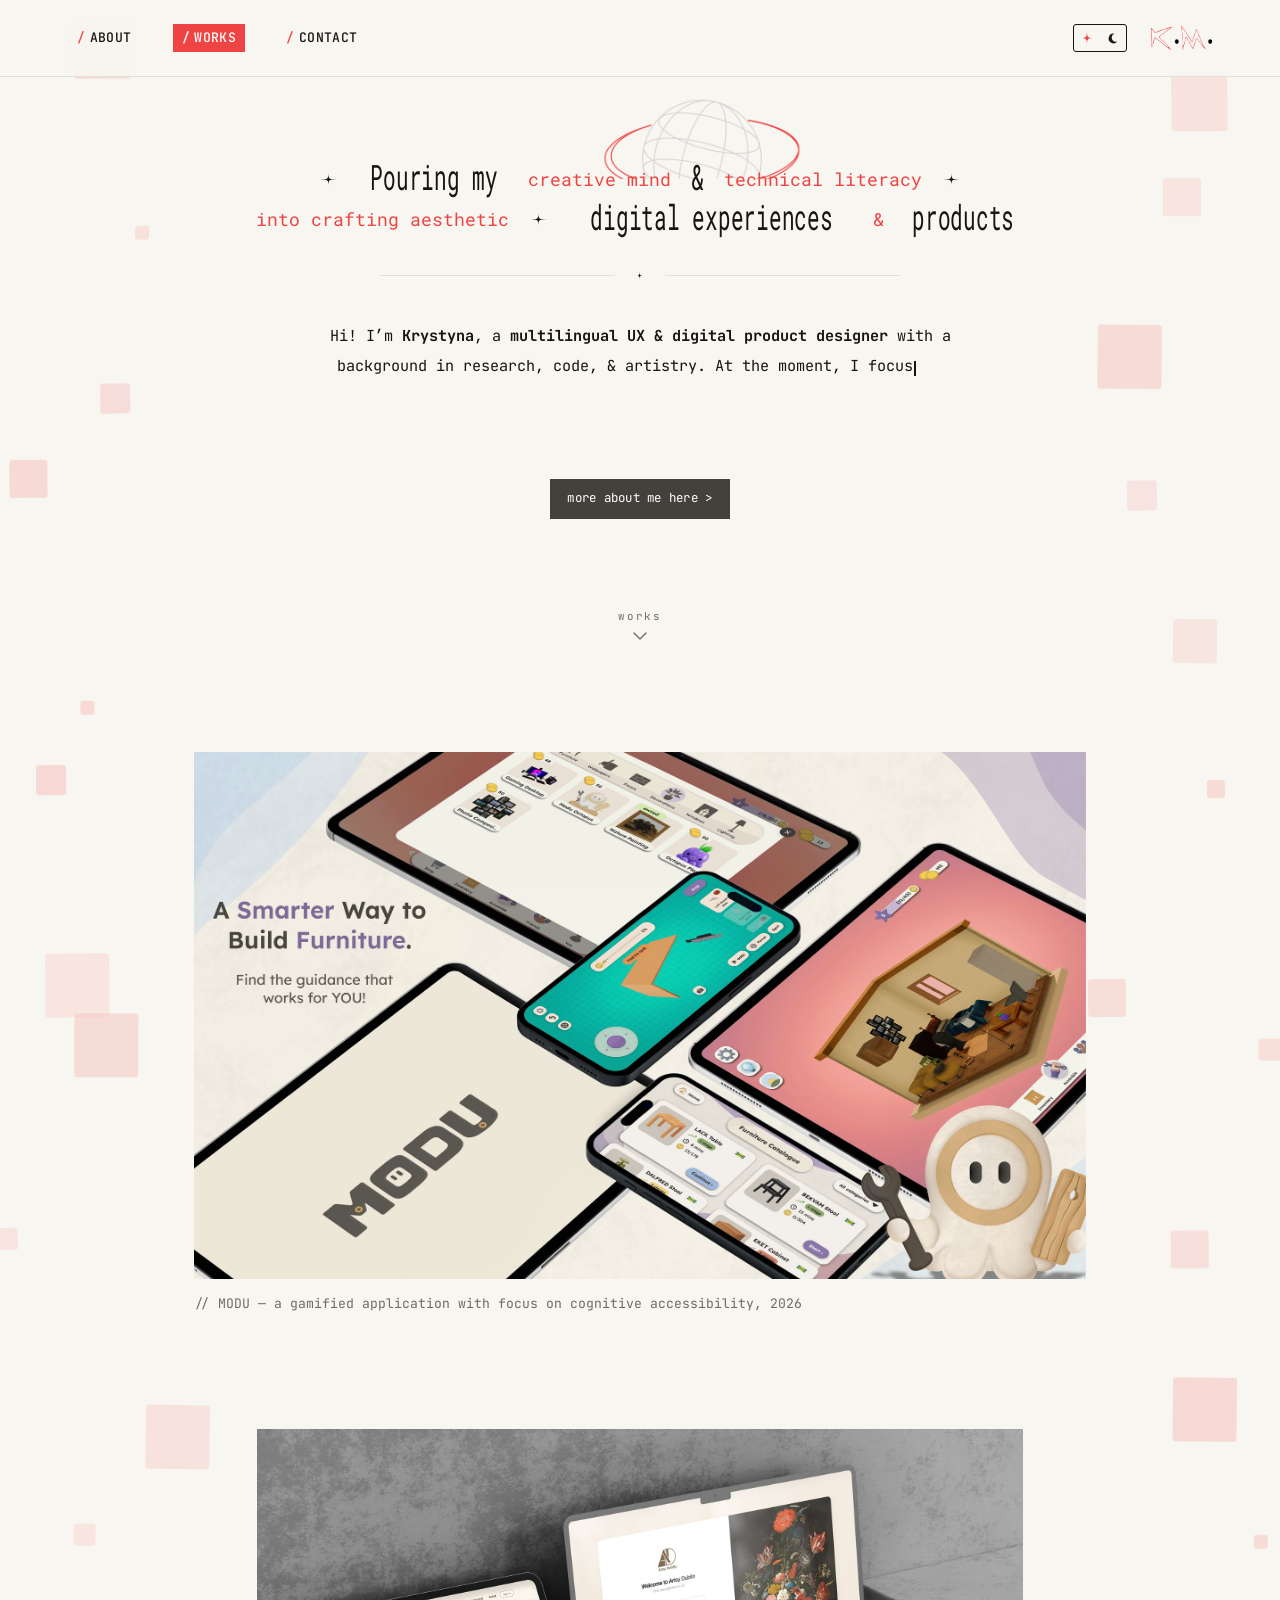
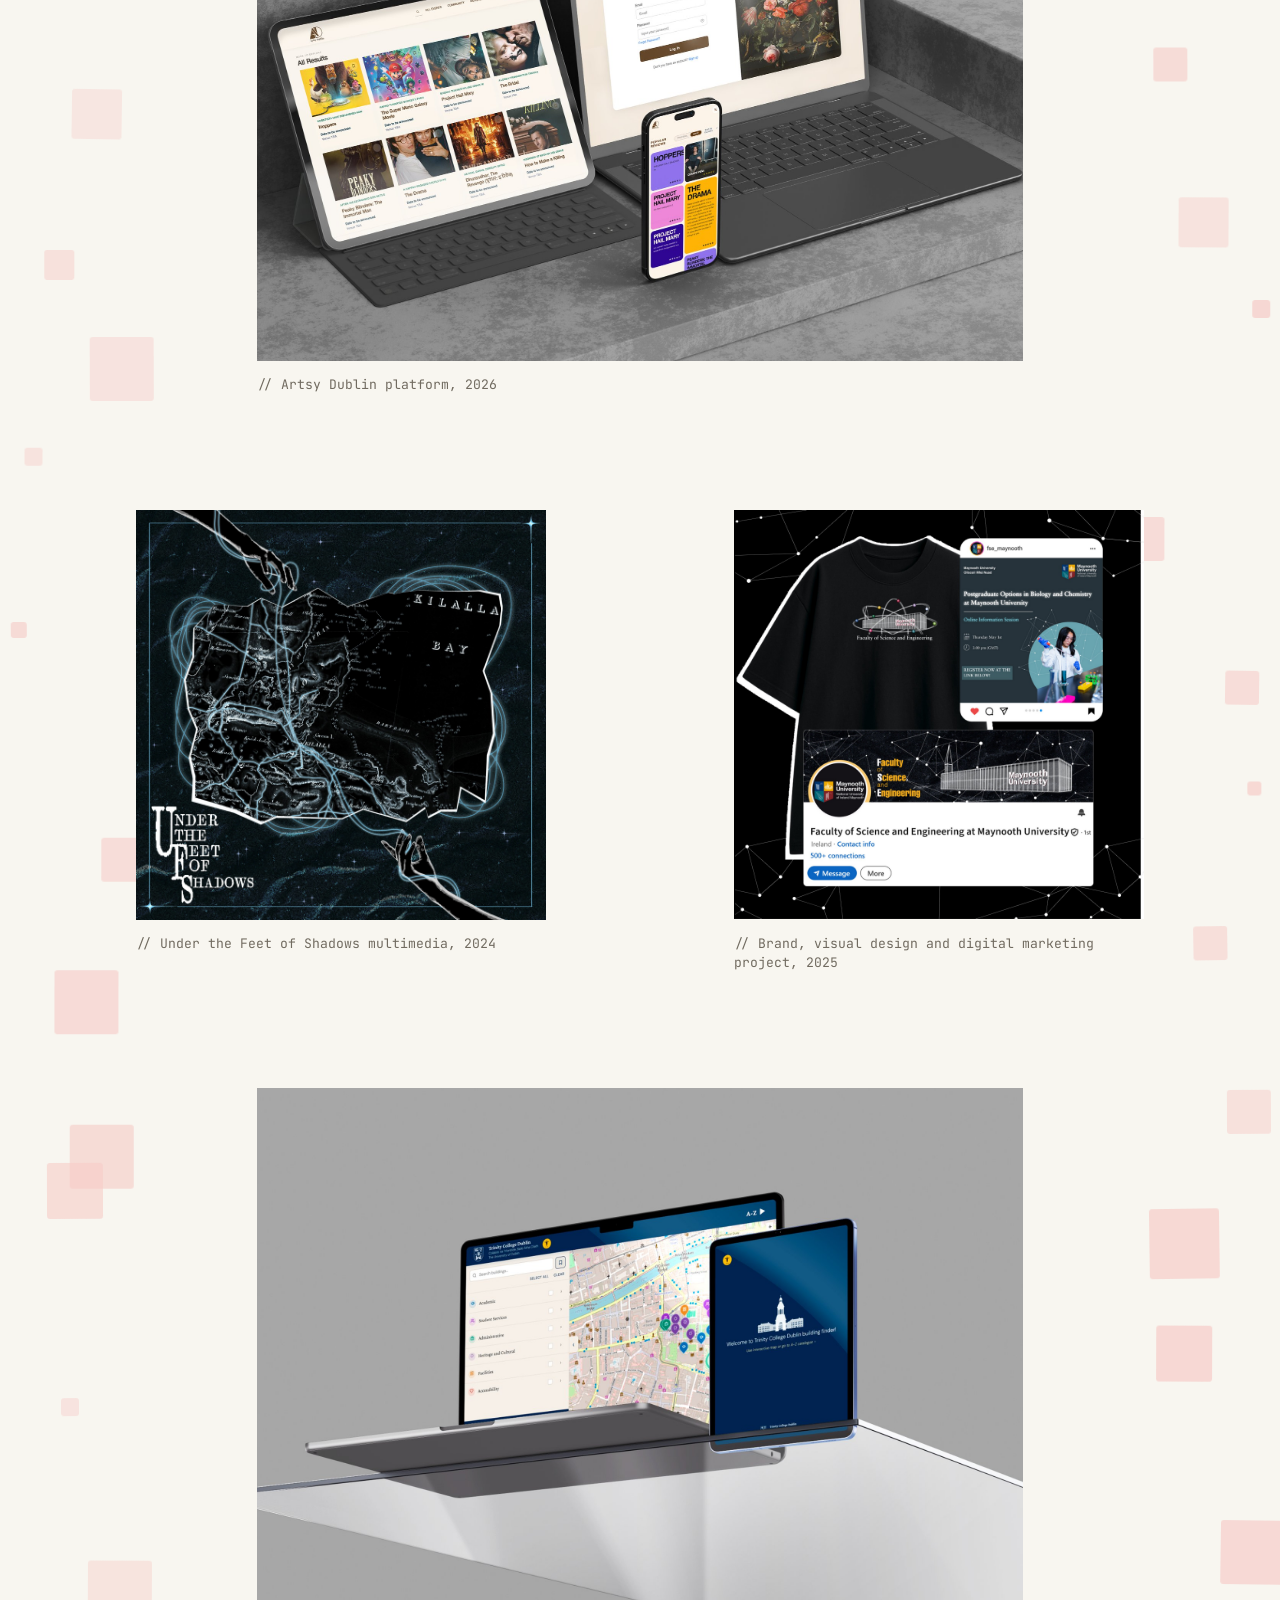
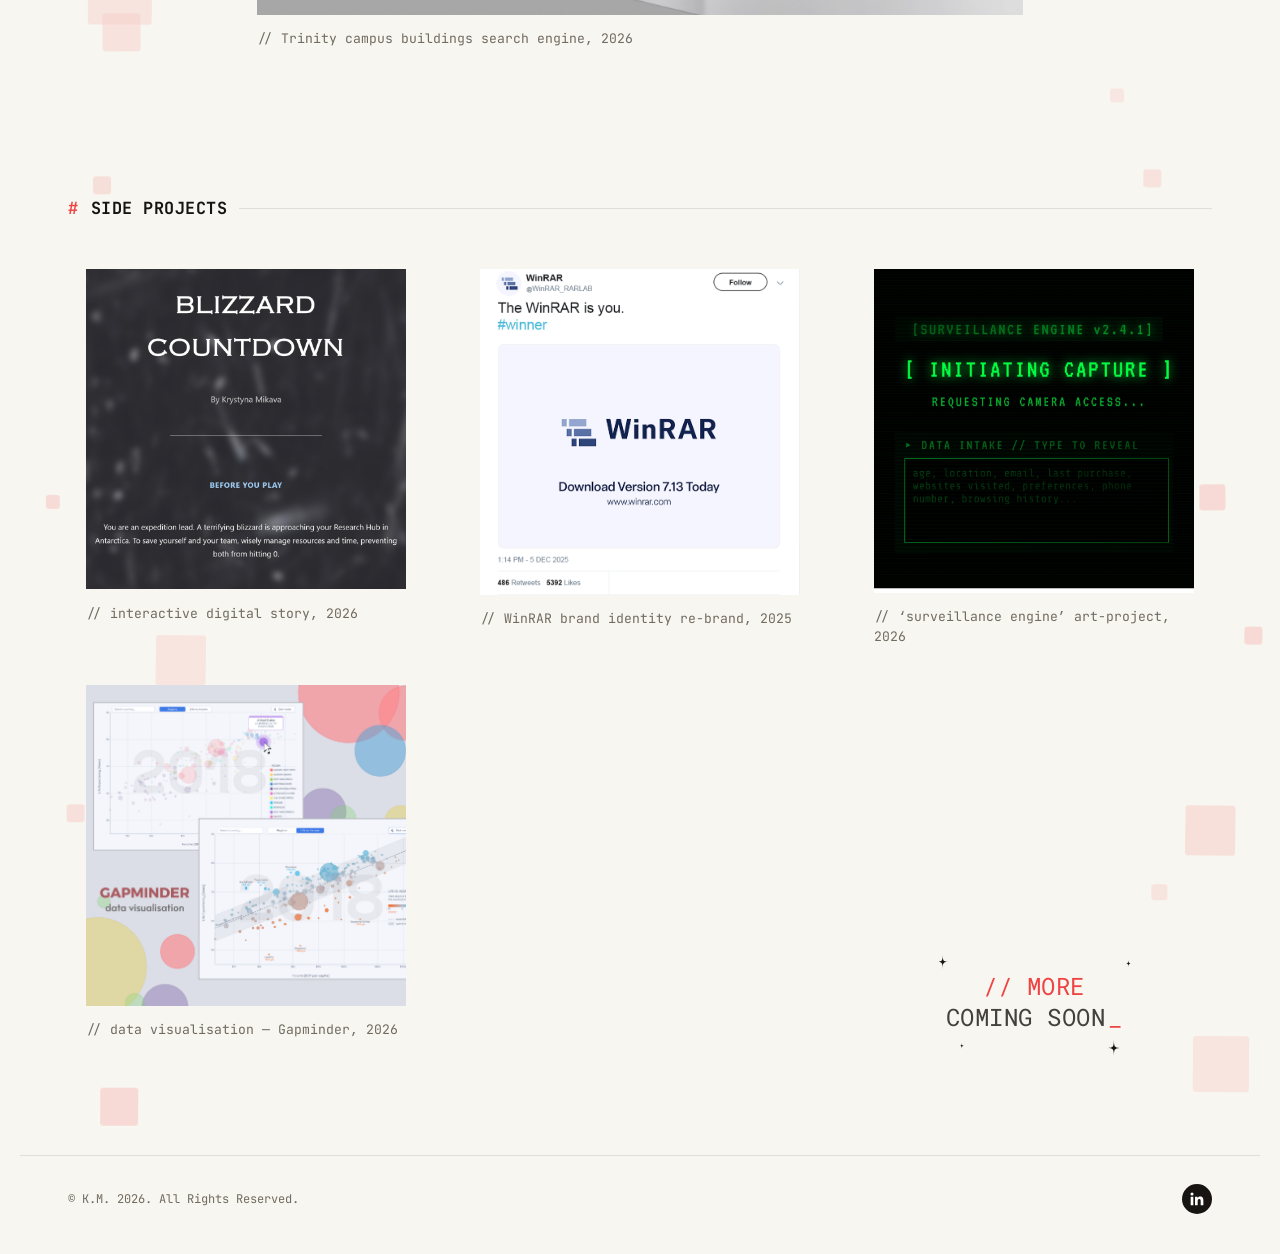
<file: index.html>
<!DOCTYPE html>
<html lang="en">
<head>
  <meta charset="UTF-8">
  <meta name="viewport" content="width=device-width, initial-scale=1.0">
  <script>(function(){try{var t=localStorage.getItem('theme');if(t!=='dark'&&t!=='light'){t='light'}document.documentElement.setAttribute('data-theme',t)}catch(e){}})();</script>
  <title>K.M. — Digital Product Designer Portfolio</title>
  <meta name="description" content="Hi! I'm Krystyna, a multilingual UX & digital product designer with a background in research, code, & artistry. At the moment, I focus on accessible interface & interaction design, user experience research, & AI-assisted design.">

  <!-- Fonts: JetBrains Mono (primary UI/body typeface) + Caveat (decorative script accents in the hero headline) -->
  <link rel="preconnect" href="https://fonts.googleapis.com">
  <link rel="preconnect" href="https://fonts.gstatic.com" crossorigin>
  <link href="https://fonts.googleapis.com/css2?family=JetBrains+Mono:ital,wght@0,300;0,400;0,500;0,600;0,700;0,800;1,400;1,500&family=Roboto+Mono:wght@400;500;600;700;800&display=swap" rel="stylesheet">

  <link rel="stylesheet" href="css/style.css?v=20">
</head>
<body>
<script src="js/page-loader.js"></script>
<div class="decorations" aria-hidden="true" id="decorations">
    <span class="decoration decoration--left" style="--top:1.0%; --offset:5.4%; --size:56px; --opacity:0.6;" data-response="0.04"></span>
    <span class="decoration decoration--right" style="--top:1.8%; --offset:3.7%; --size:56px; --opacity:0.46;" data-response="0.035"></span>
    <span class="decoration decoration--right" style="--top:4.9%; --offset:7.0%; --size:38px; --opacity:0.4;" data-response="0.038"></span>
    <span class="decoration decoration--left" style="--top:5.2%; --offset:10.2%; --size:14px; --opacity:0.49;" data-response="0.022"></span>
    <span class="decoration decoration--right" style="--top:7.5%; --offset:10.0%; --size:64px; --opacity:0.64;" data-response="0.032"></span>
    <span class="decoration decoration--left" style="--top:8.6%; --offset:10.1%; --size:30px; --opacity:0.57;" data-response="0.061"></span>
    <span class="decoration decoration--left" style="--top:10.8%; --offset:1.1%; --size:38px; --opacity:0.65;" data-response="0.025"></span>
    <span class="decoration decoration--right" style="--top:11.2%; --offset:7.5%; --size:30px; --opacity:0.44;" data-response="0.053"></span>
    <span class="decoration decoration--right" style="--top:14.2%; --offset:7.6%; --size:44px; --opacity:0.41;" data-response="0.072"></span>
    <span class="decoration decoration--left" style="--top:15.1%; --offset:6.6%; --size:14px; --opacity:0.65;" data-response="0.049"></span>
    <span class="decoration decoration--right" style="--top:17.9%; --offset:1.5%; --size:18px; --opacity:0.64;" data-response="0.074"></span>
    <span class="decoration decoration--left" style="--top:18.3%; --offset:3.9%; --size:30px; --opacity:0.69;" data-response="0.052"></span>
    <span class="decoration decoration--left" style="--top:21.6%; --offset:4.6%; --size:64px; --opacity:0.4;" data-response="0.037"></span>
    <span class="decoration decoration--right" style="--top:21.7%; --offset:9.4%; --size:38px; --opacity:0.56;" data-response="0.076"></span>
    <span class="decoration decoration--left" style="--top:24.1%; --offset:4.0%; --size:64px; --opacity:0.62;" data-response="0.075"></span>
    <span class="decoration decoration--right" style="--top:24.6%; --offset:1.3%; --size:22px; --opacity:0.54;" data-response="0.051"></span>
    <span class="decoration decoration--right" style="--top:28.1%; --offset:5.8%; --size:38px; --opacity:0.5;" data-response="0.025"></span>
    <span class="decoration decoration--left" style="--top:28.4%; --offset:2.6%; --size:22px; --opacity:0.44;" data-response="0.056"></span>
    <span class="decoration decoration--right" style="--top:31.0%; --offset:5.1%; --size:64px; --opacity:0.65;" data-response="0.063"></span>
    <span class="decoration decoration--left" style="--top:31.2%; --offset:9.4%; --size:64px; --opacity:0.47;" data-response="0.063"></span>
    <span class="decoration decoration--right" style="--top:34.7%; --offset:4.4%; --size:14px; --opacity:0.63;" data-response="0.072"></span>
    <span class="decoration decoration--left" style="--top:35.1%; --offset:4.7%; --size:22px; --opacity:0.4;" data-response="0.041"></span>
    <span class="decoration decoration--left" style="--top:38.1%; --offset:3.2%; --size:50px; --opacity:0.37;" data-response="0.07"></span>
    <span class="decoration decoration--right" style="--top:38.6%; --offset:6.3%; --size:34px; --opacity:0.61;" data-response="0.04"></span>
    <span class="decoration decoration--right" style="--top:41.2%; --offset:5.8%; --size:50px; --opacity:0.45;" data-response="0.025"></span>
    <span class="decoration decoration--left" style="--top:41.7%; --offset:3.6%; --size:30px; --opacity:0.51;" data-response="0.063"></span>
    <span class="decoration decoration--right" style="--top:44.4%; --offset:1.5%; --size:18px; --opacity:0.71;" data-response="0.072"></span>
    <span class="decoration decoration--left" style="--top:45.0%; --offset:8.1%; --size:64px; --opacity:0.44;" data-response="0.035"></span>
    <span class="decoration decoration--left" style="--top:47.8%; --offset:1.3%; --size:18px; --opacity:0.45;" data-response="0.068"></span>
    <span class="decoration decoration--right" style="--top:48.2%; --offset:8.7%; --size:44px; --opacity:0.59;" data-response="0.02"></span>
    <span class="decoration decoration--left" style="--top:51.6%; --offset:3.3%; --size:16px; --opacity:0.64;" data-response="0.059"></span>
    <span class="decoration decoration--right" style="--top:51.8%; --offset:5.2%; --size:34px; --opacity:0.57;" data-response="0.078"></span>
    <span class="decoration decoration--right" style="--top:54.1%; --offset:2.3%; --size:14px; --opacity:0.68;" data-response="0.03"></span>
    <span class="decoration decoration--left" style="--top:55.2%; --offset:7.2%; --size:44px; --opacity:0.58;" data-response="0.053"></span>
    <span class="decoration decoration--right" style="--top:58.2%; --offset:2.6%; --size:34px; --opacity:0.54;" data-response="0.047"></span>
    <span class="decoration decoration--left" style="--top:58.5%; --offset:4.1%; --size:64px; --opacity:0.63;" data-response="0.03"></span>
    <span class="decoration decoration--right" style="--top:61.5%; --offset:1.1%; --size:44px; --opacity:0.49;" data-response="0.029"></span>
    <span class="decoration decoration--left" style="--top:61.8%; --offset:5.8%; --size:64px; --opacity:0.62;" data-response="0.055"></span>
    <span class="decoration decoration--left" style="--top:64.2%; --offset:2.5%; --size:56px; --opacity:0.6;" data-response="0.064"></span>
    <span class="decoration decoration--right" style="--top:64.8%; --offset:4.1%; --size:70px; --opacity:0.68;" data-response="0.046"></span>
    <span class="decoration decoration--right" style="--top:68.0%; --offset:7.0%; --size:56px; --opacity:0.7;" data-response="0.074"></span>
    <span class="decoration decoration--left" style="--top:68.2%; --offset:5.7%; --size:18px; --opacity:0.44;" data-response="0.032"></span>
    <span class="decoration decoration--right" style="--top:71.6%; --offset:1.9%; --size:64px; --opacity:0.67;" data-response="0.044"></span>
    <span class="decoration decoration--left" style="--top:71.8%; --offset:5.4%; --size:64px; --opacity:0.43;" data-response="0.045"></span>
    <span class="decoration decoration--left" style="--top:74.4%; --offset:8.8%; --size:38px; --opacity:0.47;" data-response="0.03"></span>
    <span class="decoration decoration--right" style="--top:75.1%; --offset:10.4%; --size:14px; --opacity:0.37;" data-response="0.051"></span>
    <span class="decoration decoration--left" style="--top:77.5%; --offset:9.9%; --size:18px; --opacity:0.55;" data-response="0.054"></span>
    <span class="decoration decoration--right" style="--top:77.7%; --offset:9.6%; --size:18px; --opacity:0.47;" data-response="0.034"></span>
    <span class="decoration decoration--right" style="--top:80.9%; --offset:9.1%; --size:38px; --opacity:0.37;" data-response="0.042"></span>
    <span class="decoration decoration--left" style="--top:81.6%; --offset:7.5%; --size:70px; --opacity:0.36;" data-response="0.074"></span>
    <span class="decoration decoration--right" style="--top:84.3%; --offset:3.2%; --size:26px; --opacity:0.66;" data-response="0.032"></span>
    <span class="decoration decoration--left" style="--top:84.8%; --offset:3.6%; --size:14px; --opacity:0.61;" data-response="0.037"></span>
    <span class="decoration decoration--right" style="--top:88.1%; --offset:4.1%; --size:18px; --opacity:0.65;" data-response="0.061"></span>
    <span class="decoration decoration--left" style="--top:88.6%; --offset:9.4%; --size:50px; --opacity:0.4;" data-response="0.059"></span>
    <span class="decoration decoration--left" style="--top:91.0%; --offset:4.9%; --size:18px; --opacity:0.5;" data-response="0.056"></span>
    <span class="decoration decoration--right" style="--top:91.0%; --offset:6.0%; --size:50px; --opacity:0.54;" data-response="0.071"></span>
    <span class="decoration decoration--left" style="--top:94.2%; --offset:10.4%; --size:44px; --opacity:0.69;" data-response="0.034"></span>
    <span class="decoration decoration--right" style="--top:94.6%; --offset:9.8%; --size:16px; --opacity:0.43;" data-response="0.068"></span>
    <span class="decoration decoration--right" style="--top:98.0%; --offset:1.2%; --size:56px; --opacity:0.39;" data-response="0.04"></span>
    <span class="decoration decoration--left" style="--top:98.1%; --offset:8.7%; --size:38px; --opacity:0.65;" data-response="0.021"></span>
  </div>

  <a class="skip-link" href="#main-content">Skip to main content</a>

  <header class="site-header" id="site-header">
    <div class="site-header__inner">
      <nav class="primary-nav" aria-label="Primary">
        <button class="nav-toggle" id="nav-toggle" aria-expanded="false" aria-controls="primary-nav-list">
          <span class="nav-toggle__bar"></span>
          <span class="nav-toggle__bar"></span>
          <span class="nav-toggle__bar"></span>
          <span class="sr-only">Menu</span>
        </button>
        <ul class="primary-nav__list" id="primary-nav-list">
          <li><a class="nav-link" href="about.html"><span class="nav-link__slash">/</span> <span class="nav-link__label" data-text="ABOUT">ABOUT</span></a></li>
          <li><a class="nav-link nav-link--active" href="#works" aria-current="page"><span class="nav-link__slash">/</span> <span class="nav-link__label" data-text="WORKS">WORKS</span></a></li>
          <li><a class="nav-link" href="contact.html"><span class="nav-link__slash">/</span> <span class="nav-link__label" data-text="CONTACT">CONTACT</span></a></li>
        </ul>
      </nav>

      <div class="site-header__end">
        <button class="theme-toggle" type="button" role="switch" aria-checked="false" aria-label="Night mode" title="Night mode">
          <span class="theme-toggle__icon theme-toggle__icon--sun" aria-hidden="true"><svg viewBox="0 0 16 16" fill="currentColor" stroke="currentColor" stroke-width="1.3" stroke-linecap="round"><circle cx="8" cy="8" r="2.8" stroke="none"/><path d="M8 1.4v1.6M8 13v1.6M1.4 8H3M13 8h1.6M3.3 3.3l1.1 1.1M11.6 11.6l1.1 1.1M3.3 12.7l1.1-1.1M11.6 4.4l1.1-1.1"/></svg></span>
          <span class="theme-toggle__icon theme-toggle__icon--moon" aria-hidden="true"><svg viewBox="0 0 16 16" fill="currentColor"><path d="M10.4 2.1a6 6 0 1 0 3.5 9.7A5.1 5.1 0 0 1 10.4 2.1z"/></svg></span>
          <span class="theme-toggle__knob" aria-hidden="true"><svg><use href="#icon-sparkle"></use></svg></span>
        </button>
        <a class="logo" href="index.html" aria-label="K.M. — home">
        <img src="assets/images/K.M..png" alt="" width="72" height="24">
      </a>
      </div>
    </div>
  </header>

  <main id="main-content">

    <!-- ============ HERO ============ -->
    <section class="hero" aria-label="Introduction">
     <!-- reusable sparkle icon, referenced via <use> below -->
      <svg width="0" height="0" style="position:absolute" aria-hidden="true">
  <symbol id="icon-sparkle" viewBox="0 0 200 200">
    <path fill="currentColor" d="M100,4 C100,100 100,100 196,100 C100,100 100,100 100,196 C100,100 100,100 4,100 C100,100 100,100 100,4 Z"/>
  </symbol>
</svg>

      <h1 class="hero__heading">
        <span class="hero__heading-globe" aria-hidden="true">
          <img src="assets/images/globe.png" alt="" width="230" height="230">
        </span>
        <span class="heading-row">
          <span class="heading-sparkle" aria-hidden="true"><svg><use href="#icon-sparkle"></use></svg></span>
          <span class="heading-stretched">Pouring my</span>
          <span class="heading-accent">creative mind</span>
          <span class="heading-stretched">&amp;</span>
          <span class="heading-accent">technical literacy</span>
          <span class="heading-sparkle" aria-hidden="true"><svg><use href="#icon-sparkle"></use></svg></span>
        </span>
        <span class="heading-row">
          <span class="heading-accent">into crafting aesthetic</span>
          <span class="heading-sparkle" aria-hidden="true"><svg><use href="#icon-sparkle"></use></svg></span>
          <span class="heading-stretched heading-stretched--lg">digital experiences</span>
          <span class="heading-accent">&amp;</span>
          <span class="heading-stretched">products</span>
        </span>
      </h1>

      <div class="hero__globe" aria-hidden="true">
        <svg viewBox="0 0 120 120" width="90" height="90" fill="none" xmlns="http://www.w3.org/2000/svg">
          <circle cx="60" cy="60" r="46" stroke="#EF4444" stroke-width="1"/>
          <ellipse cx="60" cy="60" rx="46" ry="18" stroke="#EF4444" stroke-width="1"/>
          <ellipse cx="60" cy="60" rx="46" ry="30" stroke="#EF4444" stroke-width="1"/>
          <ellipse cx="60" cy="60" rx="18" ry="46" stroke="#EF4444" stroke-width="1"/>
          <ellipse cx="60" cy="60" rx="30" ry="46" stroke="#EF4444" stroke-width="1"/>
          <line x1="14" y1="60" x2="106" y2="60" stroke="#EF4444" stroke-width="1"/>
          <line x1="60" y1="14" x2="60" y2="106" stroke="#EF4444" stroke-width="1"/>
        </svg>
      </div>

     <div class="hero__divider" role="presentation">
  <span class="hero__divider-line"></span>
  <span class="heading-sparkle" aria-hidden="true"><svg><use href="#icon-sparkle"></use></svg></span>
  <span class="hero__divider-line"></span>
</div>

      <p class="hero__bio" id="bio-text">Hi! I&rsquo;m <strong>Krystyna</strong>, a <strong>multilingual UX &amp; digital product designer</strong> with a background in research, code, &amp; artistry. At the moment, I focus on <mark>accessible interface &amp; interaction design</mark>, <mark>user experience research</mark>, &amp; <mark>AI-assisted design</mark>.</p>

      <a class="btn-more" href="about.html">
        <span class="btn-more__rect">
          <span class="btn-more__text">more about me here</span>
          <span class="btn-more__arrow" aria-hidden="true">&gt;</span>
        </span>
      </a>

      <a class="scroll-cue" href="#works" aria-label="Scroll to works">
        <span class="scroll-cue__label">works</span>
        <svg class="scroll-cue__chevron" width="14" height="8" viewBox="0 0 14 8" aria-hidden="true">
          <path d="M1 1L7 7L13 1" stroke="currentColor" stroke-width="1.4" fill="none" stroke-linecap="round" stroke-linejoin="round"/>
        </svg>
      </a>
    </section>

    <!-- ============ WORKS ============ -->
    <section class="works" id="works" aria-label="Selected works">

      <!-- Featured / full-width project — wider than the standard feature
           frame, spanning the same edge-to-edge width as the two-column
           row below it -->
      <article class="project project--feature project--feature-wide">
        <a class="project__link" href="works/modu.html" aria-describedby="p0-caption">
          <span class="project__frame">
            <span class="project__corner project__corner--tl" aria-hidden="true"></span>
            <span class="project__corner project__corner--br" aria-hidden="true"></span>
            <span class="project__media">
              <span class="project__tag" aria-hidden="true">UI/UX, cognitive accessibility, product design, gamification</span>
              <img src="assets/images/modu-prev.png" alt="MODU gamified furniture-building app shown across tablet and phone mockups" loading="lazy">
            </span>
          </span>
        </a>
        <p class="project__caption" id="p0-caption">// MODU &mdash; a gamified application with focus on cognitive accessibility, 2026</p>
      </article>

      <!-- Featured / full-width project -->
      <article class="project project--feature">
        <a class="project__link" href="works/artsy-dublin.html" aria-describedby="p1-caption">
          <span class="project__frame">
            <span class="project__corner project__corner--tl" aria-hidden="true"></span>
            <span class="project__corner project__corner--br" aria-hidden="true"></span>
            <span class="project__media">
              <span class="project__tag" aria-hidden="true">UX/UI, user-user interaction, server-side platform development (backend), React</span>
              <img src="assets/images/artsy.d.jpg" alt="Artsy Dublin platform shown across laptop, tablet and phone mockups" loading="lazy">
            </span>
          </span>
        </a>
        <p class="project__caption" id="p1-caption">// Artsy Dublin platform, 2026</p>
      </article>

      <!-- Two-column row -->
      <div class="works__grid">
        <article class="project">
          <a class="project__link" href="works/under-the-feet-of-shadows.html" aria-describedby="p2-caption">
            <span class="project__frame">
              <span class="project__corner project__corner--tl" aria-hidden="true"></span>
              <span class="project__corner project__corner--br" aria-hidden="true"></span>
              <span class="project__media project__media--square">
                <span class="project__tag" aria-hidden="true">digital media design, print design, multimedia installation &amp; research project</span>
                <img src="assets/images/for.spur.148x148.jpg" alt="Under the Feet of Shadows — multimedia project artwork" loading="lazy">
              </span>
            </span>
          </a>
          <p class="project__caption" id="p2-caption">// Under the Feet of Shadows multimedia, 2024</p>
        </article>

        <article class="project">
          <a class="project__link" href="works/brand-design-marketing.html" aria-describedby="p3-caption">
            <span class="project__frame">
              <span class="project__corner project__corner--tl" aria-hidden="true"></span>
              <span class="project__corner project__corner--br" aria-hidden="true"></span>
              <span class="project__media project__media--square">
                <span class="project__tag" aria-hidden="true">brand, reusable digital assets &amp; logo design, audience &amp; user research</span>
                <img src="assets/images/fse.jpg" alt="Brand, visual design and digital marketing project mockups" loading="lazy">
              </span>
            </span>
          </a>
          <p class="project__caption" id="p3-caption">// Brand, visual design and digital marketing project, 2025</p>
        </article>
      </div>

      <!-- Full-width -->
      <article class="project project--feature">
        <a class="project__link" href="works/trinity-campus-search.html" aria-describedby="p4-caption">
          <span class="project__frame">
            <span class="project__corner project__corner--tl" aria-hidden="true"></span>
            <span class="project__corner project__corner--br" aria-hidden="true"></span>
            <span class="project__media">
              <span class="project__tag" aria-hidden="true">UX/UI, re-brand design, WCAG accessibility &amp; frontend</span>
              <img src="assets/images/tcd.map.jpg" alt="Trinity campus buildings search engine on laptop and tablet" loading="lazy">
            </span>
          </span>
        </a>
        <p class="project__caption" id="p4-caption">// Trinity campus buildings search engine, 2026</p>
      </article>

      <!-- ============ SIDE PROJECTS (three per row) ============ -->
      <h2 class="works__side-heading" id="side-projects-title">
        <span class="works__side-heading__hash">#</span>
        <span>SIDE PROJECTS</span>
        <span class="works__side-heading__line" aria-hidden="true"></span>
      </h2>

      <div class="works__grid works__grid--three" role="group" aria-labelledby="side-projects-title">
        <article class="project">
          <a class="project__link" href="works/blizzard-countdown.html" aria-describedby="p5-caption">
            <span class="project__frame">
              <span class="project__corner project__corner--tl" aria-hidden="true"></span>
              <span class="project__corner project__corner--br" aria-hidden="true"></span>
              <span class="project__media">
                <span class="project__tag" aria-hidden="true">interaction design, digital narration, JavaScript</span>
                <img src="assets/images/blizzard.cd.jpg" alt="Blizzard Countdown interactive digital story interface" loading="lazy">
              </span>
            </span>
          </a>
          <p class="project__caption" id="p5-caption">// interactive digital story, 2026</p>
        </article>

        <article class="project">
          <a class="project__link" href="works/winrar-rebrand.html" aria-describedby="p7-caption">
            <span class="project__frame">
              <span class="project__corner project__corner--tl" aria-hidden="true"></span>
              <span class="project__corner project__corner--br" aria-hidden="true"></span>
              <span class="project__media">
                <span class="project__tag" aria-hidden="true">graphic design &amp; design research</span>
                <img src="assets/images/side1.png" alt="WinRAR brand identity re-brand, social post mockup" loading="lazy">
              </span>
            </span>
          </a>
          <p class="project__caption" id="p7-caption">// WinRAR brand identity re-brand, 2025</p>
        </article>

        <article class="project">
          <a class="project__link" href="works/surveillance-engine.html" aria-describedby="p6-caption">
            <span class="project__frame">
              <span class="project__corner project__corner--tl" aria-hidden="true"></span>
              <span class="project__corner project__corner--br" aria-hidden="true"></span>
              <span class="project__media">
                <span class="project__tag" aria-hidden="true">interaction design, p5js, interactive graphics, JS, creative coding</span>
                <img src="assets/images/surveillance.jpg" alt="'Surveillance engine' generative art project terminal interface" loading="lazy">
              </span>
            </span>
          </a>
          <p class="project__caption" id="p6-caption">// &lsquo;surveillance engine&rsquo; art-project, 2026</p>
        </article>

        <article class="project">
          <a class="project__link" href="works/data-viz-gapminder.html" aria-describedby="p8-caption">
            <span class="project__frame">
              <span class="project__corner project__corner--tl" aria-hidden="true"></span>
              <span class="project__corner project__corner--br" aria-hidden="true"></span>
              <span class="project__media">
                <span class="project__tag" aria-hidden="true">interactive design, accessibility, data visualisation, p5.js</span>
                <img src="assets/images/side2.png" alt="Gapminder data visualisation, two views of the 2018 bubble chart" loading="lazy">
              </span>
            </span>
          </a>
          <p class="project__caption" id="p8-caption">// data visualisation &mdash; Gapminder, 2026</p>
        </article>

        <div class="works__soon" role="note">
          <span class="works__soon__box">
            <span class="works__soon__text">
              <span class="works__soon__star works__soon__star--1" aria-hidden="true"><svg><use href="#icon-sparkle"></use></svg></span>
              <span class="works__soon__star works__soon__star--2" aria-hidden="true"><svg><use href="#icon-sparkle"></use></svg></span>
              <span class="works__soon__star works__soon__star--3" aria-hidden="true"><svg><use href="#icon-sparkle"></use></svg></span>
              <span class="works__soon__star works__soon__star--4" aria-hidden="true"><svg><use href="#icon-sparkle"></use></svg></span>
              <span class="works__soon__line works__soon__line--accent">// more</span>
              <span class="works__soon__line">coming soon<span class="works__soon__cursor" aria-hidden="true">_</span></span>
            </span>
          </span>
        </div>
      </div>

    </section>
  </main>

  <footer class="site-footer">
    <p class="site-footer__copy">© K.M. 2026. All Rights Reserved.</p>
    <a class="site-footer__social" href="https://www.linkedin.com/in/krystyna-mikava/" target="_blank" rel="noopener noreferrer" aria-label="Open LinkedIn profile in a new window">
      <svg width="18" height="18" viewBox="0 0 24 24" fill="currentColor" aria-hidden="true">
        <path d="M20.45 20.45h-3.55v-5.57c0-1.33-.02-3.04-1.85-3.04-1.86 0-2.14 1.45-2.14 2.94v5.67H9.36V9h3.41v1.56h.05c.48-.9 1.64-1.85 3.38-1.85 3.61 0 4.28 2.38 4.28 5.47v6.27zM5.34 7.43a2.06 2.06 0 1 1 0-4.12 2.06 2.06 0 0 1 0 4.12zM7.12 20.45H3.56V9h3.56v11.45z"/>
      </svg>
    </a>
  </footer>

  <script src="js/theme.js?v=2" defer></script>

  <script src="js/decorations.js?v=2" defer></script>
  <script src="js/scramble.js" defer></script>
  <script src="js/typewriter.js?v=2" defer></script>
  <script src="js/project-cards.js" defer></script>
  <script src="js/main.js" defer></script>
  <script src="js/mobile-notice.js" defer></script>
</body>
</html>
</file>
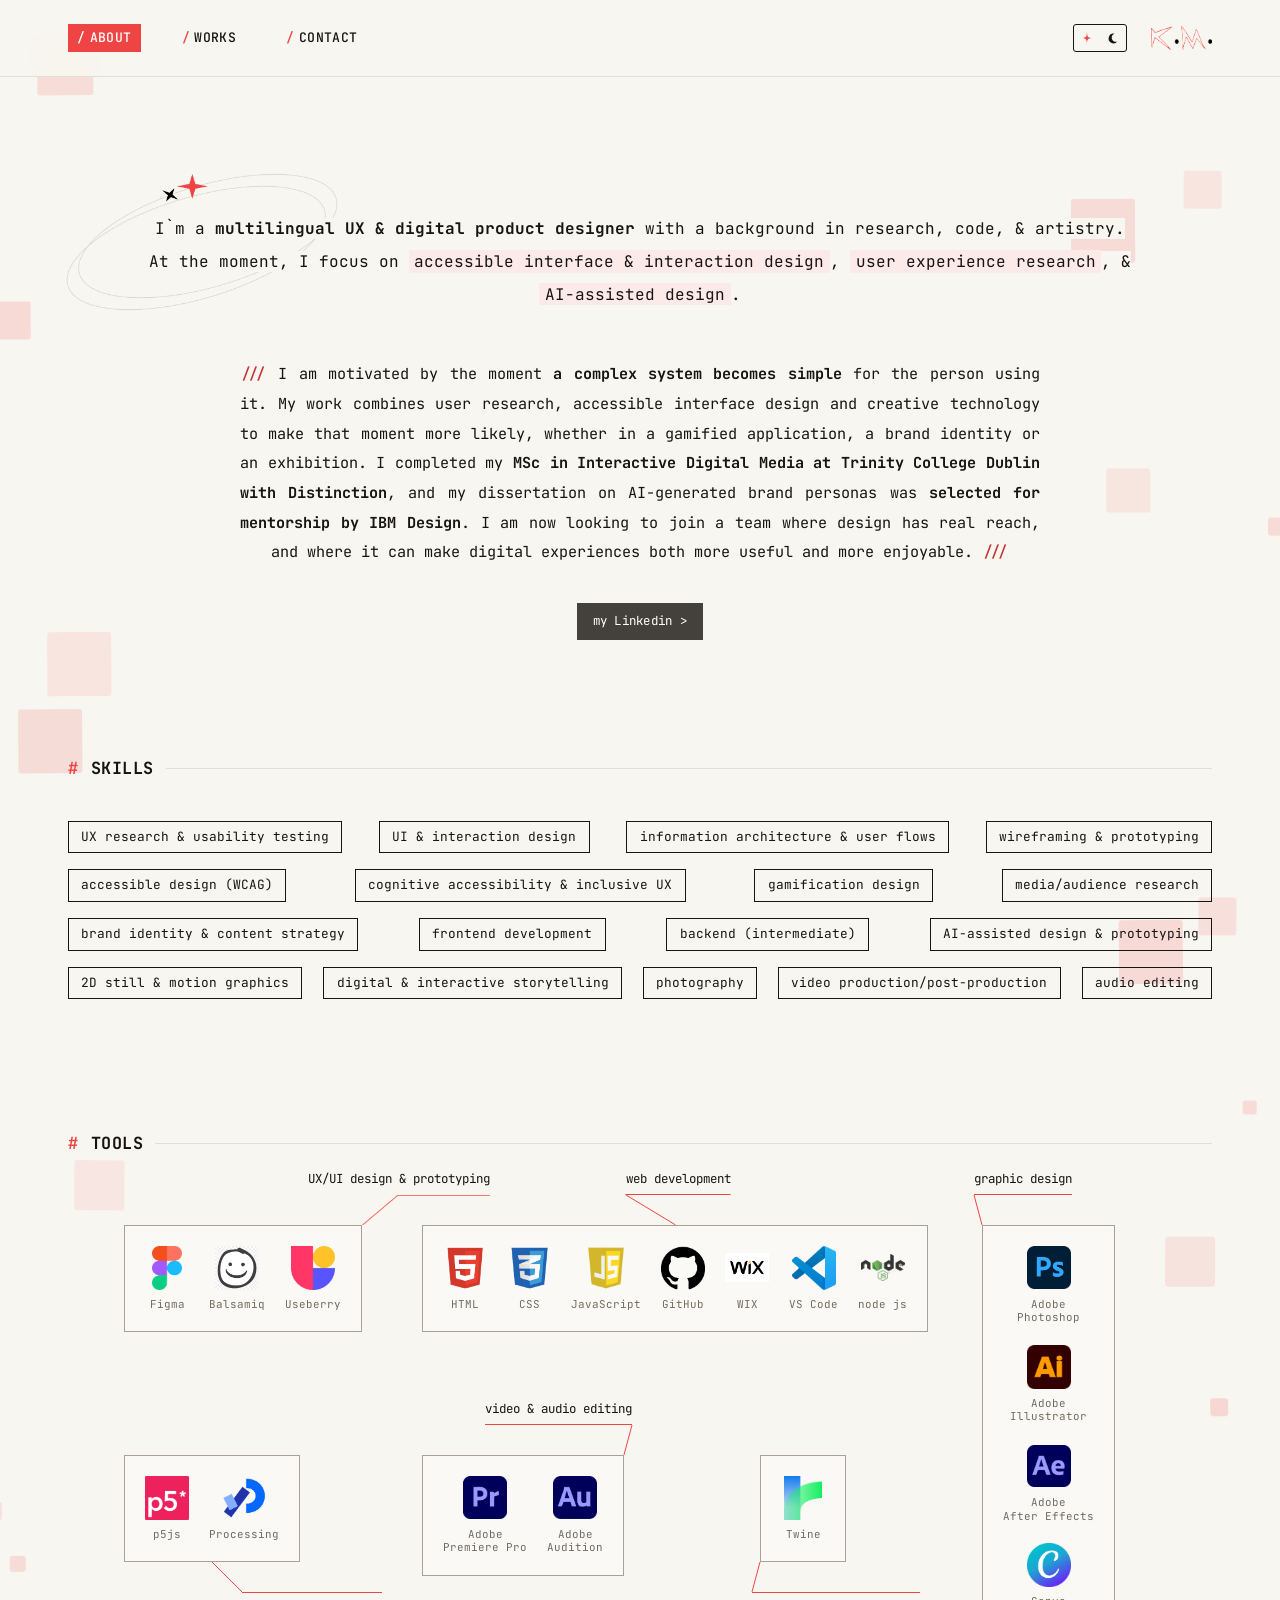
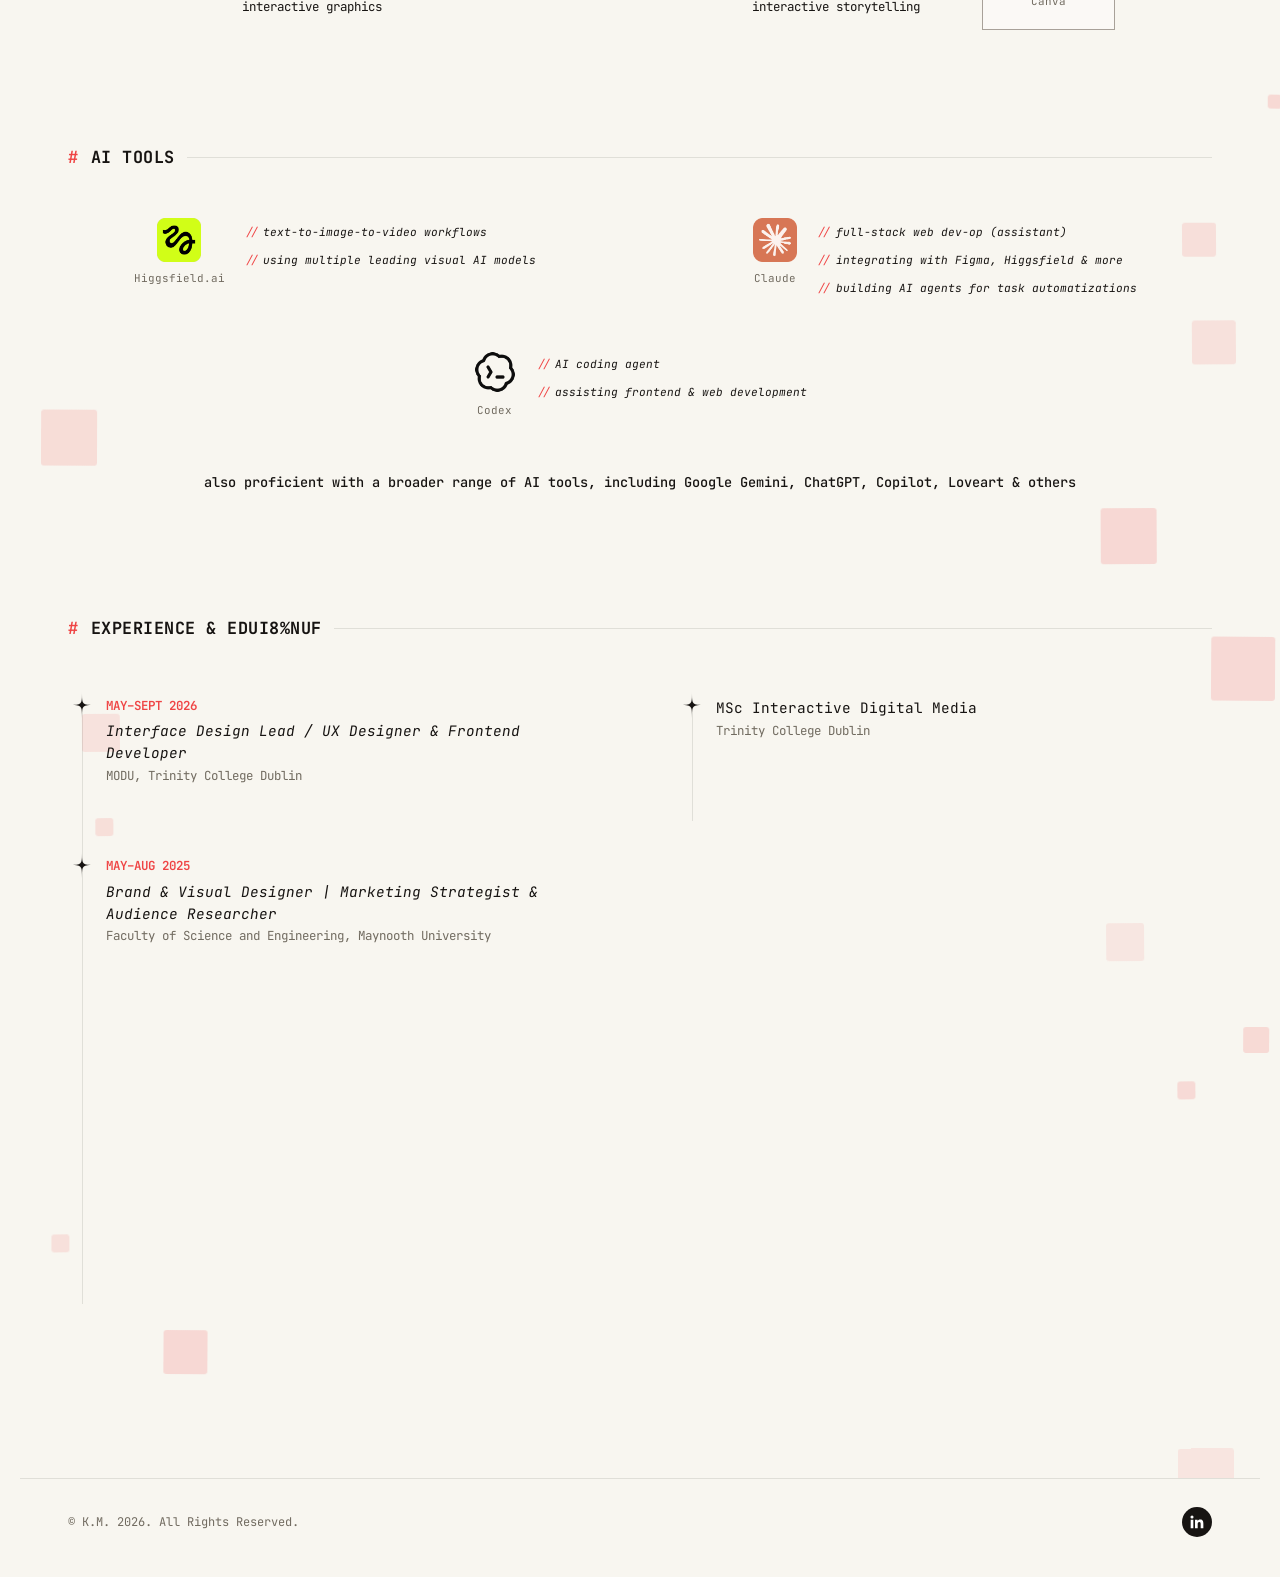
<file: about.html>
<!DOCTYPE html>
<html lang="en">
<head>
  <meta charset="UTF-8">
  <meta name="viewport" content="width=device-width, initial-scale=1.0">
  <script>(function(){try{var t=localStorage.getItem('theme');if(t!=='dark'&&t!=='light'){t='light'}document.documentElement.setAttribute('data-theme',t)}catch(e){}})();</script>
  <title>About — K.M.</title>
  <meta name="description" content="About Krystyna (K.M.) — skills, tools, AI workflow, and experience & education.">

  <link rel="preconnect" href="https://fonts.googleapis.com">
  <link rel="preconnect" href="https://fonts.gstatic.com" crossorigin>
  <link href="https://fonts.googleapis.com/css2?family=JetBrains+Mono:ital,wght@0,300;0,400;0,500;0,600;0,700;0,800;1,400;1,500&family=Roboto+Mono:wght@400;500;600;700;800&display=swap" rel="stylesheet">

  <link rel="stylesheet" href="css/style.css?v=20">
  <link rel="stylesheet" href="css/about.css?v=13">
</head>
<body>
<script src="js/page-loader.js"></script>

  <!-- Decorative floating squares — identical markup/behaviour to index.html -->
<div class="decorations" aria-hidden="true" id="decorations">
    <span class="decoration decoration--left" style="--top:1.0%; --offset:5.4%; --size:56px; --opacity:0.6;" data-response="0.04"></span>
    <span class="decoration decoration--right" style="--top:4.9%; --offset:7.0%; --size:38px; --opacity:0.4;" data-response="0.038"></span>
    <span class="decoration decoration--right" style="--top:7.5%; --offset:10.0%; --size:64px; --opacity:0.64;" data-response="0.032"></span>
    <span class="decoration decoration--left" style="--top:10.8%; --offset:1.1%; --size:38px; --opacity:0.65;" data-response="0.025"></span>
    <span class="decoration decoration--right" style="--top:14.2%; --offset:7.6%; --size:44px; --opacity:0.41;" data-response="0.072"></span>
    <span class="decoration decoration--right" style="--top:17.9%; --offset:1.5%; --size:18px; --opacity:0.64;" data-response="0.074"></span>
    <span class="decoration decoration--left" style="--top:21.6%; --offset:4.6%; --size:64px; --opacity:0.4;" data-response="0.037"></span>
    <span class="decoration decoration--left" style="--top:24.1%; --offset:4.0%; --size:64px; --opacity:0.62;" data-response="0.075"></span>
    <span class="decoration decoration--right" style="--top:28.1%; --offset:5.8%; --size:38px; --opacity:0.5;" data-response="0.025"></span>
    <span class="decoration decoration--right" style="--top:31.0%; --offset:5.1%; --size:64px; --opacity:0.65;" data-response="0.063"></span>
    <span class="decoration decoration--right" style="--top:34.7%; --offset:4.4%; --size:14px; --opacity:0.63;" data-response="0.072"></span>
    <span class="decoration decoration--left" style="--top:38.1%; --offset:3.2%; --size:50px; --opacity:0.37;" data-response="0.07"></span>
    <span class="decoration decoration--right" style="--top:41.2%; --offset:5.8%; --size:50px; --opacity:0.45;" data-response="0.025"></span>
    <span class="decoration decoration--right" style="--top:44.4%; --offset:1.5%; --size:18px; --opacity:0.71;" data-response="0.072"></span>
    <span class="decoration decoration--left" style="--top:47.8%; --offset:1.3%; --size:18px; --opacity:0.45;" data-response="0.068"></span>
    <span class="decoration decoration--left" style="--top:51.6%; --offset:3.3%; --size:16px; --opacity:0.64;" data-response="0.059"></span>
    <span class="decoration decoration--right" style="--top:54.1%; --offset:2.3%; --size:14px; --opacity:0.68;" data-response="0.03"></span>
    <span class="decoration decoration--right" style="--top:58.2%; --offset:2.6%; --size:34px; --opacity:0.54;" data-response="0.047"></span>
    <span class="decoration decoration--right" style="--top:61.5%; --offset:1.1%; --size:44px; --opacity:0.49;" data-response="0.029"></span>
    <span class="decoration decoration--left" style="--top:64.2%; --offset:2.5%; --size:56px; --opacity:0.6;" data-response="0.064"></span>
    <span class="decoration decoration--right" style="--top:68.0%; --offset:7.0%; --size:56px; --opacity:0.7;" data-response="0.074"></span>
    <span class="decoration decoration--right" style="--top:71.6%; --offset:1.9%; --size:64px; --opacity:0.67;" data-response="0.044"></span>
    <span class="decoration decoration--left" style="--top:74.4%; --offset:8.8%; --size:38px; --opacity:0.47;" data-response="0.03"></span>
    <span class="decoration decoration--left" style="--top:77.5%; --offset:9.9%; --size:18px; --opacity:0.55;" data-response="0.054"></span>
    <span class="decoration decoration--right" style="--top:80.9%; --offset:9.1%; --size:38px; --opacity:0.37;" data-response="0.042"></span>
    <span class="decoration decoration--right" style="--top:84.3%; --offset:3.2%; --size:26px; --opacity:0.66;" data-response="0.032"></span>
    <span class="decoration decoration--right" style="--top:88.1%; --offset:4.1%; --size:18px; --opacity:0.65;" data-response="0.061"></span>
    <span class="decoration decoration--left" style="--top:91.0%; --offset:4.9%; --size:18px; --opacity:0.5;" data-response="0.056"></span>
    <span class="decoration decoration--left" style="--top:94.2%; --offset:10.4%; --size:44px; --opacity:0.69;" data-response="0.034"></span>
    <span class="decoration decoration--right" style="--top:98.0%; --offset:1.2%; --size:56px; --opacity:0.39;" data-response="0.04"></span>
  </div>


  <header class="site-header" id="site-header">
    <div class="site-header__inner">
      <nav class="primary-nav" aria-label="Primary">
        <button class="nav-toggle" id="nav-toggle" aria-expanded="false" aria-controls="primary-nav-list">
          <span class="nav-toggle__bar"></span>
          <span class="nav-toggle__bar"></span>
          <span class="nav-toggle__bar"></span>
          <span class="sr-only">Menu</span>
        </button>
        <ul class="primary-nav__list" id="primary-nav-list">
          <li><a class="nav-link nav-link--active" href="about.html" aria-current="page"><span class="nav-link__slash">/</span> <span class="nav-link__label" data-text="ABOUT">ABOUT</span></a></li>
          <li><a class="nav-link" href="index.html"><span class="nav-link__slash">/</span> <span class="nav-link__label" data-text="WORKS">WORKS</span></a></li>
          <li><a class="nav-link" href="contact.html"><span class="nav-link__slash">/</span> <span class="nav-link__label" data-text="CONTACT">CONTACT</span></a></li>
        </ul>
      </nav>

      <div class="site-header__end">
        <button class="theme-toggle" type="button" role="switch" aria-checked="false" aria-label="Night mode" title="Night mode">
          <span class="theme-toggle__icon theme-toggle__icon--sun" aria-hidden="true"><svg viewBox="0 0 16 16" fill="currentColor" stroke="currentColor" stroke-width="1.3" stroke-linecap="round"><circle cx="8" cy="8" r="2.8" stroke="none"/><path d="M8 1.4v1.6M8 13v1.6M1.4 8H3M13 8h1.6M3.3 3.3l1.1 1.1M11.6 11.6l1.1 1.1M3.3 12.7l1.1-1.1M11.6 4.4l1.1-1.1"/></svg></span>
          <span class="theme-toggle__icon theme-toggle__icon--moon" aria-hidden="true"><svg viewBox="0 0 16 16" fill="currentColor"><path d="M10.4 2.1a6 6 0 1 0 3.5 9.7A5.1 5.1 0 0 1 10.4 2.1z"/></svg></span>
          <span class="theme-toggle__knob" aria-hidden="true"><svg><use href="#icon-sparkle"></use></svg></span>
        </button>
        <a class="logo" href="index.html" aria-label="K.M. — home">
        <img src="assets/images/K.M..png" alt="" width="72" height="24">
      </a>
      </div>
    </div>
  </header>

  <!-- reusable sparkle icon, referenced via <use> throughout this page -->
  <svg width="0" height="0" style="position:absolute" aria-hidden="true">
    <symbol id="icon-sparkle" viewBox="0 0 200 200">
      <path fill="currentColor" d="M100,4 C100,100 100,100 196,100 C100,100 100,100 100,196 C100,100 100,100 4,100 C100,100 100,100 100,4 Z"/>
    </symbol>
  </svg>

  <main id="main-content">

    <!-- ============ INTRO / BIO ============ -->
    <section class="about-intro">
      <div class="about-flourish" aria-hidden="true">
        <img src="assets/images/decoration.png" alt="">
      </div>

      <p class="about-bio"><span class="about-bio__text">I&#96;m a <strong>multilingual UX &amp; digital product designer</strong> with a background in research, code, &amp; artistry. At the moment, I focus on <mark>accessible interface &amp; interaction design</mark>, <mark>user experience research</mark>, &amp; <mark>AI-assisted design</mark>.</span></p>
    </section>

    <!-- ============ STORY ============ -->
    <section class="about-story">
      <div class="about-story__row">
        <p class="about-story__text">
          <span class="about-story__marker">///</span>
          I am motivated by the moment <strong>a complex system becomes simple</strong> for the person using it. My work combines user research, accessible interface design and creative technology to make that moment more likely, whether in a gamified application, a brand identity or an exhibition. I completed my <strong>MSc in Interactive Digital Media at Trinity College Dublin with Distinction</strong>, and my dissertation on AI-generated brand personas was <strong>selected for mentorship by IBM Design</strong>. I am now looking to join a team where design has real reach, and where it can make digital experiences both more useful and more enjoyable.
          <span class="about-story__marker">///</span>
        </p>

      </div>


      <div class="about-story__linkedin">
        <a class="about-external-btn" href="https://www.linkedin.com/in/krystyna-mikava/ " target="_blank" rel="noopener noreferrer">
          <span class="about-external-btn__text">my Linkedin</span>
          <span class="about-external-btn__arrow" aria-hidden="true">&gt;</span>
        </a>
      </div>
    </section>

    <!-- ============ SKILLS ============ -->
    <section class="about-section" id="skills">
      <h2 class="section-heading">
        <span class="section-heading__hash">#</span>
        <span class="section-heading__label" data-text="SKILLS">SKILLS</span>
        <span class="section-heading__line"></span>
      </h2>

      <ul class="skills-list">
        <li class="skill-pill">UX research &amp; usability testing</li>
        <li class="skill-pill">UI &amp; interaction design</li>
        <li class="skill-pill">information architecture &amp; user flows</li>
        <li class="skill-pill">wireframing &amp; prototyping</li>
        <li class="skill-pill">accessible design (WCAG)</li>
        <li class="skill-pill">cognitive accessibility &amp; inclusive UX</li>
        <li class="skill-pill">gamification design</li>
        <li class="skill-pill">media/audience research</li>
        <li class="skill-pill">brand identity &amp; content strategy</li>
        <li class="skill-pill">frontend development</li>
        <li class="skill-pill">backend (intermediate)</li>
        <li class="skill-pill">AI-assisted design &amp; prototyping</li>
        <li class="skill-pill">2D still &amp; motion graphics</li>
        <li class="skill-pill">digital &amp; interactive storytelling</li>
        <li class="skill-pill">photography</li>
        <li class="skill-pill">video production/post-production</li>
        <li class="skill-pill">audio editing</li>
      </ul>
    </section>

    <!-- ============ TOOLS ============ -->
    <section class="about-section" id="tools">
      <h2 class="section-heading">
        <span class="section-heading__hash">#</span>
        <span class="section-heading__label" data-text="TOOLS">TOOLS</span>
        <span class="section-heading__line"></span>
      </h2>

      <div class="tools-diagram">

        <div class="tool-group tool-group--figma">
          <div class="tool-group__box tool-group__box--row">
            <div class="tool-group__icon"><img src="assets/images/Figma 2.png" alt="Figma" width="44" height="44"><span class="tool-group__icon-label">Figma</span></div>
            <div class="tool-group__icon"><img src="assets/images/balsamiq.png" alt="Balsamiq" width="44" height="44"><span class="tool-group__icon-label">Balsamiq</span></div>
            <div class="tool-group__icon"><img src="assets/images/useberry.png" alt="Useberry" width="44" height="44"><span class="tool-group__icon-label">Useberry</span></div>
          </div>
          <div class="tool-group__connector tool-group__connector--image" aria-hidden="true">
            <img src="assets/images/line1-ui.png" class="tool-group__connector-line-img" alt="">
          </div>
          <span class="tool-group__label tool-group__label--top-right">
            <span class="tool-group__label-text" data-text="UX/UI design &amp; prototyping">UX/UI design &amp; prototyping</span>
          </span>
        </div>

        <div class="tool-group tool-group--web" data-connect-from="center">
          <div class="tool-group__box tool-group__box--row">
            <div class="tool-group__icon"><img src="assets/images/html 2.png" alt="HTML" width="44" height="44"><span class="tool-group__icon-label">HTML</span></div>
            <div class="tool-group__icon"><img src="assets/images/css 3.png" alt="CSS" width="44" height="44"><span class="tool-group__icon-label">CSS</span></div>
            <div class="tool-group__icon"><img src="assets/images/js 2.png" alt="JavaScript" width="44" height="44"><span class="tool-group__icon-label">JavaScript</span></div>
            <div class="tool-group__icon"><img src="assets/images/git 2.png" alt="GitHub" width="44" height="44"><span class="tool-group__icon-label">GitHub</span></div>
            <div class="tool-group__icon"><img src="assets/images/WIX 2.png" alt="Wix" width="44" height="44"><span class="tool-group__icon-label">WIX</span></div>
            <div class="tool-group__icon"><img src="assets/images/image 70.png" alt="VS Code" width="44" height="44"><span class="tool-group__icon-label">VS Code</span></div>
            <div class="tool-group__icon"><img src="assets/images/image 71.png" alt="Node.js" width="44" height="44"><span class="tool-group__icon-label">node js</span></div>
          </div>
          <svg class="tool-group__connector tool-group__connector--above" viewBox="0 0 100 60" preserveAspectRatio="none" aria-hidden="true">
            <line class="tool-group__connector-line" x1="8" y1="56" x2="92" y2="4"></line>
          </svg>
          <span class="tool-group__label tool-group__label--top-center">
            <span class="tool-group__label-text" data-text="web development">web development</span>
          </span>
        </div>

        <div class="tool-group tool-group--graphic">
          <div class="tool-group__box tool-group__box--column">
            <div class="tool-group__icon"><img src="assets/images/image 72.png" alt="Adobe Photoshop" width="44" height="44"><span class="tool-group__icon-label">Adobe<br>Photoshop</span></div>
            <div class="tool-group__icon"><img src="assets/images/image 73.png" alt="Adobe Illustrator" width="44" height="44"><span class="tool-group__icon-label">Adobe<br>Illustrator</span></div>
            <div class="tool-group__icon"><img src="assets/images/image 74.png" alt="Adobe After Effects" width="44" height="44"><span class="tool-group__icon-label">Adobe<br>After Effects</span></div>
            <div class="tool-group__icon"><img src="assets/images/canva 2.png" alt="Canva" width="44" height="44"><span class="tool-group__icon-label">Canva</span></div>
          </div>
          <svg class="tool-group__connector tool-group__connector--above" viewBox="0 0 100 60" preserveAspectRatio="none" aria-hidden="true">
            <line class="tool-group__connector-line" x1="8" y1="56" x2="92" y2="4"></line>
          </svg>
          <span class="tool-group__label tool-group__label--top-left">
            <span class="tool-group__label-text" data-text="graphic design">graphic design</span>
          </span>
        </div>

        <div class="tool-group tool-group--p5" data-connect-edge="left" data-connect-from="center">
          <div class="tool-group__box tool-group__box--row">
            <div class="tool-group__icon"><img src="assets/images/image 75.png" alt="p5.js" width="44" height="44"><span class="tool-group__icon-label">p5js</span></div>
            <div class="tool-group__icon"><img src="assets/images/image 76.png" alt="Processing" width="44" height="44"><span class="tool-group__icon-label">Processing</span></div>
          </div>
          <svg class="tool-group__connector tool-group__connector--below" viewBox="0 0 100 60" preserveAspectRatio="none" aria-hidden="true">
            <line class="tool-group__connector-line" x1="4" y1="4" x2="96" y2="56"></line>
          </svg>
          <span class="tool-group__label tool-group__label--bottom-right">
            <span class="tool-group__label-text" data-text="interactive graphics">interactive graphics</span>
          </span>
        </div>

        <div class="tool-group tool-group--videoaudio">
          <div class="tool-group__box tool-group__box--row">
            <div class="tool-group__icon"><img src="assets/images/image 77.png" alt="Adobe Premiere Pro" width="44" height="44"><span class="tool-group__icon-label">Adobe<br>Premiere Pro</span></div>
            <div class="tool-group__icon"><img src="assets/images/image 78.png" alt="Adobe Audition" width="44" height="44"><span class="tool-group__icon-label">Adobe<br>Audition</span></div>
          </div>
          <svg class="tool-group__connector tool-group__connector--above" viewBox="0 0 100 60" preserveAspectRatio="none" aria-hidden="true">
            <line class="tool-group__connector-line" x1="8" y1="56" x2="92" y2="4"></line>
          </svg>
          <span class="tool-group__label tool-group__label--top-right">
            <span class="tool-group__label-text" data-text="video &amp; audio editing">video &amp; audio editing</span>
          </span>
        </div>

        <div class="tool-group tool-group--twine">
          <div class="tool-group__box">
            <div class="tool-group__icon"><img src="assets/images/twine 2.png" alt="Twine" width="44" height="44"><span class="tool-group__icon-label">Twine</span></div>
          </div>
          <svg class="tool-group__connector tool-group__connector--below" viewBox="0 0 100 60" preserveAspectRatio="none" aria-hidden="true">
            <line class="tool-group__connector-line" x1="96" y1="4" x2="4" y2="56"></line>
          </svg>
          <span class="tool-group__label tool-group__label--bottom-left">
            <span class="tool-group__label-text" data-text="interactive storytelling">interactive storytelling</span>
          </span>
        </div>

      </div>
    </section>

    <!-- ============ AI TOOLS ============ -->
    <section class="about-section" id="ai-tools">
      <h2 class="section-heading">
        <span class="section-heading__hash">#</span>
        <span class="section-heading__label" data-text="AI TOOLS">AI TOOLS</span>
        <span class="section-heading__line"></span>
      </h2>

      <div class="ai-tools">
        <div class="ai-tool">
          <div class="ai-tool__icon">
            <img src="assets/images/image 67.png" alt="Higgsfield.ai" width="44" height="44">
            <span class="ai-tool__name">Higgsfield.ai</span>
          </div>
          <div class="ai-tool__body">
            <p class="ai-tool__line"><span class="ai-tool__slash">//</span>text-to-image-to-video workflows</p>
            <p class="ai-tool__line"><span class="ai-tool__slash">//</span>using multiple leading visual AI models</p>
          </div>
        </div>

        <div class="ai-tool">
          <div class="ai-tool__icon">
            <img src="assets/images/image 68.png" alt="Claude" width="44" height="44">
            <span class="ai-tool__name">Claude</span>
          </div>
          <div class="ai-tool__body">
            <p class="ai-tool__line"><span class="ai-tool__slash">//</span>full-stack web dev-op (assistant)</p>
            <p class="ai-tool__line"><span class="ai-tool__slash">//</span>integrating with Figma, Higgsfield &amp; more</p>
            <p class="ai-tool__line"><span class="ai-tool__slash">//</span>building AI agents for task automatizations</p>
          </div>
        </div>

        <div class="ai-tool ai-tool--centered">
          <div class="ai-tool__icon">
            <img src="assets/images/codex.png" alt="Codex" width="44" height="44">
            <span class="ai-tool__name">Codex</span>
          </div>
          <div class="ai-tool__body">
            <p class="ai-tool__line"><span class="ai-tool__slash">//</span>AI coding agent</p>
            <p class="ai-tool__line"><span class="ai-tool__slash">//</span>assisting frontend &amp; web development</p>
          </div>
        </div>
      </div>

      <p class="ai-tools__more">also proficient with a broader range of AI tools, including Google Gemini, ChatGPT, Copilot, Loveart &amp; others</p>
    </section>

    <!-- ============ EXPERIENCE & EDUCATION ============ -->
    <section class="about-section" id="experience-education">
      <h2 class="section-heading">
        <span class="section-heading__hash">#</span>
        <span class="section-heading__label" data-text="EXPERIENCE &amp; EDUCATION">EXPERIENCE &amp; EDUCATION</span>
        <span class="section-heading__line"></span>
      </h2>

      <div class="timelines">
        <div class="timeline timeline--accent" aria-label="Experience timeline">
          <span class="timeline__line"></span>

          <div class="timeline__item">
            <span class="timeline__sparkle" aria-hidden="true"><svg><use href="#icon-sparkle"></use></svg></span>
            <p class="timeline__date">MAY&ndash;SEPT 2026</p>
            <p class="timeline__role">Interface Design Lead / UX Designer &amp; Frontend Developer</p>
            <p class="timeline__place">MODU, Trinity College Dublin</p>
          </div>

          <div class="timeline__item">
            <span class="timeline__sparkle" aria-hidden="true"><svg><use href="#icon-sparkle"></use></svg></span>
            <p class="timeline__date">MAY&ndash;AUG 2025</p>
            <p class="timeline__role">Brand &amp; Visual Designer | Marketing Strategist &amp; Audience Researcher</p>
            <p class="timeline__place">Faculty of Science and Engineering, Maynooth University</p>
          </div>

          <div class="timeline__item">
            <span class="timeline__sparkle" aria-hidden="true"><svg><use href="#icon-sparkle"></use></svg></span>
            <p class="timeline__date">MAY&ndash;OCT 2024</p>
            <p class="timeline__role">Digital &amp; Print Media Designer | Research Assistant</p>
            <p class="timeline__place">&lsquo;Under the Feet of Shadows&rsquo;, MART Gallery &amp; Maynooth Media Dept.</p>
          </div>

          <div class="timeline__item">
            <span class="timeline__sparkle" aria-hidden="true"><svg><use href="#icon-sparkle"></use></svg></span>
            <p class="timeline__date">2024&ndash;PRESENT</p>
            <p class="timeline__role">Event &amp; Portrait Photographer</p>
            <p class="timeline__place">Independent</p>
          </div>

          <div class="timeline__item">
            <span class="timeline__sparkle" aria-hidden="true"><svg><use href="#icon-sparkle"></use></svg></span>
            <p class="timeline__date">SEPT 2023&ndash;2024</p>
            <p class="timeline__role">MAP Ambassador &amp; Orientation Leader</p>
            <p class="timeline__place">Maynooth Access Programme, Maynooth University</p>
          </div>
        </div>

        <div class="timeline timeline--muted" aria-label="Education timeline">
          <span class="timeline__line"></span>

          <div class="timeline__item">
            <span class="timeline__sparkle" aria-hidden="true"><svg><use href="#icon-sparkle"></use></svg></span>
            <p class="timeline__role">MSc Interactive Digital Media</p>
            <p class="timeline__place">Trinity College Dublin</p>
          </div>

          <div class="timeline__item">
            <span class="timeline__sparkle" aria-hidden="true"><svg><use href="#icon-sparkle"></use></svg></span>
            <p class="timeline__role">BA Media Studies</p>
            <p class="timeline__place">Maynooth University</p>
          </div>
        </div>
      </div>
    </section>

  </main>

  <footer class="site-footer">
    <p class="site-footer__copy">© K.M. 2026. All Rights Reserved.</p>
    <a class="site-footer__social" href="https://www.linkedin.com/in/krystyna-mikava/" target="_blank" rel="noopener noreferrer" aria-label="Open LinkedIn profile in a new window">
      <svg width="18" height="18" viewBox="0 0 24 24" fill="currentColor" aria-hidden="true">
        <path d="M20.45 20.45h-3.55v-5.57c0-1.33-.02-3.04-1.85-3.04-1.86 0-2.14 1.45-2.14 2.94v5.67H9.36V9h3.41v1.56h.05c.48-.9 1.64-1.85 3.38-1.85 3.61 0 4.28 2.38 4.28 5.47v6.27zM5.34 7.43a2.06 2.06 0 1 1 0-4.12 2.06 2.06 0 0 1 0 4.12zM7.12 20.45H3.56V9h3.56v11.45z"/>
      </svg>
    </a>
  </footer>

  <script src="js/theme.js?v=2" defer></script>

  <script src="js/decorations.js?v=2" defer></script>
  <script src="js/scramble.js" defer></script>
  <script src="js/main.js" defer></script>
  <script src="js/mobile-notice.js" defer></script>
  <script src="js/section-reveal.js" defer></script>
  <script src="js/bio-highlight.js?v=2" defer></script>
  <script src="js/tools-diagram.js?v=2" defer></script>
  <script src="js/timeline.js" defer></script>
</body>
</html>
</file>
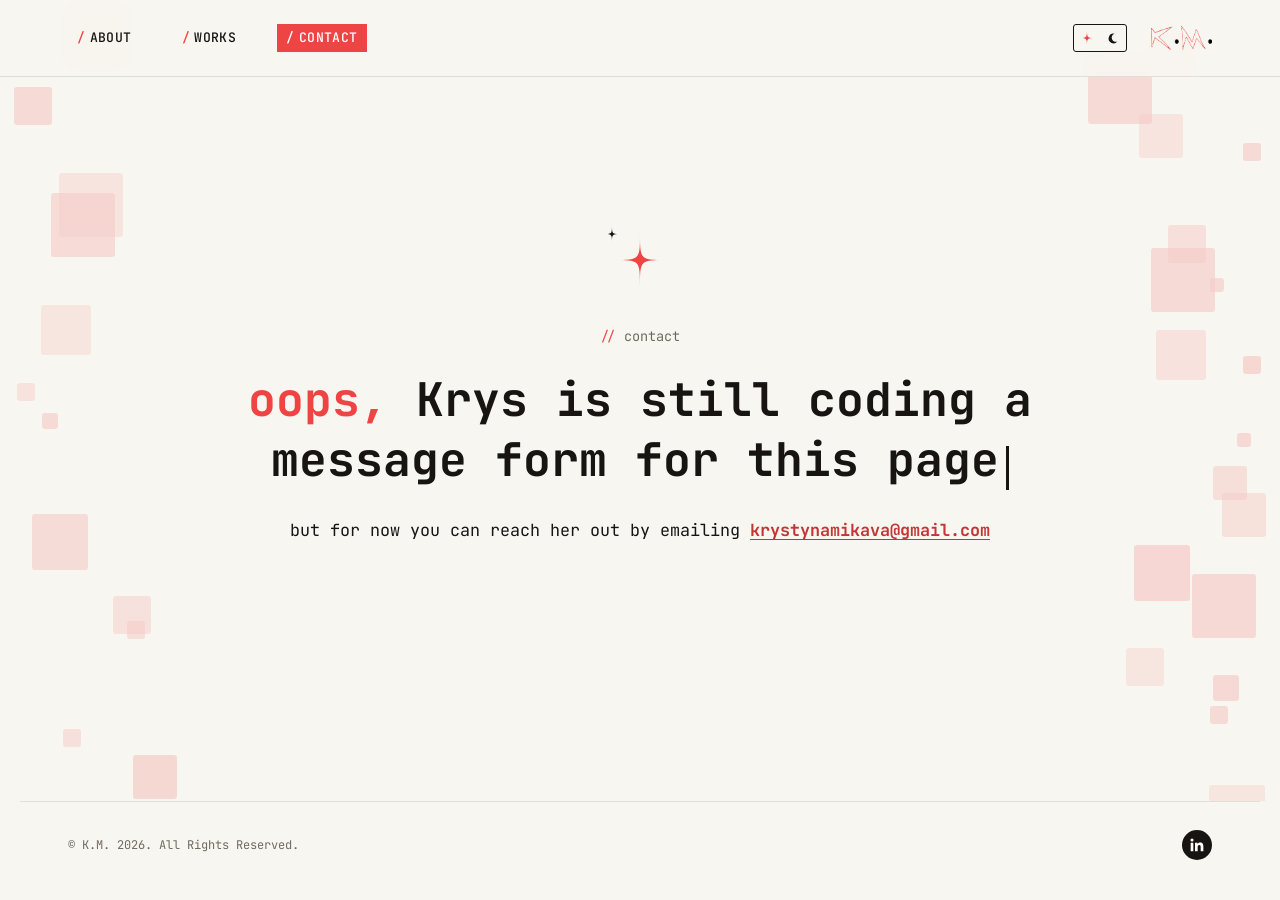
<file: contact.html>
<!DOCTYPE html>
<html lang="en">
<head>
  <meta charset="UTF-8">
  <meta name="viewport" content="width=device-width, initial-scale=1.0">
  <script>(function(){try{var t=localStorage.getItem('theme');if(t!=='dark'&&t!=='light'){t='light'}document.documentElement.setAttribute('data-theme',t)}catch(e){}})();</script>
  <title>Contact — K.M.</title>
  <meta name="description" content="Contact Krystyna Mikava (K.M.) — the contact form is still being coded; for now, reach her by email.">

  <link rel="preconnect" href="https://fonts.googleapis.com">
  <link rel="preconnect" href="https://fonts.gstatic.com" crossorigin>
  <link href="https://fonts.googleapis.com/css2?family=JetBrains+Mono:ital,wght@0,300;0,400;0,500;0,600;0,700;0,800;1,400;1,500&family=Roboto+Mono:wght@400;500;600;700;800&display=swap" rel="stylesheet">

  <link rel="stylesheet" href="css/style.css?v=20">
  <link rel="stylesheet" href="css/project.css?v=144">
</head>
<body class="page-contact">
<script src="js/page-loader.js"></script>

  <!-- Decorative floating squares — identical markup/behaviour to other pages -->
  <div class="decorations" aria-hidden="true" id="decorations">
    <span class="decoration decoration--left" style="--top:1.0%; --offset:5.4%; --size:56px; --opacity:0.6;" data-response="0.04"></span>
    <span class="decoration decoration--right" style="--top:4.9%; --offset:7.0%; --size:38px; --opacity:0.4;" data-response="0.038"></span>
    <span class="decoration decoration--right" style="--top:7.5%; --offset:10.0%; --size:64px; --opacity:0.64;" data-response="0.032"></span>
    <span class="decoration decoration--left" style="--top:10.8%; --offset:1.1%; --size:38px; --opacity:0.65;" data-response="0.025"></span>
    <span class="decoration decoration--right" style="--top:14.2%; --offset:7.6%; --size:44px; --opacity:0.41;" data-response="0.072"></span>
    <span class="decoration decoration--right" style="--top:17.9%; --offset:1.5%; --size:18px; --opacity:0.64;" data-response="0.074"></span>
    <span class="decoration decoration--left" style="--top:21.6%; --offset:4.6%; --size:64px; --opacity:0.4;" data-response="0.037"></span>
    <span class="decoration decoration--left" style="--top:24.1%; --offset:4.0%; --size:64px; --opacity:0.62;" data-response="0.075"></span>
    <span class="decoration decoration--right" style="--top:28.1%; --offset:5.8%; --size:38px; --opacity:0.5;" data-response="0.025"></span>
    <span class="decoration decoration--right" style="--top:31.0%; --offset:5.1%; --size:64px; --opacity:0.65;" data-response="0.063"></span>
    <span class="decoration decoration--right" style="--top:34.7%; --offset:4.4%; --size:14px; --opacity:0.63;" data-response="0.072"></span>
    <span class="decoration decoration--left" style="--top:38.1%; --offset:3.2%; --size:50px; --opacity:0.37;" data-response="0.07"></span>
    <span class="decoration decoration--right" style="--top:41.2%; --offset:5.8%; --size:50px; --opacity:0.45;" data-response="0.025"></span>
    <span class="decoration decoration--right" style="--top:44.4%; --offset:1.5%; --size:18px; --opacity:0.71;" data-response="0.072"></span>
    <span class="decoration decoration--left" style="--top:47.8%; --offset:1.3%; --size:18px; --opacity:0.45;" data-response="0.068"></span>
    <span class="decoration decoration--left" style="--top:51.6%; --offset:3.3%; --size:16px; --opacity:0.64;" data-response="0.059"></span>
    <span class="decoration decoration--right" style="--top:54.1%; --offset:2.3%; --size:14px; --opacity:0.68;" data-response="0.03"></span>
    <span class="decoration decoration--right" style="--top:58.2%; --offset:2.6%; --size:34px; --opacity:0.54;" data-response="0.047"></span>
    <span class="decoration decoration--right" style="--top:61.5%; --offset:1.1%; --size:44px; --opacity:0.49;" data-response="0.029"></span>
    <span class="decoration decoration--left" style="--top:64.2%; --offset:2.5%; --size:56px; --opacity:0.6;" data-response="0.064"></span>
    <span class="decoration decoration--right" style="--top:68.0%; --offset:7.0%; --size:56px; --opacity:0.7;" data-response="0.074"></span>
    <span class="decoration decoration--right" style="--top:71.6%; --offset:1.9%; --size:64px; --opacity:0.67;" data-response="0.044"></span>
    <span class="decoration decoration--left" style="--top:74.4%; --offset:8.8%; --size:38px; --opacity:0.47;" data-response="0.03"></span>
    <span class="decoration decoration--left" style="--top:77.5%; --offset:9.9%; --size:18px; --opacity:0.55;" data-response="0.054"></span>
    <span class="decoration decoration--right" style="--top:80.9%; --offset:9.1%; --size:38px; --opacity:0.37;" data-response="0.042"></span>
    <span class="decoration decoration--right" style="--top:84.3%; --offset:3.2%; --size:26px; --opacity:0.66;" data-response="0.032"></span>
    <span class="decoration decoration--right" style="--top:88.1%; --offset:4.1%; --size:18px; --opacity:0.65;" data-response="0.061"></span>
    <span class="decoration decoration--left" style="--top:91.0%; --offset:4.9%; --size:18px; --opacity:0.5;" data-response="0.056"></span>
    <span class="decoration decoration--left" style="--top:94.2%; --offset:10.4%; --size:44px; --opacity:0.69;" data-response="0.034"></span>
    <span class="decoration decoration--right" style="--top:98.0%; --offset:1.2%; --size:56px; --opacity:0.39;" data-response="0.04"></span>
  </div>

  <a class="skip-link" href="#main-content">Skip to main content</a>

  <header class="site-header" id="site-header">
    <div class="site-header__inner">
      <nav class="primary-nav" aria-label="Primary">
        <button class="nav-toggle" id="nav-toggle" aria-expanded="false" aria-controls="primary-nav-list">
          <span class="nav-toggle__bar"></span>
          <span class="nav-toggle__bar"></span>
          <span class="nav-toggle__bar"></span>
          <span class="sr-only">Menu</span>
        </button>
        <ul class="primary-nav__list" id="primary-nav-list">
          <li><a class="nav-link" href="about.html"><span class="nav-link__slash">/</span> <span class="nav-link__label" data-text="ABOUT">ABOUT</span></a></li>
          <li><a class="nav-link" href="index.html#works"><span class="nav-link__slash">/</span> <span class="nav-link__label" data-text="WORKS">WORKS</span></a></li>
          <li><a class="nav-link nav-link--active" href="contact.html" aria-current="page"><span class="nav-link__slash">/</span> <span class="nav-link__label" data-text="CONTACT">CONTACT</span></a></li>
        </ul>
      </nav>

      <div class="site-header__end">
        <button class="theme-toggle" type="button" role="switch" aria-checked="false" aria-label="Night mode" title="Night mode">
          <span class="theme-toggle__icon theme-toggle__icon--sun" aria-hidden="true"><svg viewBox="0 0 16 16" fill="currentColor" stroke="currentColor" stroke-width="1.3" stroke-linecap="round"><circle cx="8" cy="8" r="2.8" stroke="none"/><path d="M8 1.4v1.6M8 13v1.6M1.4 8H3M13 8h1.6M3.3 3.3l1.1 1.1M11.6 11.6l1.1 1.1M3.3 12.7l1.1-1.1M11.6 4.4l1.1-1.1"/></svg></span>
          <span class="theme-toggle__icon theme-toggle__icon--moon" aria-hidden="true"><svg viewBox="0 0 16 16" fill="currentColor"><path d="M10.4 2.1a6 6 0 1 0 3.5 9.7A5.1 5.1 0 0 1 10.4 2.1z"/></svg></span>
          <span class="theme-toggle__knob" aria-hidden="true"><svg><use href="#icon-sparkle"></use></svg></span>
        </button>
        <a class="logo" href="index.html" aria-label="K.M. — home">
        <img src="assets/images/K.M..png" alt="" width="72" height="24">
      </a>
      </div>
    </div>
  </header>

  <!-- reusable sparkle icon, referenced via <use> throughout this page -->
  <svg width="0" height="0" style="position:absolute" aria-hidden="true">
    <symbol id="icon-sparkle" viewBox="0 0 200 200">
      <path fill="currentColor" d="M100,4 C100,100 100,100 196,100 C100,100 100,100 100,196 C100,100 100,100 4,100 C100,100 100,100 100,4 Z"/>
    </symbol>
  </svg>

  <main id="main-content">

    <!-- ============ COMING SOON ============ -->
    <section class="coming-soon">
      <div class="coming-soon__stars" aria-hidden="true">
        <svg class="coming-soon__star coming-soon__star--big" viewBox="0 0 200 200"><path fill="currentColor" d="M100,4 C100,100 100,100 196,100 C100,100 100,100 100,196 C100,100 100,100 4,100 C100,100 100,100 100,4 Z"/></svg>
        <svg class="coming-soon__star coming-soon__star--small" viewBox="0 0 200 200"><path fill="currentColor" d="M100,4 C100,100 100,100 196,100 C100,100 100,100 100,196 C100,100 100,100 4,100 C100,100 100,100 100,4 Z"/></svg>
      </div>

      <p class="coming-soon__label"><span class="project-hero__slash">//</span> contact</p>

      <h1 class="coming-soon__title coming-soon__title--wide"><span class="coming-soon__oops">oops,</span> Krys is still coding a message form for this page<span class="typewriter-cursor" aria-hidden="true"></span></h1>

      <p class="coming-soon__text">but for now you can reach her out by emailing <a class="coming-soon__mail" href="mailto:hj@gmail.com">krystynamikava@gmail.com</a></p>
    </section>

  </main>

  <footer class="site-footer">
    <p class="site-footer__copy">© K.M. 2026. All Rights Reserved.</p>
    <a class="site-footer__social" href="https://www.linkedin.com/in/krystyna-mikava/" target="_blank" rel="noopener noreferrer" aria-label="Open LinkedIn profile in a new window">
      <svg width="18" height="18" viewBox="0 0 24 24" fill="currentColor" aria-hidden="true">
        <path d="M20.45 20.45h-3.55v-5.57c0-1.33-.02-3.04-1.85-3.04-1.86 0-2.14 1.45-2.14 2.94v5.67H9.36V9h3.41v1.56h.05c.48-.9 1.64-1.85 3.38-1.85 3.61 0 4.28 2.38 4.28 5.47v6.27zM5.34 7.43a2.06 2.06 0 1 1 0-4.12 2.06 2.06 0 0 1 0 4.12zM7.12 20.45H3.56V9h3.56v11.45z"/>
      </svg>
    </a>
  </footer>

  <script src="js/theme.js?v=2" defer></script>

  <script src="js/decorations.js?v=2" defer></script>
  <script src="js/scramble.js" defer></script>
  <script src="js/main.js" defer></script>
  <script src="js/mobile-notice.js" defer></script>
</body>
</html>
</file>
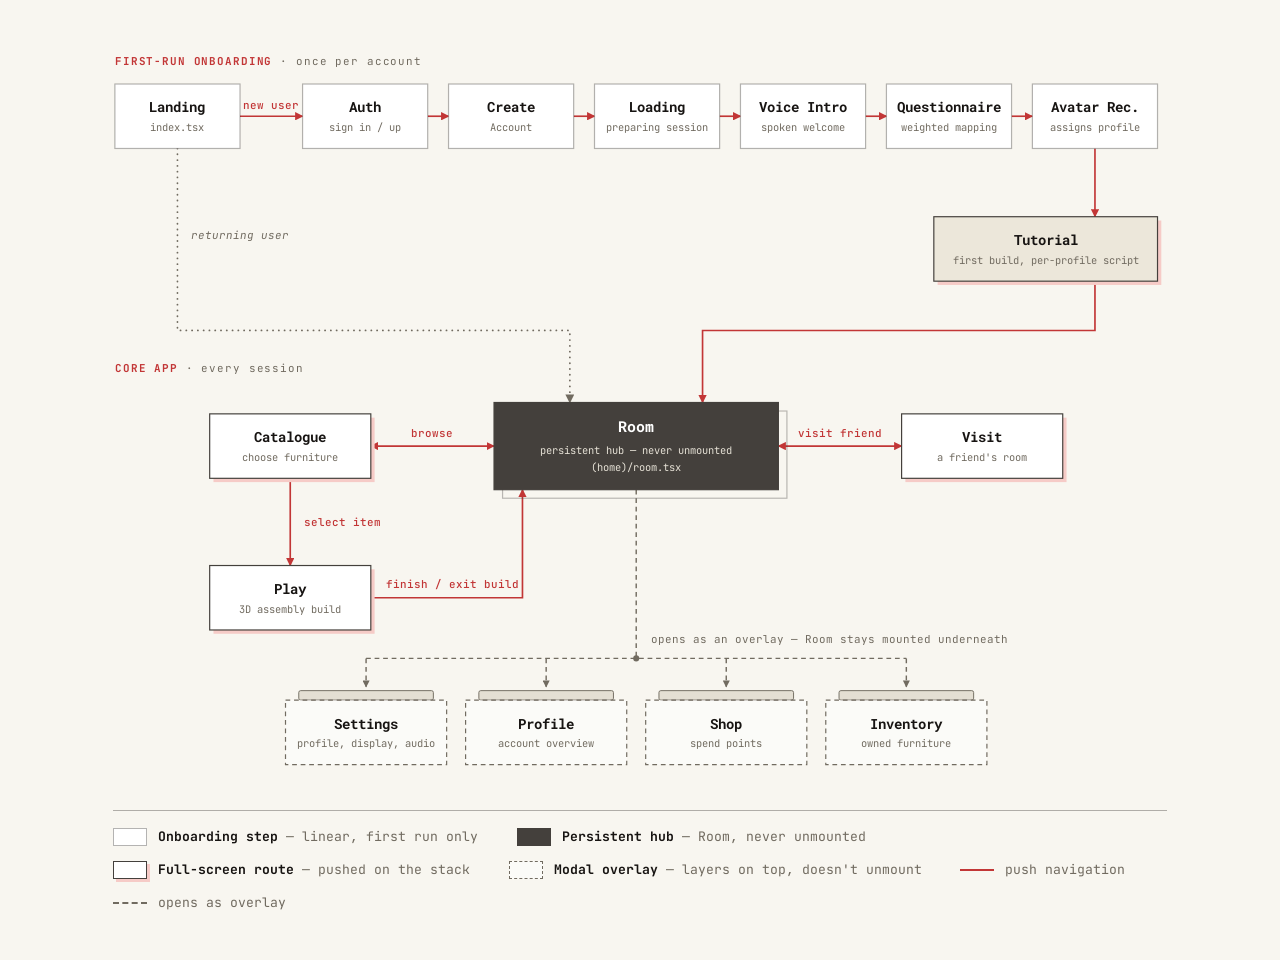
<file: assets/modu-navigation-flow.html>
<!DOCTYPE html>
<html lang="en">
<head>
<meta charset="UTF-8">
<meta name="viewport" content="width=device-width, initial-scale=1.0">
<title>MODU Navigation Flow</title>
<link rel="preconnect" href="https://fonts.googleapis.com">
<link rel="preconnect" href="https://fonts.gstatic.com" crossorigin>
<link href="https://fonts.googleapis.com/css2?family=JetBrains+Mono:ital,wght@0,400;0,500;0,700;1,400&family=Roboto+Mono:wght@500;700&display=swap" rel="stylesheet">

<!-- ===== STANDALONE PREVIEW ONLY: page chrome. Not needed when pasted into the site. ===== -->
<style>
  body{
    margin:0;
    background:var(--color-bg,#F8F6F0);
    padding:clamp(1.25rem,4vw,3rem);
  }
  .preview-wrap{ max-width:1054px; margin:0 auto; }
</style>

<!-- ===== COPY FROM HERE: 1/2 — styles (all selectors are prefixed .ufn) ===== -->
<style>
  .ufn{
    --ufn-bg:var(--color-bg,#F8F6F0);
    --ufn-ink:var(--color-text,#171412);
    --ufn-dark:var(--color-dark,#44403C);
    --ufn-muted:var(--color-text-muted,#716B60);
    --ufn-red:var(--color-orange-text,#C23636);
    --ufn-red-pale:var(--color-orange-decoration,#F6CBC7);
    --ufn-line:rgba(23,20,18,.32);
    margin:0;
    color:var(--ufn-ink);
    font-family:var(--font-mono,'JetBrains Mono','Courier New',monospace);
  }
  .ufn__scroll{ overflow-x:auto; padding-bottom:.5rem; }
  .ufn__svg{ display:block; width:100%; min-width:900px; height:auto; }

  .ufn .t-title{ font-family:var(--font-heading,'Roboto Mono','Courier New',monospace); font-size:14.5px; font-weight:700; fill:var(--ufn-ink); text-anchor:middle; }
  .ufn .t-title--lg{ font-size:16px; }
  .ufn .t-sub{ font-size:11px; fill:var(--ufn-muted); text-anchor:middle; }
  .ufn .k-hub .t-title{ fill:#FFFFFF; }
  .ufn .k-hub .t-sub{ fill:#E6E1D6; }

  .ufn .t-sec{ font-size:11.5px; letter-spacing:.08em; fill:var(--ufn-muted); }
  .ufn .t-sec__k{ font-weight:700; fill:var(--ufn-red); }
  .ufn .t-edge,.ufn .t-note,.ufn .t-cap{ font-size:11.5px; paint-order:stroke; stroke:var(--ufn-bg); stroke-width:6px; stroke-linejoin:round; }
  .ufn .t-edge{ fill:var(--ufn-red); font-weight:500; }
  .ufn .t-note{ fill:var(--ufn-muted); font-style:italic; }
  .ufn .t-cap{ fill:var(--ufn-muted); }

  .ufn .bd{ stroke-width:1.25; }
  .ufn .k-onb .bd{ fill:#FFFFFF; stroke:var(--ufn-line); }
  .ufn .k-route .bd,.ufn .k-tut .bd{ fill:#FFFFFF; stroke:var(--ufn-dark); }
  .ufn .k-tut .bd{ fill:#ECE7DA; }
  .ufn .sh{ fill:var(--ufn-red-pale); }
  .ufn .k-hub .bd{ fill:var(--ufn-dark); stroke:var(--ufn-dark); }
  .ufn .ghost{ fill:none; stroke:var(--ufn-dark); stroke-opacity:.35; stroke-width:1.25; }
  .ufn .k-modal .bd{ fill:rgba(255,255,255,.55); stroke:var(--ufn-muted); stroke-dasharray:5 4; }
  .ufn .handle{ fill:#E4DFD3; stroke:var(--ufn-muted); stroke-width:1; }

  .ufn .e-push{ fill:none; stroke:var(--ufn-red); stroke-width:1.75; }
  .ufn .e-over{ fill:none; stroke:var(--ufn-muted); stroke-width:1.5; stroke-dasharray:5 4; }
  .ufn .e-return{ fill:none; stroke:var(--ufn-muted); stroke-width:1.9; stroke-dasharray:.1 6; stroke-linecap:round; }
  .ufn .e-dot{ fill:var(--ufn-muted); }
  .ufn .ah-red{ fill:var(--ufn-red); }
  .ufn .ah-muted{ fill:var(--ufn-muted); }

  .ufn__legend{
    list-style:none; margin:1.6rem 0 0; padding:1.1rem 0 0;
    border-top:1px solid var(--ufn-line);
    display:flex; flex-wrap:wrap; gap:.9rem 2.4rem;
    font-size:.82rem; line-height:1.4;
  }
  .ufn__legend li{ display:flex; align-items:center; gap:.7rem; }
  .ufn__legend strong{ font-weight:700; }
  .ufn__legend .txt{ color:var(--ufn-muted); }
  .ufn__legend .txt strong{ color:var(--ufn-ink); }
  .ufn__sw{ flex:none; width:34px; height:18px; box-sizing:border-box; }
  .ufn__sw--onb{ background:#FFFFFF; border:1.25px solid var(--ufn-line); }
  .ufn__sw--hub{ background:var(--ufn-dark); border:1.25px solid var(--ufn-dark); }
  .ufn__sw--route{ background:#FFFFFF; border:1.25px solid var(--ufn-dark); box-shadow:3px 3px 0 var(--ufn-red-pale); }
  .ufn__sw--modal{ background:rgba(255,255,255,.55); border:1.25px dashed var(--ufn-muted); }
  .ufn__ln{ flex:none; width:34px; height:0; border-top:2px solid var(--ufn-red); }
  .ufn__ln--over{ border-top:2px dashed var(--ufn-muted); }
</style>
</head>
<body>
<div class="preview-wrap">

<!-- ===== COPY FROM HERE: 2/2 — markup ===== -->
<figure class="ufn">
  <div class="ufn__scroll">
    <svg class="ufn__svg" viewBox="-2 -2 1112 768" xmlns="http://www.w3.org/2000/svg" aria-label="MODU navigation flow">
      <defs>
        <marker id="ufn-ah" viewBox="0 0 10 10" refX="9" refY="5" markerWidth="5" markerHeight="5" orient="auto-start-reverse"><path class="ah-red" d="M0 0L10 5L0 10z"/></marker>
        <marker id="ufn-ah-m" viewBox="0 0 10 10" refX="9" refY="5" markerWidth="5" markerHeight="5" orient="auto-start-reverse"><path class="ah-muted" d="M0 0L10 5L0 10z"/></marker>
      </defs>
<text class="t-sec" x="0" y="16"><tspan class="t-sec__k">FIRST-RUN ONBOARDING</tspan> · once per account</text>
<text class="t-sec" x="0" y="340"><tspan class="t-sec__k">CORE APP</tspan> · every session</text>
<path class="e-push" d="M132 70H198" marker-end="url(#ufn-ah)"/>
<path class="e-push" d="M330 70H352" marker-end="url(#ufn-ah)"/>
<path class="e-push" d="M484 70H506" marker-end="url(#ufn-ah)"/>
<path class="e-push" d="M638 70H660" marker-end="url(#ufn-ah)"/>
<path class="e-push" d="M792 70H814" marker-end="url(#ufn-ah)"/>
<path class="e-push" d="M946 70H968" marker-end="url(#ufn-ah)"/>
<path class="e-push" d="M1034 104V176" marker-end="url(#ufn-ah)"/>
<path class="e-push" d="M1034 244V296H620V372" marker-end="url(#ufn-ah)"/>
<path class="e-return" d="M66 104V296H480V372" marker-end="url(#ufn-ah-m)"/>
<path class="e-push" d="M270 418H400" marker-end="url(#ufn-ah)" marker-start="url(#ufn-ah)"/>
<path class="e-push" d="M700 418H830" marker-end="url(#ufn-ah)" marker-start="url(#ufn-ah)"/>
<path class="e-push" d="M185 452V544" marker-end="url(#ufn-ah)"/>
<path class="e-push" d="M270 578H430V464" marker-end="url(#ufn-ah)"/>
<path class="e-over" d="M550 464V642M265 642H835"/>
<circle class="e-dot" cx="550" cy="642" r="3.2"/>
<path class="e-over" d="M265 642V672" marker-end="url(#ufn-ah-m)"/>
<path class="e-over" d="M455 642V672" marker-end="url(#ufn-ah-m)"/>
<path class="e-over" d="M645 642V672" marker-end="url(#ufn-ah-m)"/>
<path class="e-over" d="M835 642V672" marker-end="url(#ufn-ah-m)"/>
<g class="ufn-node k-onb">
<rect class="bd" x="0" y="36" width="132" height="68"/>
<text class="t-title" x="66.0" y="66">Landing</text>
<text class="t-sub" x="66.0" y="86">index.tsx</text>
</g>
<g class="ufn-node k-onb">
<rect class="bd" x="198" y="36" width="132" height="68"/>
<text class="t-title" x="264.0" y="66">Auth</text>
<text class="t-sub" x="264.0" y="86">sign in / up</text>
</g>
<g class="ufn-node k-onb">
<rect class="bd" x="352" y="36" width="132" height="68"/>
<text class="t-title" x="418.0" y="66">Create</text>
<text class="t-sub" x="418.0" y="86">Account</text>
</g>
<g class="ufn-node k-onb">
<rect class="bd" x="506" y="36" width="132" height="68"/>
<text class="t-title" x="572.0" y="66">Loading</text>
<text class="t-sub" x="572.0" y="86">preparing session</text>
</g>
<g class="ufn-node k-onb">
<rect class="bd" x="660" y="36" width="132" height="68"/>
<text class="t-title" x="726.0" y="66">Voice Intro</text>
<text class="t-sub" x="726.0" y="86">spoken welcome</text>
</g>
<g class="ufn-node k-onb">
<rect class="bd" x="814" y="36" width="132" height="68"/>
<text class="t-title" x="880.0" y="66">Questionnaire</text>
<text class="t-sub" x="880.0" y="86">weighted mapping</text>
</g>
<g class="ufn-node k-onb">
<rect class="bd" x="968" y="36" width="132" height="68"/>
<text class="t-title" x="1034.0" y="66">Avatar Rec.</text>
<text class="t-sub" x="1034.0" y="86">assigns profile</text>
</g>
<g class="ufn-node k-tut">
<rect class="sh" x="868" y="180" width="236" height="68"/>
<rect class="bd" x="864" y="176" width="236" height="68"/>
<text class="t-title" x="982.0" y="206">Tutorial</text>
<text class="t-sub" x="982.0" y="226">first build, per-profile script</text>
</g>
<g class="ufn-node k-hub">
<rect class="ghost" x="409" y="381" width="300" height="92"/>
<rect class="bd" x="400" y="372" width="300" height="92"/>
<text class="t-title t-title--lg" x="550.0" y="403">Room</text>
<text class="t-sub" x="550.0" y="426">persistent hub — never unmounted</text>
<text class="t-sub" x="550.0" y="444">(home)/room.tsx</text>
</g>
<g class="ufn-node k-route">
<rect class="sh" x="104" y="388" width="170" height="68"/>
<rect class="bd" x="100" y="384" width="170" height="68"/>
<text class="t-title" x="185.0" y="414">Catalogue</text>
<text class="t-sub" x="185.0" y="434">choose furniture</text>
</g>
<g class="ufn-node k-route">
<rect class="sh" x="834" y="388" width="170" height="68"/>
<rect class="bd" x="830" y="384" width="170" height="68"/>
<text class="t-title" x="915.0" y="414">Visit</text>
<text class="t-sub" x="915.0" y="434">a friend's room</text>
</g>
<g class="ufn-node k-route">
<rect class="sh" x="104" y="548" width="170" height="68"/>
<rect class="bd" x="100" y="544" width="170" height="68"/>
<text class="t-title" x="185.0" y="574">Play</text>
<text class="t-sub" x="185.0" y="594">3D assembly build</text>
</g>
<g class="ufn-node k-modal">
<rect class="handle" x="194" y="676" width="142" height="10" rx="2"/>
<rect class="bd" x="180" y="686" width="170" height="68"/>
<text class="t-title" x="265.0" y="716">Settings</text>
<text class="t-sub" x="265.0" y="736">profile, display, audio</text>
</g>
<g class="ufn-node k-modal">
<rect class="handle" x="384" y="676" width="142" height="10" rx="2"/>
<rect class="bd" x="370" y="686" width="170" height="68"/>
<text class="t-title" x="455.0" y="716">Profile</text>
<text class="t-sub" x="455.0" y="736">account overview</text>
</g>
<g class="ufn-node k-modal">
<rect class="handle" x="574" y="676" width="142" height="10" rx="2"/>
<rect class="bd" x="560" y="686" width="170" height="68"/>
<text class="t-title" x="645.0" y="716">Shop</text>
<text class="t-sub" x="645.0" y="736">spend points</text>
</g>
<g class="ufn-node k-modal">
<rect class="handle" x="764" y="676" width="142" height="10" rx="2"/>
<rect class="bd" x="750" y="686" width="170" height="68"/>
<text class="t-title" x="835.0" y="716">Inventory</text>
<text class="t-sub" x="835.0" y="736">owned furniture</text>
</g>
<text class="t-edge" x="165" y="62" text-anchor="middle">new user</text>
<text class="t-edge" x="335" y="408" text-anchor="middle">browse</text>
<text class="t-edge" x="765" y="408" text-anchor="middle">visit friend</text>
<text class="t-edge" x="199" y="502">select item</text>
<text class="t-edge" x="286" y="568">finish / exit build</text>
<text class="t-note" x="80" y="200">returning user</text>
<text class="t-cap" x="566" y="626">opens as an overlay — Room stays mounted underneath</text>
    </svg>
  </div>
  <ul class="ufn__legend">
    <li><span class="ufn__sw ufn__sw--onb" aria-hidden="true"></span><span class="txt"><strong>Onboarding step</strong> — linear, first run only</span></li>
    <li><span class="ufn__sw ufn__sw--hub" aria-hidden="true"></span><span class="txt"><strong>Persistent hub</strong> — Room, never unmounted</span></li>
    <li><span class="ufn__sw ufn__sw--route" aria-hidden="true"></span><span class="txt"><strong>Full-screen route</strong> — pushed on the stack</span></li>
    <li><span class="ufn__sw ufn__sw--modal" aria-hidden="true"></span><span class="txt"><strong>Modal overlay</strong> — layers on top, doesn't unmount</span></li>
    <li><span class="ufn__ln" aria-hidden="true"></span><span class="txt">push navigation</span></li>
    <li><span class="ufn__ln ufn__ln--over" aria-hidden="true"></span><span class="txt">opens as overlay</span></li>
  </ul>
</figure>
<!-- ===== COPY TO HERE ===== -->

</div>
</body>
</html>
</file>
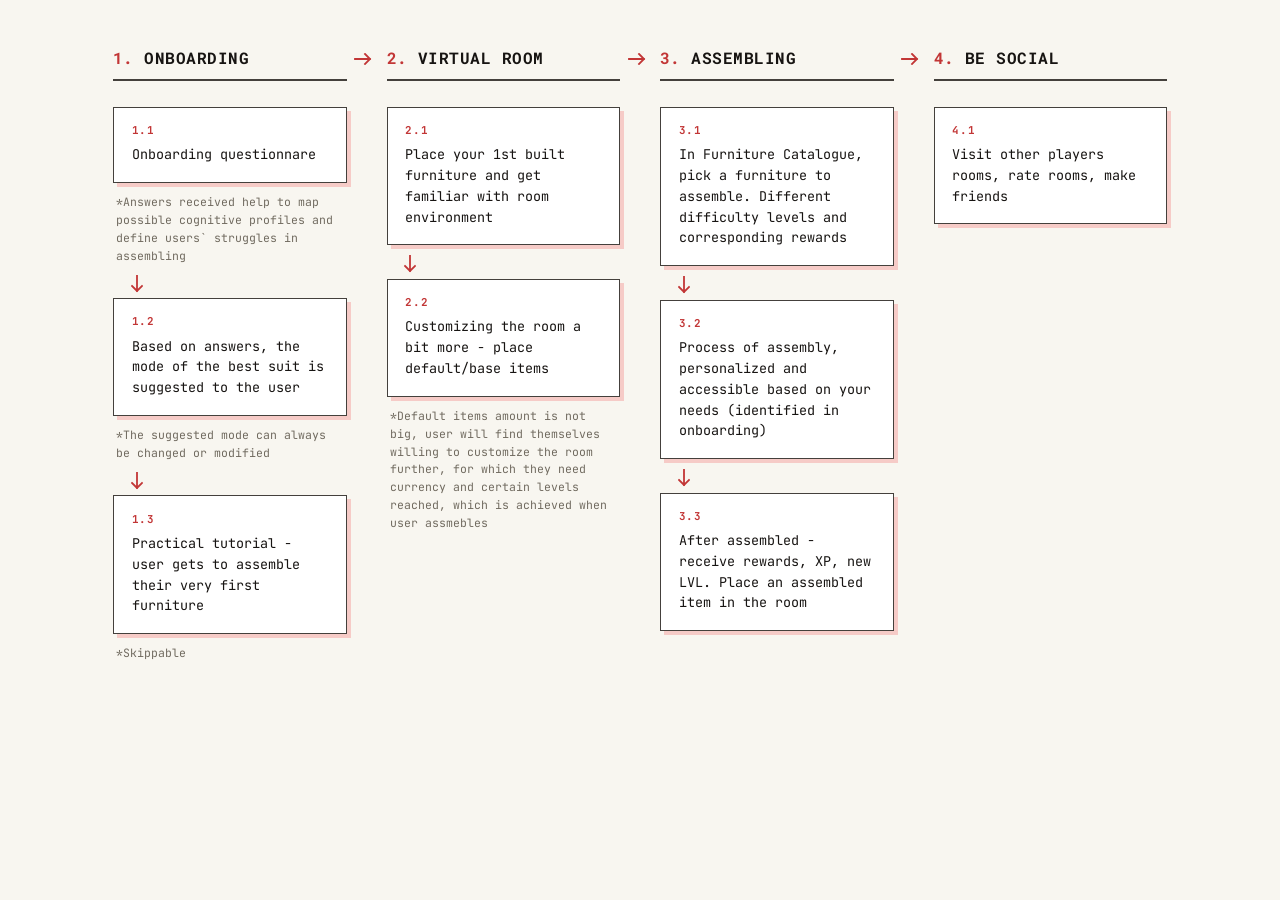
<file: assets/modu-user-flow.html>
<!DOCTYPE html>
<html lang="en">
<head>
<meta charset="UTF-8">
<meta name="viewport" content="width=device-width, initial-scale=1.0">
<title>MODU User Flow</title>
<link rel="preconnect" href="https://fonts.googleapis.com">
<link rel="preconnect" href="https://fonts.gstatic.com" crossorigin>
<link href="https://fonts.googleapis.com/css2?family=JetBrains+Mono:wght@400;500;700&family=Roboto+Mono:wght@500;700&display=swap" rel="stylesheet">

<!-- ===== STANDALONE PREVIEW ONLY: page chrome. Not needed when pasted into the site. ===== -->
<style>
  body{
    margin:0;
    background:var(--color-bg,#F8F6F0);
    padding:clamp(1.25rem,4vw,3rem);
  }
  .preview-wrap{ max-width:1054px; margin:0 auto; }
</style>

<!-- ===== COPY FROM HERE: 1/2 — styles (all selectors are prefixed .uf) ===== -->
<style>
  .uf{
    --uf-ink:var(--color-text,#171412);
    --uf-dark:var(--color-dark,#44403C);
    --uf-muted:var(--color-text-muted,#716B60);
    --uf-red-text:var(--color-orange-text,#C23636);
    --uf-red-pale:var(--color-orange-decoration,#F6CBC7);
    --uf-card:#FFFFFF;
    margin:0;
    color:var(--uf-ink);
    font-family:var(--font-mono,'JetBrains Mono','Courier New',monospace);
    container-type:inline-size;
  }
  .uf ol{ list-style:none; margin:0; padding:0; }

  /* stages: one column on narrow embeds, four across on wide ones */
  .uf-stages{ display:grid; grid-template-columns:minmax(0,1fr); row-gap:3.25rem; }
  .uf-stage{ position:relative; }

  .uf-stage__title{
    margin:0 0 1.6rem;
    padding-bottom:.65rem;
    border-bottom:2px solid var(--uf-dark);
    font-family:var(--font-heading,'Roboto Mono','Courier New',monospace);
    font-size:1rem;
    font-weight:700;
    letter-spacing:.03em;
    line-height:1.3;
    text-wrap:balance;
  }
  .uf-stage__n{ color:var(--uf-red-text); }

  /* arrow from one stage to the next */
  .uf-stage:not(:last-child)::after{
    content:"";
    position:absolute;
    left:50%;
    bottom:-2.4rem;
    width:12px;
    height:18px;
    margin-left:-6px;
    background:url("data:image/svg+xml,%3Csvg xmlns='http://www.w3.org/2000/svg' width='12' height='18' viewBox='0 0 12 18' fill='none' stroke='%23C23636' stroke-width='1.8' stroke-linecap='square'%3E%3Cpath d='M6 1v15M1 11l5 5 5-5'/%3E%3C/svg%3E") no-repeat center / contain;
  }

  /* steps inside a stage */
  .uf-step{ position:relative; padding-bottom:2.1rem; }
  .uf-step:last-child{ padding-bottom:0; }
  .uf-step:not(:last-child)::after{
    content:"";
    position:absolute;
    left:1.1rem;
    bottom:.35rem;
    width:12px;
    height:18px;
    background:url("data:image/svg+xml,%3Csvg xmlns='http://www.w3.org/2000/svg' width='12' height='18' viewBox='0 0 12 18' fill='none' stroke='%23C23636' stroke-width='1.8' stroke-linecap='square'%3E%3Cpath d='M6 1v15M1 11l5 5 5-5'/%3E%3C/svg%3E") no-repeat center / contain;
  }

  .uf-card{
    background:var(--uf-card);
    border:1px solid var(--uf-dark);
    box-shadow:4px 4px 0 var(--uf-red-pale);
    padding:.95rem 1.1rem 1.05rem;
  }
  .uf-card__id{
    display:block;
    margin-bottom:.45rem;
    color:var(--uf-red-text);
    font-size:.68rem;
    font-weight:700;
    letter-spacing:.08em;
  }
  .uf-card p{ margin:0; font-size:.84rem; line-height:1.55; }

  .uf-note{
    margin:.65rem 0 0;
    padding-inline:.2rem;
    color:var(--uf-muted);
    font-size:.72rem;
    line-height:1.55;
  }

  @container (min-width: 880px){
    .uf-stages{ grid-template-columns:repeat(4,minmax(0,1fr)); column-gap:2.5rem; row-gap:0; }
    .uf-stage:not(:last-child)::after{
      left:auto;
      right:-1.6rem;
      bottom:auto;
      top:.3rem;
      width:18px;
      height:12px;
      margin-left:0;
      background-image:url("data:image/svg+xml,%3Csvg xmlns='http://www.w3.org/2000/svg' width='18' height='12' viewBox='0 0 18 12' fill='none' stroke='%23C23636' stroke-width='1.8' stroke-linecap='square'%3E%3Cpath d='M1 6h15M11 1l5 5-5 5'/%3E%3C/svg%3E");
    }
  }
</style>
</head>
<body>
<div class="preview-wrap">

<!-- ===== COPY FROM HERE: 2/2 — markup ===== -->
<figure class="uf" role="group" aria-label="MODU user flow: onboarding, virtual room, assembling, be social">
  <ol class="uf-stages">

    <li class="uf-stage">
      <h3 class="uf-stage__title"><span class="uf-stage__n">1.</span> ONBOARDING</h3>
      <ol class="uf-steps">
        <li class="uf-step">
          <div class="uf-card"><span class="uf-card__id">1.1</span><p>Onboarding questionnare</p></div>
          <p class="uf-note">*Answers received help to map possible cognitive profiles and define users` struggles in assembling</p>
        </li>
        <li class="uf-step">
          <div class="uf-card"><span class="uf-card__id">1.2</span><p>Based on answers, the mode of the best suit is suggested to the user</p></div>
          <p class="uf-note">*The suggested mode can always be changed or modified</p>
        </li>
        <li class="uf-step">
          <div class="uf-card"><span class="uf-card__id">1.3</span><p>Practical tutorial - user gets to assemble their very first furniture</p></div>
          <p class="uf-note">*Skippable</p>
        </li>
      </ol>
    </li>

    <li class="uf-stage">
      <h3 class="uf-stage__title"><span class="uf-stage__n">2.</span> VIRTUAL ROOM</h3>
      <ol class="uf-steps">
        <li class="uf-step">
          <div class="uf-card"><span class="uf-card__id">2.1</span><p>Place your 1st built furniture and get familiar with room environment</p></div>
        </li>
        <li class="uf-step">
          <div class="uf-card"><span class="uf-card__id">2.2</span><p>Customizing the room a bit more  - place default/base items</p></div>
          <p class="uf-note">*Default items amount is not big, user will find themselves willing to customize the room further, for which they need currency and certain levels reached, which is achieved when user assmebles</p>
        </li>
      </ol>
    </li>

    <li class="uf-stage">
      <h3 class="uf-stage__title"><span class="uf-stage__n">3.</span> ASSEMBLING</h3>
      <ol class="uf-steps">
        <li class="uf-step">
          <div class="uf-card"><span class="uf-card__id">3.1</span><p>In Furniture Catalogue, pick a furniture to assemble. Different difficulty levels and corresponding rewards</p></div>
        </li>
        <li class="uf-step">
          <div class="uf-card"><span class="uf-card__id">3.2</span><p>Process of assembly, personalized and accessible based on your needs (identified in onboarding)</p></div>
        </li>
        <li class="uf-step">
          <div class="uf-card"><span class="uf-card__id">3.3</span><p>After assembled - receive rewards, XP, new LVL. Place an assembled item in the room</p></div>
        </li>
      </ol>
    </li>

    <li class="uf-stage">
      <h3 class="uf-stage__title"><span class="uf-stage__n">4.</span> BE SOCIAL</h3>
      <ol class="uf-steps">
        <li class="uf-step">
          <div class="uf-card"><span class="uf-card__id">4.1</span><p>Visit other players rooms, rate rooms, make friends</p></div>
        </li>
      </ol>
    </li>

  </ol>
</figure>
<!-- ===== COPY TO HERE ===== -->

</div>
</body>
</html>
</file>
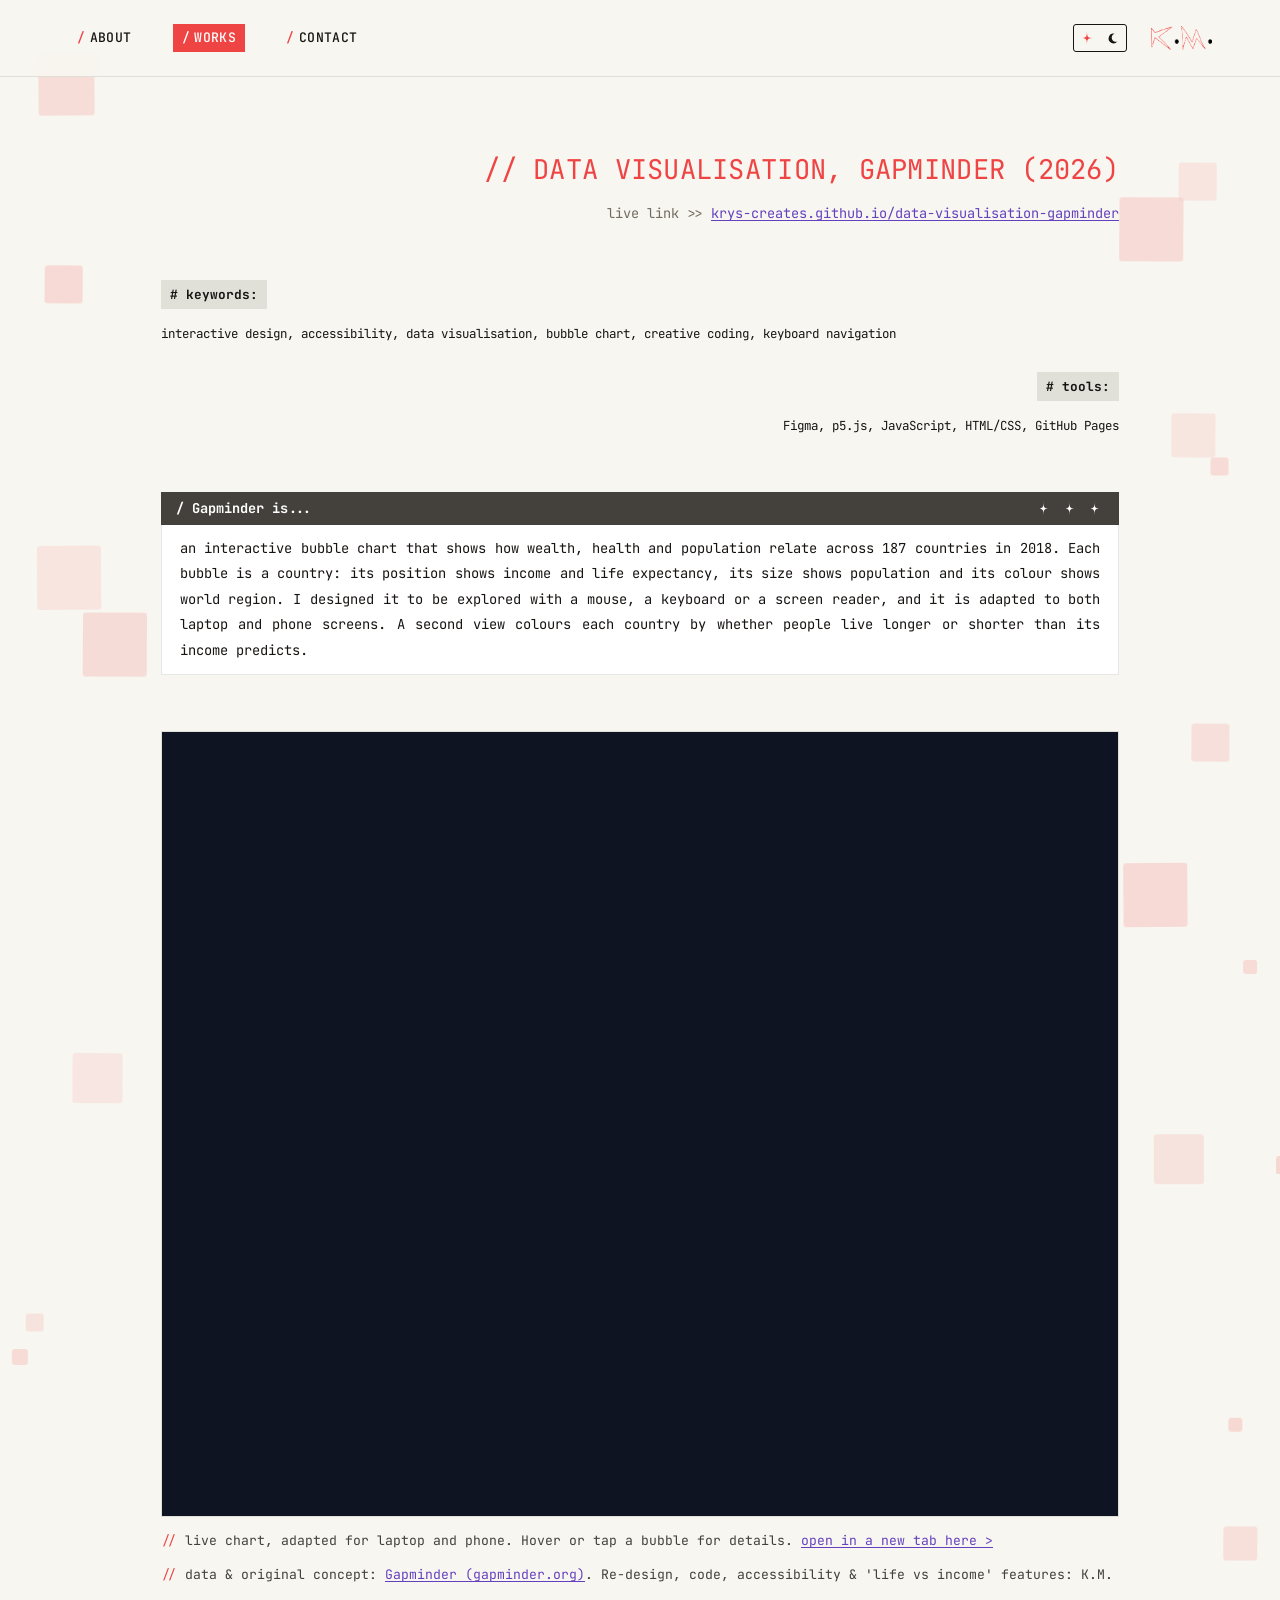
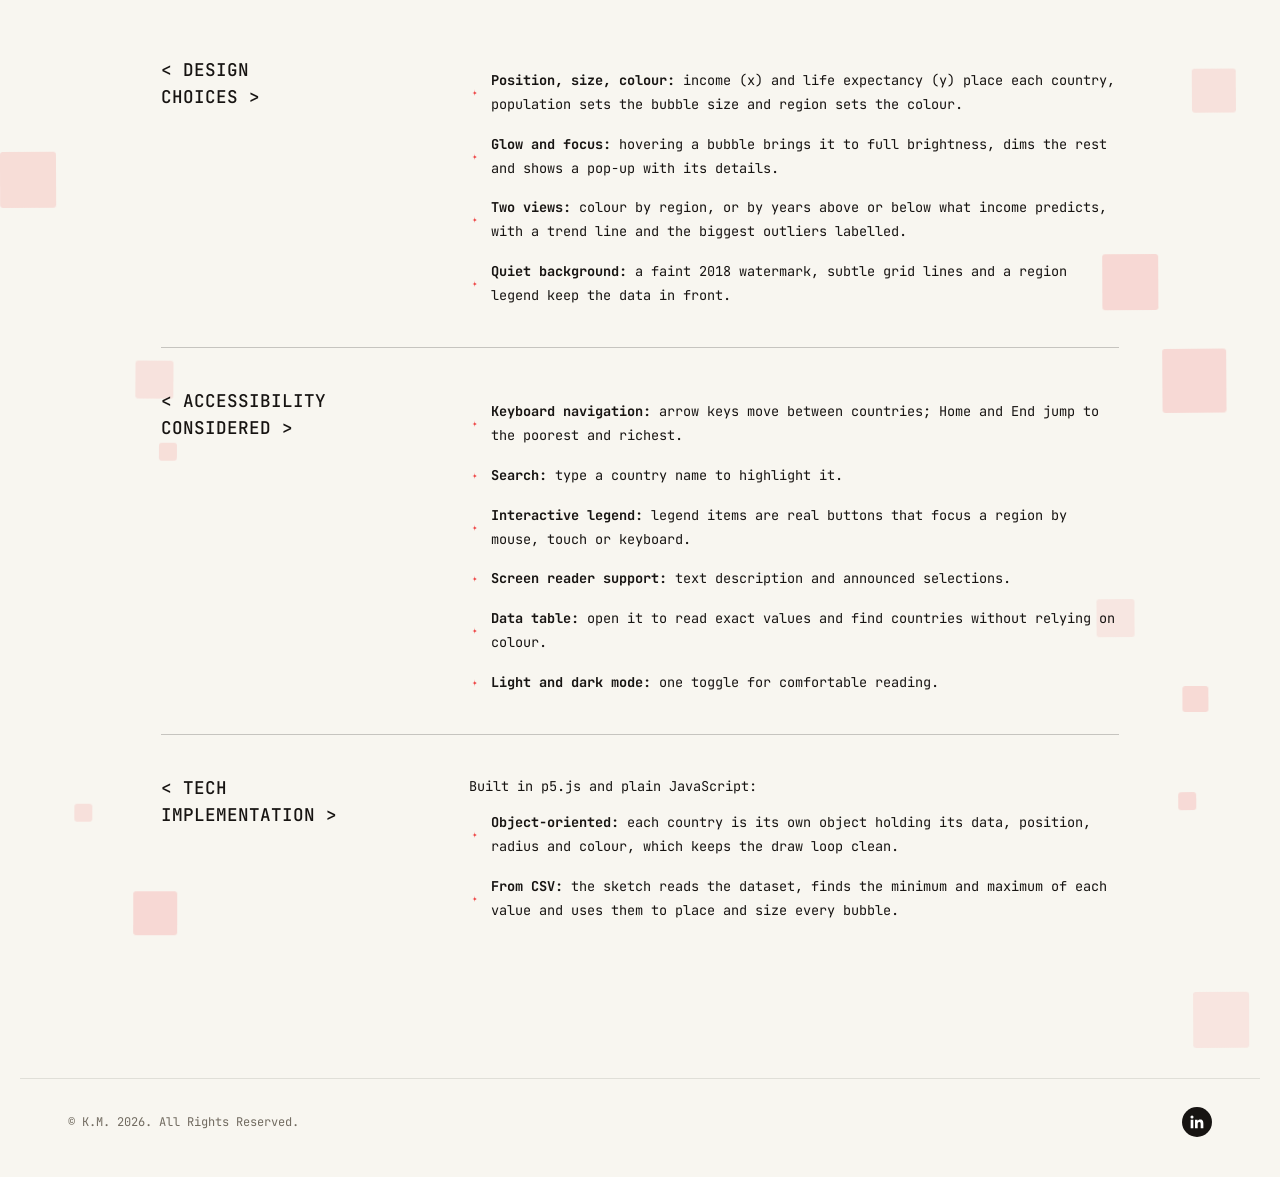
<file: works/data-viz-gapminder.html>
<!DOCTYPE html>
<html lang="en">
<head>
  <meta charset="UTF-8">
  <meta name="viewport" content="width=device-width, initial-scale=1.0">
  <script>(function(){try{var t=localStorage.getItem('theme');if(t!=='dark'&&t!=='light'){t='light'}document.documentElement.setAttribute('data-theme',t)}catch(e){}})();</script>
  <title>Data Visualisation, Gapminder (2026) — K.M.</title>
  <meta name="description" content="Data visualisation, Gapminder — an interactive, accessibility-first bubble chart of income, life expectancy and population for 187 countries in 2018, built in p5.js by K.M.">

  <link rel="preconnect" href="https://fonts.googleapis.com">
  <link rel="preconnect" href="https://fonts.gstatic.com" crossorigin>
  <link href="https://fonts.googleapis.com/css2?family=JetBrains+Mono:ital,wght@0,300;0,400;0,500;0,600;0,700;0,800;1,400;1,500&family=Roboto+Mono:wght@400;500;600;700;800&display=swap" rel="stylesheet">

  <link rel="stylesheet" href="../css/style.css?v=20">
  <link rel="stylesheet" href="../css/project.css?v=144">
</head>
<body class="page-data-viz-gapminder">
<script src="../js/page-loader.js"></script>

  <!-- Decorative floating squares — identical markup/behaviour to other pages -->
  <div class="decorations" aria-hidden="true" id="decorations">
    <span class="decoration decoration--left" style="--top:1.0%; --offset:5.4%; --size:56px; --opacity:0.6;" data-response="0.04"></span>
    <span class="decoration decoration--right" style="--top:4.9%; --offset:7.0%; --size:38px; --opacity:0.4;" data-response="0.038"></span>
    <span class="decoration decoration--right" style="--top:7.5%; --offset:10.0%; --size:64px; --opacity:0.64;" data-response="0.032"></span>
    <span class="decoration decoration--left" style="--top:10.8%; --offset:1.1%; --size:38px; --opacity:0.65;" data-response="0.025"></span>
    <span class="decoration decoration--right" style="--top:14.2%; --offset:7.6%; --size:44px; --opacity:0.41;" data-response="0.072"></span>
    <span class="decoration decoration--right" style="--top:17.9%; --offset:1.5%; --size:18px; --opacity:0.64;" data-response="0.074"></span>
    <span class="decoration decoration--left" style="--top:21.6%; --offset:4.6%; --size:64px; --opacity:0.4;" data-response="0.037"></span>
    <span class="decoration decoration--left" style="--top:24.1%; --offset:4.0%; --size:64px; --opacity:0.62;" data-response="0.075"></span>
    <span class="decoration decoration--right" style="--top:28.1%; --offset:5.8%; --size:38px; --opacity:0.5;" data-response="0.025"></span>
    <span class="decoration decoration--right" style="--top:31.0%; --offset:5.1%; --size:64px; --opacity:0.65;" data-response="0.063"></span>
    <span class="decoration decoration--right" style="--top:34.7%; --offset:4.4%; --size:14px; --opacity:0.63;" data-response="0.072"></span>
    <span class="decoration decoration--left" style="--top:38.1%; --offset:3.2%; --size:50px; --opacity:0.37;" data-response="0.07"></span>
    <span class="decoration decoration--right" style="--top:41.2%; --offset:5.8%; --size:50px; --opacity:0.45;" data-response="0.025"></span>
    <span class="decoration decoration--right" style="--top:44.4%; --offset:1.5%; --size:18px; --opacity:0.71;" data-response="0.072"></span>
    <span class="decoration decoration--left" style="--top:47.8%; --offset:1.3%; --size:18px; --opacity:0.45;" data-response="0.068"></span>
    <span class="decoration decoration--left" style="--top:51.6%; --offset:3.3%; --size:16px; --opacity:0.64;" data-response="0.059"></span>
    <span class="decoration decoration--right" style="--top:54.1%; --offset:2.3%; --size:14px; --opacity:0.68;" data-response="0.03"></span>
    <span class="decoration decoration--right" style="--top:58.2%; --offset:2.6%; --size:34px; --opacity:0.54;" data-response="0.047"></span>
    <span class="decoration decoration--right" style="--top:61.5%; --offset:1.1%; --size:44px; --opacity:0.49;" data-response="0.029"></span>
    <span class="decoration decoration--left" style="--top:64.2%; --offset:2.5%; --size:56px; --opacity:0.6;" data-response="0.064"></span>
    <span class="decoration decoration--right" style="--top:68.0%; --offset:7.0%; --size:56px; --opacity:0.7;" data-response="0.074"></span>
    <span class="decoration decoration--right" style="--top:71.6%; --offset:1.9%; --size:64px; --opacity:0.67;" data-response="0.044"></span>
    <span class="decoration decoration--left" style="--top:74.4%; --offset:8.8%; --size:38px; --opacity:0.47;" data-response="0.03"></span>
    <span class="decoration decoration--left" style="--top:77.5%; --offset:9.9%; --size:18px; --opacity:0.55;" data-response="0.054"></span>
    <span class="decoration decoration--right" style="--top:80.9%; --offset:9.1%; --size:38px; --opacity:0.37;" data-response="0.042"></span>
    <span class="decoration decoration--right" style="--top:84.3%; --offset:3.2%; --size:26px; --opacity:0.66;" data-response="0.032"></span>
    <span class="decoration decoration--right" style="--top:88.1%; --offset:4.1%; --size:18px; --opacity:0.65;" data-response="0.061"></span>
    <span class="decoration decoration--left" style="--top:91.0%; --offset:4.9%; --size:18px; --opacity:0.5;" data-response="0.056"></span>
    <span class="decoration decoration--left" style="--top:94.2%; --offset:10.4%; --size:44px; --opacity:0.69;" data-response="0.034"></span>
    <span class="decoration decoration--right" style="--top:98.0%; --offset:1.2%; --size:56px; --opacity:0.39;" data-response="0.04"></span>
  </div>

  <a class="skip-link" href="#main-content">Skip to main content</a>

  <header class="site-header" id="site-header">
    <div class="site-header__inner">
      <nav class="primary-nav" aria-label="Primary">
        <button class="nav-toggle" id="nav-toggle" aria-expanded="false" aria-controls="primary-nav-list">
          <span class="nav-toggle__bar"></span>
          <span class="nav-toggle__bar"></span>
          <span class="nav-toggle__bar"></span>
          <span class="sr-only">Menu</span>
        </button>
        <ul class="primary-nav__list" id="primary-nav-list">
          <li><a class="nav-link" href="../about.html"><span class="nav-link__slash">/</span> <span class="nav-link__label" data-text="ABOUT">ABOUT</span></a></li>
          <li><a class="nav-link nav-link--active" href="../index.html#works" aria-current="page"><span class="nav-link__slash">/</span> <span class="nav-link__label" data-text="WORKS">WORKS</span></a></li>
          <li><a class="nav-link" href="../contact.html"><span class="nav-link__slash">/</span> <span class="nav-link__label" data-text="CONTACT">CONTACT</span></a></li>
        </ul>
      </nav>

      <div class="site-header__end">
        <button class="theme-toggle" type="button" role="switch" aria-checked="false" aria-label="Night mode" title="Night mode">
          <span class="theme-toggle__icon theme-toggle__icon--sun" aria-hidden="true"><svg viewBox="0 0 16 16" fill="currentColor" stroke="currentColor" stroke-width="1.3" stroke-linecap="round"><circle cx="8" cy="8" r="2.8" stroke="none"/><path d="M8 1.4v1.6M8 13v1.6M1.4 8H3M13 8h1.6M3.3 3.3l1.1 1.1M11.6 11.6l1.1 1.1M3.3 12.7l1.1-1.1M11.6 4.4l1.1-1.1"/></svg></span>
          <span class="theme-toggle__icon theme-toggle__icon--moon" aria-hidden="true"><svg viewBox="0 0 16 16" fill="currentColor"><path d="M10.4 2.1a6 6 0 1 0 3.5 9.7A5.1 5.1 0 0 1 10.4 2.1z"/></svg></span>
          <span class="theme-toggle__knob" aria-hidden="true"><svg><use href="#icon-sparkle"></use></svg></span>
        </button>
        <a class="logo" href="../index.html" aria-label="K.M. — home">
        <img src="../assets/images/K.M..png" alt="" width="72" height="24">
      </a>
      </div>
    </div>
  </header>

  <!-- reusable sparkle icon, referenced via <use> throughout this page -->
  <svg width="0" height="0" style="position:absolute" aria-hidden="true">
    <symbol id="icon-sparkle" viewBox="0 0 200 200">
      <path fill="currentColor" d="M100,4 C100,100 100,100 196,100 C100,100 100,100 100,196 C100,100 100,100 4,100 C100,100 100,100 100,4 Z"/>
    </symbol>
  </svg>

  <main id="main-content">

    <!-- ============ TITLE ============ -->
    <section class="project-hero">
      <h1 class="project-hero__title"><span class="project-hero__slash">//</span> DATA VISUALISATION, GAPMINDER (2026)</h1>
      <p class="project-hero__link">
        live link &gt;&gt; <a href="https://krys-creates.github.io/data-visualisation-gapminder/" target="_blank" rel="noopener">krys-creates.github.io/data-visualisation-gapminder</a>
      </p>
    </section>

    <!-- ============ META ============ -->
    <section class="project-meta" aria-label="Project details">
      <div class="project-meta__item">
        <span class="project-meta__label"># keywords:</span>
        <p class="project-meta__value">interactive design, accessibility, data visualisation, bubble chart, creative coding, keyboard navigation</p>
      </div>

      <div class="project-meta__item project-meta__item--right">
        <span class="project-meta__label"># tools:</span>
        <p class="project-meta__value">Figma, p5.js, JavaScript, HTML/CSS, GitHub Pages</p>
      </div>
    </section>

    <!-- ============ PROJECT BRIEF ============ -->
    <section class="project-quote">
      <div class="project-quote__bar">
        <span>/ Gapminder is...</span>
        <span class="project-quote__sparkles" aria-hidden="true">
          <span class="heading-sparkle"><svg><use href="#icon-sparkle"></use></svg></span>
          <span class="heading-sparkle"><svg><use href="#icon-sparkle"></use></svg></span>
          <span class="heading-sparkle"><svg><use href="#icon-sparkle"></use></svg></span>
        </span>
      </div>
      <div class="project-quote__body">
        <p class="project-quote__text project-quote__text--plain">an interactive bubble chart that shows how wealth, health and population relate across 187 countries in 2018. Each bubble is a country: its position shows income and life expectancy, its size shows population and its colour shows world region. I designed it to be explored with a mouse, a keyboard or a screen reader, and it is adapted to both laptop and phone screens. A second view colours each country by whether people live longer or shorter than its income predicts.</p>
      </div>
    </section>

    <!-- ============ LIVE CHART ============ -->
    <section class="artwork-embed" aria-label="Gapminder, live interactive chart">
      <div class="artwork-embed__frame artwork-embed__frame--chart">
        <iframe src="https://krys-creates.github.io/data-visualisation-gapminder/" title="Gapminder 2018, live interactive bubble chart" allowfullscreen loading="lazy"></iframe>
      </div>
      <p class="artwork-embed__note"><span class="project-hero__slash">//</span> live chart, adapted for laptop and phone. Hover or tap a bubble for details. <a href="https://krys-creates.github.io/data-visualisation-gapminder/" target="_blank" rel="noopener">open in a new tab here &gt;</a></p>
      <p class="artwork-embed__note"><span class="project-hero__slash">//</span> data & original concept: <a href="https://www.gapminder.org/" target="_blank" rel="noopener">Gapminder (gapminder.org)</a>. Re-design, code, accessibility & 'life vs income' features: K.M.</p>
    </section>

    <!-- ============ DESIGN / ACCESSIBILITY / TECH ============ -->
    <section class="project-phases" aria-label="About the project">
      <div class="phase">
        <h2 class="phase__label">&lt; DESIGN <br>CHOICES &gt;</h2>
        <div>
          <ul class="icon-list icon-list--centered">
            <li><span class="heading-sparkle icon-list__bullet" aria-hidden="true"><svg><use href="#icon-sparkle"></use></svg></span><strong>Position, size, colour:</strong> income (x) and life expectancy (y) place each country, population sets the bubble size and region sets the colour.</li>
            <li><span class="heading-sparkle icon-list__bullet" aria-hidden="true"><svg><use href="#icon-sparkle"></use></svg></span><strong>Glow and focus:</strong> hovering a bubble brings it to full brightness, dims the rest and shows a pop-up with its details.</li>
            <li><span class="heading-sparkle icon-list__bullet" aria-hidden="true"><svg><use href="#icon-sparkle"></use></svg></span><strong>Two views:</strong> colour by region, or by years above or below what income predicts, with a trend line and the biggest outliers labelled.</li>
            <li><span class="heading-sparkle icon-list__bullet" aria-hidden="true"><svg><use href="#icon-sparkle"></use></svg></span><strong>Quiet background:</strong> a faint 2018 watermark, subtle grid lines and a region legend keep the data in front.</li>
          </ul>
        </div>
      </div>

      <div class="phase">
        <h2 class="phase__label">&lt; ACCESSIBILITY <br>CONSIDERED &gt;</h2>
        <div>
          <ul class="icon-list icon-list--centered">
            <li><span class="heading-sparkle icon-list__bullet" aria-hidden="true"><svg><use href="#icon-sparkle"></use></svg></span><strong>Keyboard navigation:</strong> arrow keys move between countries; Home and End jump to the poorest and richest.</li>
            <li><span class="heading-sparkle icon-list__bullet" aria-hidden="true"><svg><use href="#icon-sparkle"></use></svg></span><strong>Search:</strong> type a country name to highlight it.</li>
            <li><span class="heading-sparkle icon-list__bullet" aria-hidden="true"><svg><use href="#icon-sparkle"></use></svg></span><strong>Interactive legend:</strong> legend items are real buttons that focus a region by mouse, touch or keyboard.</li>
            <li><span class="heading-sparkle icon-list__bullet" aria-hidden="true"><svg><use href="#icon-sparkle"></use></svg></span><strong>Screen reader support:</strong> text description and announced selections.</li>
            <li><span class="heading-sparkle icon-list__bullet" aria-hidden="true"><svg><use href="#icon-sparkle"></use></svg></span><strong>Data table:</strong> open it to read exact values and find countries without relying on colour.</li>
            <li><span class="heading-sparkle icon-list__bullet" aria-hidden="true"><svg><use href="#icon-sparkle"></use></svg></span><strong>Light and dark mode:</strong> one toggle for comfortable reading.</li>
          </ul>
        </div>
      </div>

      <div class="phase">
        <h2 class="phase__label">&lt; TECH <br>IMPLEMENTATION &gt;</h2>
        <div>
          <p class="phase__desc">Built in p5.js and plain JavaScript:</p>
          <ul class="icon-list icon-list--centered">
            <li><span class="heading-sparkle icon-list__bullet" aria-hidden="true"><svg><use href="#icon-sparkle"></use></svg></span><strong>Object-oriented:</strong> each country is its own object holding its data, position, radius and colour, which keeps the draw loop clean.</li>
            <li><span class="heading-sparkle icon-list__bullet" aria-hidden="true"><svg><use href="#icon-sparkle"></use></svg></span><strong>From CSV:</strong> the sketch reads the dataset, finds the minimum and maximum of each value and uses them to place and size every bubble.</li>
          </ul>
        </div>
      </div>
    </section>

  </main>

  <footer class="site-footer">
    <p class="site-footer__copy">© K.M. 2026. All Rights Reserved.</p>
    <a class="site-footer__social" href="https://www.linkedin.com/in/krystyna-mikava/" target="_blank" rel="noopener noreferrer" aria-label="Open LinkedIn profile in a new window">
      <svg width="18" height="18" viewBox="0 0 24 24" fill="currentColor" aria-hidden="true">
        <path d="M20.45 20.45h-3.55v-5.57c0-1.33-.02-3.04-1.85-3.04-1.86 0-2.14 1.45-2.14 2.94v5.67H9.36V9h3.41v1.56h.05c.48-.9 1.64-1.85 3.38-1.85 3.61 0 4.28 2.38 4.28 5.47v6.27zM5.34 7.43a2.06 2.06 0 1 1 0-4.12 2.06 2.06 0 0 1 0 4.12zM7.12 20.45H3.56V9h3.56v11.45z"/>
      </svg>
    </a>
  </footer>

  <script src="../js/theme.js?v=2" defer></script>
  <script src="../js/phase-nav.js?v=6" defer></script>

  <script src="../js/decorations.js?v=2" defer></script>
  <script src="../js/scramble.js" defer></script>
  <script src="../js/main.js" defer></script>
  <script src="../js/mobile-notice.js" defer></script>
</body>
</html>
</file>
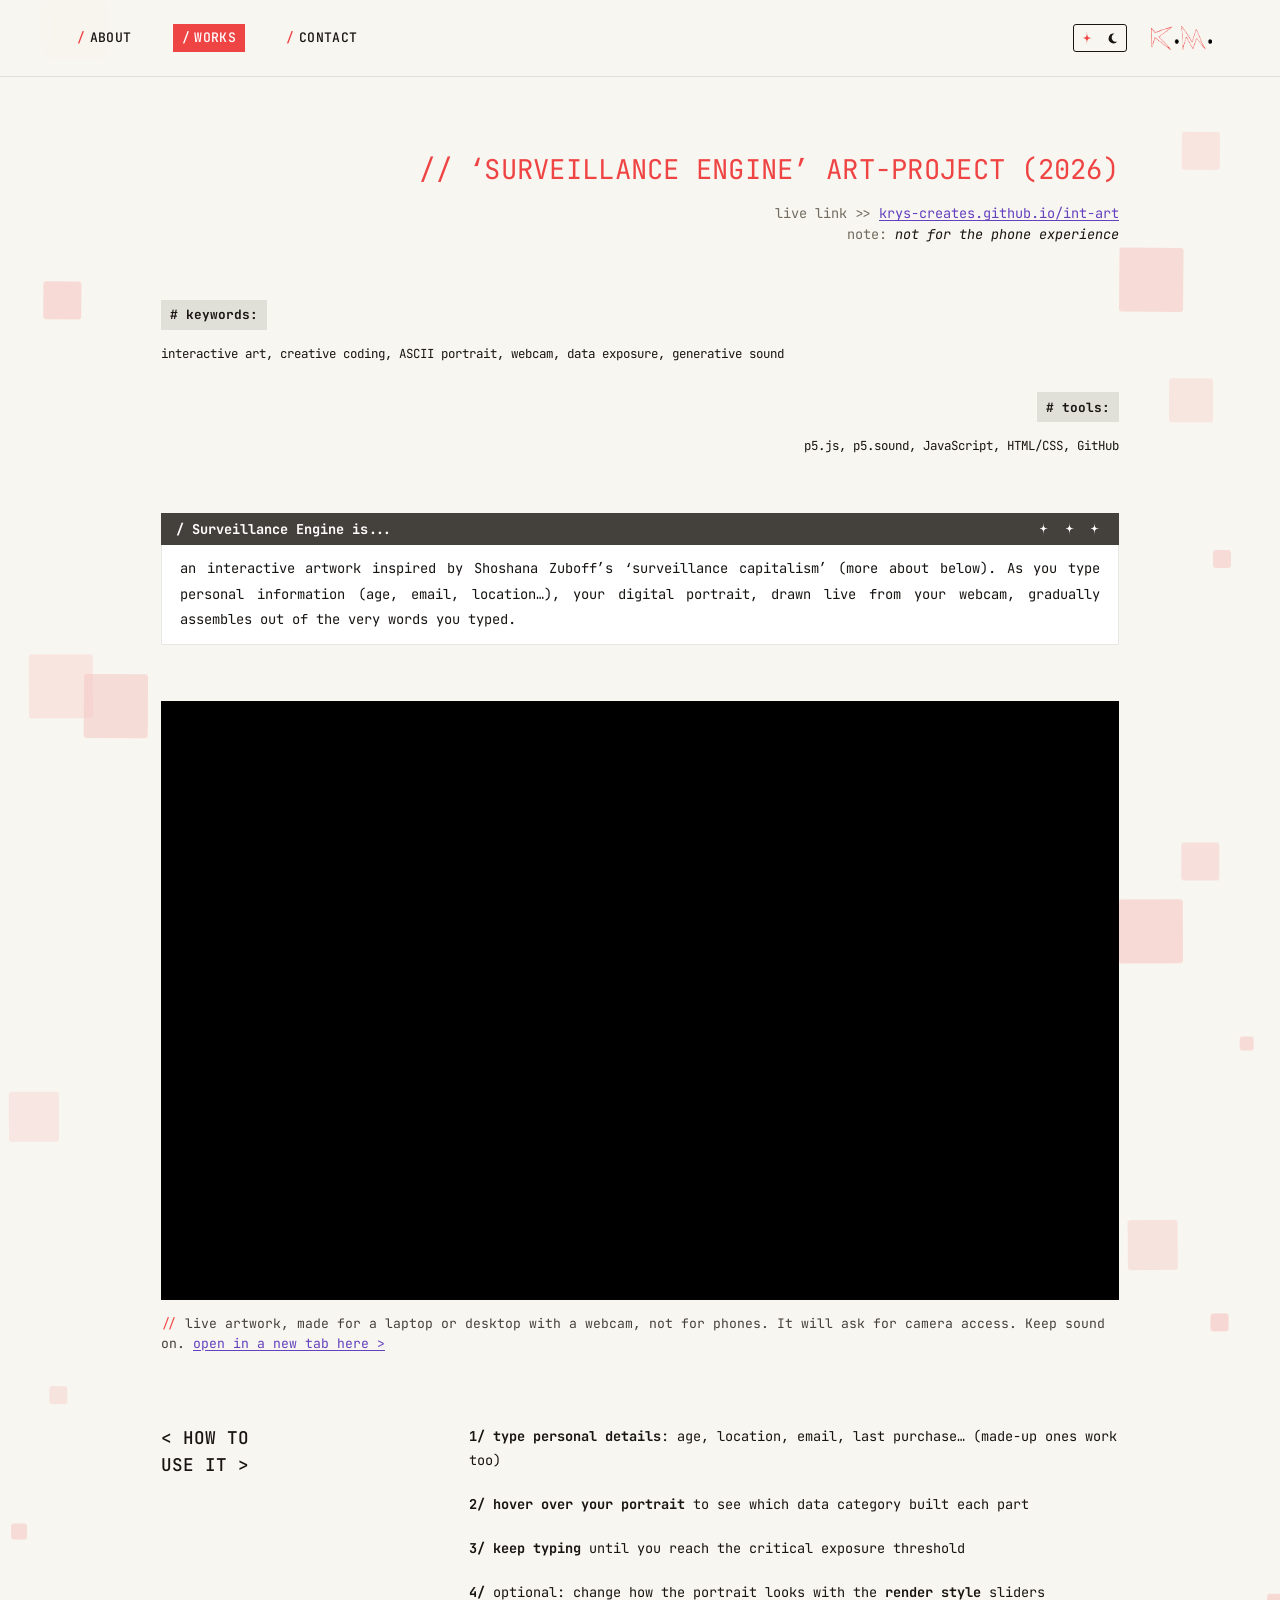
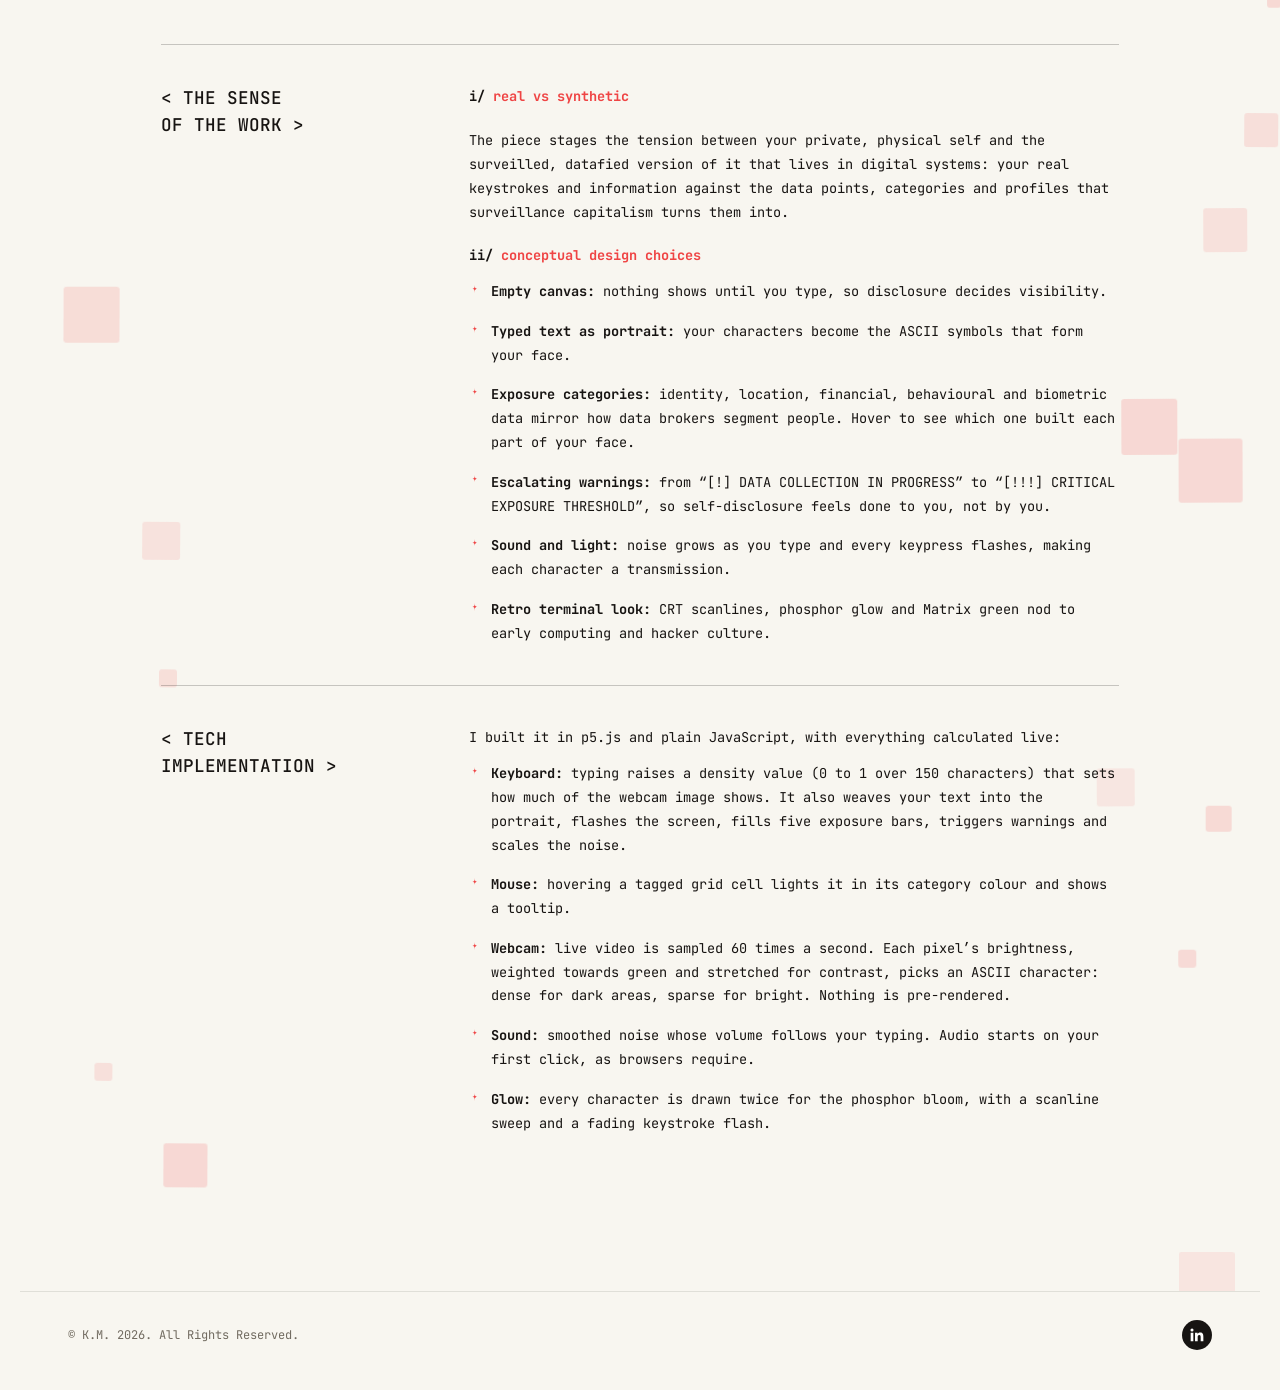
<file: works/surveillance-engine.html>
<!DOCTYPE html>
<html lang="en">
<head>
  <meta charset="UTF-8">
  <meta name="viewport" content="width=device-width, initial-scale=1.0">
  <script>(function(){try{var t=localStorage.getItem('theme');if(t!=='dark'&&t!=='light'){t='light'}document.documentElement.setAttribute('data-theme',t)}catch(e){}})();</script>
  <title>Surveillance Engine (2026) — K.M.</title>
  <meta name="description" content="Surveillance Engine — an interactive artwork by K.M. inspired by Zuboff's surveillance capitalism: your webcam portrait assembles as you type personal data. Concept, tech implementation and how to use it.">

  <link rel="preconnect" href="https://fonts.googleapis.com">
  <link rel="preconnect" href="https://fonts.gstatic.com" crossorigin>
  <link href="https://fonts.googleapis.com/css2?family=JetBrains+Mono:ital,wght@0,300;0,400;0,500;0,600;0,700;0,800;1,400;1,500&family=Roboto+Mono:wght@400;500;600;700;800&display=swap" rel="stylesheet">

  <link rel="stylesheet" href="../css/style.css?v=20">
  <link rel="stylesheet" href="../css/project.css?v=144">
</head>
<body class="page-surveillance-engine">
<script src="../js/page-loader.js"></script>

  <!-- Decorative floating squares — identical markup/behaviour to other pages -->
  <div class="decorations" aria-hidden="true" id="decorations">
    <span class="decoration decoration--left" style="--top:1.0%; --offset:5.4%; --size:56px; --opacity:0.6;" data-response="0.04"></span>
    <span class="decoration decoration--right" style="--top:4.9%; --offset:7.0%; --size:38px; --opacity:0.4;" data-response="0.038"></span>
    <span class="decoration decoration--right" style="--top:7.5%; --offset:10.0%; --size:64px; --opacity:0.64;" data-response="0.032"></span>
    <span class="decoration decoration--left" style="--top:10.8%; --offset:1.1%; --size:38px; --opacity:0.65;" data-response="0.025"></span>
    <span class="decoration decoration--right" style="--top:14.2%; --offset:7.6%; --size:44px; --opacity:0.41;" data-response="0.072"></span>
    <span class="decoration decoration--right" style="--top:17.9%; --offset:1.5%; --size:18px; --opacity:0.64;" data-response="0.074"></span>
    <span class="decoration decoration--left" style="--top:21.6%; --offset:4.6%; --size:64px; --opacity:0.4;" data-response="0.037"></span>
    <span class="decoration decoration--left" style="--top:24.1%; --offset:4.0%; --size:64px; --opacity:0.62;" data-response="0.075"></span>
    <span class="decoration decoration--right" style="--top:28.1%; --offset:5.8%; --size:38px; --opacity:0.5;" data-response="0.025"></span>
    <span class="decoration decoration--right" style="--top:31.0%; --offset:5.1%; --size:64px; --opacity:0.65;" data-response="0.063"></span>
    <span class="decoration decoration--right" style="--top:34.7%; --offset:4.4%; --size:14px; --opacity:0.63;" data-response="0.072"></span>
    <span class="decoration decoration--left" style="--top:38.1%; --offset:3.2%; --size:50px; --opacity:0.37;" data-response="0.07"></span>
    <span class="decoration decoration--right" style="--top:41.2%; --offset:5.8%; --size:50px; --opacity:0.45;" data-response="0.025"></span>
    <span class="decoration decoration--right" style="--top:44.4%; --offset:1.5%; --size:18px; --opacity:0.71;" data-response="0.072"></span>
    <span class="decoration decoration--left" style="--top:47.8%; --offset:1.3%; --size:18px; --opacity:0.45;" data-response="0.068"></span>
    <span class="decoration decoration--left" style="--top:51.6%; --offset:3.3%; --size:16px; --opacity:0.64;" data-response="0.059"></span>
    <span class="decoration decoration--right" style="--top:54.1%; --offset:2.3%; --size:14px; --opacity:0.68;" data-response="0.03"></span>
    <span class="decoration decoration--right" style="--top:58.2%; --offset:2.6%; --size:34px; --opacity:0.54;" data-response="0.047"></span>
    <span class="decoration decoration--right" style="--top:61.5%; --offset:1.1%; --size:44px; --opacity:0.49;" data-response="0.029"></span>
    <span class="decoration decoration--left" style="--top:64.2%; --offset:2.5%; --size:56px; --opacity:0.6;" data-response="0.064"></span>
    <span class="decoration decoration--right" style="--top:68.0%; --offset:7.0%; --size:56px; --opacity:0.7;" data-response="0.074"></span>
    <span class="decoration decoration--right" style="--top:71.6%; --offset:1.9%; --size:64px; --opacity:0.67;" data-response="0.044"></span>
    <span class="decoration decoration--left" style="--top:74.4%; --offset:8.8%; --size:38px; --opacity:0.47;" data-response="0.03"></span>
    <span class="decoration decoration--left" style="--top:77.5%; --offset:9.9%; --size:18px; --opacity:0.55;" data-response="0.054"></span>
    <span class="decoration decoration--right" style="--top:80.9%; --offset:9.1%; --size:38px; --opacity:0.37;" data-response="0.042"></span>
    <span class="decoration decoration--right" style="--top:84.3%; --offset:3.2%; --size:26px; --opacity:0.66;" data-response="0.032"></span>
    <span class="decoration decoration--right" style="--top:88.1%; --offset:4.1%; --size:18px; --opacity:0.65;" data-response="0.061"></span>
    <span class="decoration decoration--left" style="--top:91.0%; --offset:4.9%; --size:18px; --opacity:0.5;" data-response="0.056"></span>
    <span class="decoration decoration--left" style="--top:94.2%; --offset:10.4%; --size:44px; --opacity:0.69;" data-response="0.034"></span>
    <span class="decoration decoration--right" style="--top:98.0%; --offset:1.2%; --size:56px; --opacity:0.39;" data-response="0.04"></span>
  </div>

  <a class="skip-link" href="#main-content">Skip to main content</a>

  <header class="site-header" id="site-header">
    <div class="site-header__inner">
      <nav class="primary-nav" aria-label="Primary">
        <button class="nav-toggle" id="nav-toggle" aria-expanded="false" aria-controls="primary-nav-list">
          <span class="nav-toggle__bar"></span>
          <span class="nav-toggle__bar"></span>
          <span class="nav-toggle__bar"></span>
          <span class="sr-only">Menu</span>
        </button>
        <ul class="primary-nav__list" id="primary-nav-list">
          <li><a class="nav-link" href="../about.html"><span class="nav-link__slash">/</span> <span class="nav-link__label" data-text="ABOUT">ABOUT</span></a></li>
          <li><a class="nav-link nav-link--active" href="../index.html#works" aria-current="page"><span class="nav-link__slash">/</span> <span class="nav-link__label" data-text="WORKS">WORKS</span></a></li>
          <li><a class="nav-link" href="../contact.html"><span class="nav-link__slash">/</span> <span class="nav-link__label" data-text="CONTACT">CONTACT</span></a></li>
        </ul>
      </nav>

      <div class="site-header__end">
        <button class="theme-toggle" type="button" role="switch" aria-checked="false" aria-label="Night mode" title="Night mode">
          <span class="theme-toggle__icon theme-toggle__icon--sun" aria-hidden="true"><svg viewBox="0 0 16 16" fill="currentColor" stroke="currentColor" stroke-width="1.3" stroke-linecap="round"><circle cx="8" cy="8" r="2.8" stroke="none"/><path d="M8 1.4v1.6M8 13v1.6M1.4 8H3M13 8h1.6M3.3 3.3l1.1 1.1M11.6 11.6l1.1 1.1M3.3 12.7l1.1-1.1M11.6 4.4l1.1-1.1"/></svg></span>
          <span class="theme-toggle__icon theme-toggle__icon--moon" aria-hidden="true"><svg viewBox="0 0 16 16" fill="currentColor"><path d="M10.4 2.1a6 6 0 1 0 3.5 9.7A5.1 5.1 0 0 1 10.4 2.1z"/></svg></span>
          <span class="theme-toggle__knob" aria-hidden="true"><svg><use href="#icon-sparkle"></use></svg></span>
        </button>
        <a class="logo" href="../index.html" aria-label="K.M. — home">
        <img src="../assets/images/K.M..png" alt="" width="72" height="24">
      </a>
      </div>
    </div>
  </header>

  <!-- reusable sparkle icon, referenced via <use> throughout this page -->
  <svg width="0" height="0" style="position:absolute" aria-hidden="true">
    <symbol id="icon-sparkle" viewBox="0 0 200 200">
      <path fill="currentColor" d="M100,4 C100,100 100,100 196,100 C100,100 100,100 100,196 C100,100 100,100 4,100 C100,100 100,100 100,4 Z"/>
    </symbol>
  </svg>

  <main id="main-content">

    <!-- ============ TITLE ============ -->
    <section class="project-hero">
      <h1 class="project-hero__title"><span class="project-hero__slash">//</span> &lsquo;SURVEILLANCE ENGINE&rsquo; ART-PROJECT (2026)</h1>
      <p class="project-hero__link">
        live link &gt;&gt; <a href="https://krys-creates.github.io/int-art/" target="_blank" rel="noopener">krys-creates.github.io/int-art</a><br>
        note: <em style="color: var(--color-text);">not for the phone experience</em>
      </p>
    </section>

    <!-- ============ META ============ -->
    <section class="project-meta" aria-label="Project details">
      <div class="project-meta__item">
        <span class="project-meta__label"># keywords:</span>
        <p class="project-meta__value">interactive art, creative coding, ASCII portrait, webcam, data exposure, generative sound</p>
      </div>

      <div class="project-meta__item project-meta__item--right">
        <span class="project-meta__label"># tools:</span>
        <p class="project-meta__value">p5.js, p5.sound, JavaScript, HTML/CSS, GitHub </p>
      </div>
    </section>

    <!-- ============ PROJECT BRIEF ============ -->
    <section class="project-quote">
      <div class="project-quote__bar">
        <span>/ Surveillance Engine is...</span>
        <span class="project-quote__sparkles" aria-hidden="true">
          <span class="heading-sparkle"><svg><use href="#icon-sparkle"></use></svg></span>
          <span class="heading-sparkle"><svg><use href="#icon-sparkle"></use></svg></span>
          <span class="heading-sparkle"><svg><use href="#icon-sparkle"></use></svg></span>
        </span>
      </div>
      <div class="project-quote__body">
        <p class="project-quote__text project-quote__text--plain">an interactive artwork inspired by Shoshana Zuboff&rsquo;s &lsquo;surveillance capitalism&rsquo; (more about below). As you type personal information (age, email, location&hellip;), your digital portrait, drawn live from your webcam, gradually assembles out of the very words you typed.</p>
      </div>
    </section>

    <!-- ============ LIVE ARTWORK ============ -->
    <section class="artwork-embed" aria-label="Surveillance Engine, live artwork">
      <div class="artwork-embed__frame">
        <iframe src="https://krys-creates.github.io/int-art/" title="Surveillance Engine, live interactive artwork" allow="camera; autoplay; fullscreen" allowfullscreen loading="lazy"></iframe>
      </div>
      <p class="artwork-embed__note"><span class="project-hero__slash">//</span> live artwork, made for a laptop or desktop with a webcam, not for phones. It will ask for camera access. Keep sound on. <a href="https://krys-creates.github.io/int-art/" target="_blank" rel="noopener">open in a new tab here &gt;</a></p>
    </section>

    <!-- ============ SENSE / TECH / USE ============ -->
    <section class="project-phases" aria-label="About the artwork">
      <div class="phase">
        <h2 class="phase__label">&lt; HOW TO <br>USE IT &gt;</h2>
        <div>
          <p class="phase__desc"><strong>1/</strong> <strong>type personal details</strong>: age, location, email, last purchase&hellip; (made-up ones work too)</p>
          <p class="phase__desc"><strong>2/</strong> <strong>hover over your portrait</strong> to see which data category built each part</p>
          <p class="phase__desc"><strong>3/</strong> <strong>keep typing</strong> until you reach the critical exposure threshold</p>
          <p class="phase__desc"><strong>4/</strong> optional: change how the portrait looks with the <strong>render style</strong> sliders</p>
        </div>
      </div>

      <div class="phase">
        <h2 class="phase__label">&lt; THE SENSE <br>OF THE WORK &gt;</h2>
        <div>
          <p class="phase__desc"><strong>i/</strong> <span class="phase__subhead">real vs synthetic</span></p>
          <p class="phase__desc">The piece stages the tension between your private, physical self and the surveilled, datafied version of it that lives in digital systems: your real keystrokes and information against the data points, categories and profiles that surveillance capitalism turns them into.</p>

          <p class="phase__desc phase__desc--spaced"><strong>ii/</strong> <span class="phase__subhead">conceptual design choices</span></p>
          <ul class="icon-list">
            <li><span class="heading-sparkle icon-list__bullet" aria-hidden="true"><svg><use href="#icon-sparkle"></use></svg></span><strong>Empty canvas:</strong> nothing shows until you type, so disclosure decides visibility.</li>
            <li><span class="heading-sparkle icon-list__bullet" aria-hidden="true"><svg><use href="#icon-sparkle"></use></svg></span><strong>Typed text as portrait:</strong> your characters become the ASCII symbols that form your face.</li>
            <li><span class="heading-sparkle icon-list__bullet" aria-hidden="true"><svg><use href="#icon-sparkle"></use></svg></span><strong>Exposure categories:</strong> identity, location, financial, behavioural and biometric data mirror how data brokers segment people. Hover to see which one built each part of your face.</li>
            <li><span class="heading-sparkle icon-list__bullet" aria-hidden="true"><svg><use href="#icon-sparkle"></use></svg></span><strong>Escalating warnings:</strong> from &ldquo;[!] DATA COLLECTION IN PROGRESS&rdquo; to &ldquo;[!!!] CRITICAL EXPOSURE THRESHOLD&rdquo;, so self-disclosure feels done to you, not by you.</li>
            <li><span class="heading-sparkle icon-list__bullet" aria-hidden="true"><svg><use href="#icon-sparkle"></use></svg></span><strong>Sound and light:</strong> noise grows as you type and every keypress flashes, making each character a transmission.</li>
            <li><span class="heading-sparkle icon-list__bullet" aria-hidden="true"><svg><use href="#icon-sparkle"></use></svg></span><strong>Retro terminal look:</strong> CRT scanlines, phosphor glow and Matrix green nod to early computing and hacker culture.</li>
          </ul>
        </div>
      </div>

      <div class="phase">
        <h2 class="phase__label">&lt; TECH <br>IMPLEMENTATION &gt;</h2>
        <div>
          <p class="phase__desc">I built it in p5.js and plain JavaScript, with everything calculated live:</p>
          <ul class="icon-list">
            <li><span class="heading-sparkle icon-list__bullet" aria-hidden="true"><svg><use href="#icon-sparkle"></use></svg></span><strong>Keyboard:</strong> typing raises a density value (0 to 1 over 150 characters) that sets how much of the webcam image shows. It also weaves your text into the portrait, flashes the screen, fills five exposure bars, triggers warnings and scales the noise.</li>
            <li><span class="heading-sparkle icon-list__bullet" aria-hidden="true"><svg><use href="#icon-sparkle"></use></svg></span><strong>Mouse:</strong> hovering a tagged grid cell lights it in its category colour and shows a tooltip.</li>
            <li><span class="heading-sparkle icon-list__bullet" aria-hidden="true"><svg><use href="#icon-sparkle"></use></svg></span><strong>Webcam:</strong> live video is sampled 60 times a second. Each pixel&rsquo;s brightness, weighted towards green and stretched for contrast, picks an ASCII character: dense for dark areas, sparse for bright. Nothing is pre-rendered.</li>
            <li><span class="heading-sparkle icon-list__bullet" aria-hidden="true"><svg><use href="#icon-sparkle"></use></svg></span><strong>Sound:</strong> smoothed noise whose volume follows your typing. Audio starts on your first click, as browsers require.</li>
            <li><span class="heading-sparkle icon-list__bullet" aria-hidden="true"><svg><use href="#icon-sparkle"></use></svg></span><strong>Glow:</strong> every character is drawn twice for the phosphor bloom, with a scanline sweep and a fading keystroke flash.</li>
          </ul>
        </div>
      </div>
    </section>

  </main>

  <footer class="site-footer">
    <p class="site-footer__copy">© K.M. 2026. All Rights Reserved.</p>
    <a class="site-footer__social" href="https://www.linkedin.com/in/krystyna-mikava/" target="_blank" rel="noopener noreferrer" aria-label="Open LinkedIn profile in a new window">
      <svg width="18" height="18" viewBox="0 0 24 24" fill="currentColor" aria-hidden="true">
        <path d="M20.45 20.45h-3.55v-5.57c0-1.33-.02-3.04-1.85-3.04-1.86 0-2.14 1.45-2.14 2.94v5.67H9.36V9h3.41v1.56h.05c.48-.9 1.64-1.85 3.38-1.85 3.61 0 4.28 2.38 4.28 5.47v6.27zM5.34 7.43a2.06 2.06 0 1 1 0-4.12 2.06 2.06 0 0 1 0 4.12zM7.12 20.45H3.56V9h3.56v11.45z"/>
      </svg>
    </a>
  </footer>

  <script src="../js/theme.js?v=2" defer></script>
  <script src="../js/phase-nav.js?v=6" defer></script>

  <script src="../js/decorations.js?v=2" defer></script>
  <script src="../js/scramble.js" defer></script>
  <script src="../js/main.js" defer></script>
  <script src="../js/mobile-notice.js" defer></script>
</body>
</html>
</file>
<file: css/style.css>
/* =========================================================================
   K.M. PORTFOLIO — MAIN STYLESHEET
   Table of contents:
   1. Variables & tokens
   2. Reset & base
   3. Accessibility helpers
   4. Decorative floating squares
   5. Header & navigation
   6. Hero section
   7. Works / project grid
   8. Footer
   9. Responsive breakpoints
   10. Reduced motion
   ========================================================================= */

/* ---------------------------------------------------------------------
   1. VARIABLES & TOKENS
   --------------------------------------------------------------------- */
:root {
  /* Colour palette */
  --color-bg: #F8F6F0;
  --color-orange: #EF4444;
  --color-orange-text: #C23636; /* WCAG AA-safe variant of the brand red for small text/backgrounds */
  --color-orange-pale: #FBEAE8;
  --color-orange-decoration: #F6CBC7; /* much lighter tint of the brand red for the decorative squares */
  --color-dark: #44403C;
  --color-text: #171412;
  --color-text-muted: #716B60;
  --color-border: rgba(23, 20, 18, 0.1);
  --color-white: #FFFFFF;

  /* Theme-aware tokens (overridden for night mode below) */
  --color-on-accent: #FFFFFF;            /* text on the red accent; stays white in both themes */
  --color-header-bg: rgba(248, 246, 240, 0.92);
  --color-link: #6440BE;
  --color-link-hover: #3F37C9;
  --color-border-strong: rgba(23, 20, 18, 0.22);
  --color-stripe: rgba(23, 20, 18, 0.045);
  --color-surface-soft: #FBF9F6;
  --color-placeholder: #E7E3DC;
  --color-tool-border: #a8a199;

  /* Typography */
  --font-mono: 'JetBrains Mono', 'Courier New', Courier, monospace;
  --font-script: 'Caveat', cursive;
  --font-heading: 'Roboto Mono', 'Courier New', Courier, monospace;

  /* Layout */
  --container-width: 1240px;
  --container-pad: clamp(1.25rem, 4vw, 3rem);
  --section-gap: clamp(4rem, 9vw, 7.5rem);

  /* Motion */
  --ease-out: cubic-bezier(0.16, 1, 0.3, 1);
  --ease-soft: cubic-bezier(0.4, 0, 0.2, 1);
  --transition-fast: 0.2s;
  --transition-med: 0.4s;

  /* Header */
  --header-height: 76px;
}

/* Night mode: same warm palette, inverted. --color-white is the "surface"
   colour (cards, pop-ups) and --color-dark the "ink" colour, so components that
   pair them (dark button + white text) simply swap and stay legible. */
html[data-theme="dark"] {
  color-scheme: dark;
  --color-bg: #14110F;
  --color-text: #F0ECE4;
  --color-text-muted: #A8A196;
  --color-dark: #DAD4C9;
  --color-white: #1E1A17;
  --color-border: rgba(240, 236, 228, 0.14);
  --color-orange-text: #FF8A8A;
  --color-orange-pale: rgba(239, 68, 68, 0.3);
  --color-orange-decoration: #6E2C2C;

  --color-header-bg: rgba(20, 17, 15, 0.88);
  --color-link: #B9A2FF;
  --color-link-hover: #D8CBFF;
  --color-border-strong: rgba(240, 236, 228, 0.28);
  --color-stripe: rgba(240, 236, 228, 0.05);
  --color-surface-soft: #1A1613;
  --color-placeholder: #2A2521;
  --color-tool-border: #6B655C;
}

/* ---------------------------------------------------------------------
   2. RESET & BASE
   --------------------------------------------------------------------- */
*, *::before, *::after {
  box-sizing: border-box;
}

html {
  scroll-behavior: smooth;
  -webkit-text-size-adjust: 100%;
  /* horizontal clipping lives on <html> (it propagates to the viewport), not on
     <body>: an overflow value on <body> makes Safari treat it as the scroll
     container and the sticky header stops sticking */
  overflow-x: hidden;
}

html, body {
  min-height: 100%;
}

body {
  position: relative;
  margin: 0;
  background: var(--color-bg);
  color: var(--color-text);
  font-family: var(--font-mono);
  font-size: 16px;
  line-height: 1.5;
  -webkit-font-smoothing: antialiased;
  -moz-osx-font-smoothing: grayscale;
}

img {
  max-width: 100%;
  display: block;
}

a {
  color: inherit;
}

ul {
  margin: 0;
  padding: 0;
  list-style: none;
}

h1, p, mark {
  margin: 0;
}

mark {
  background: none;
  color: inherit;
}

button {
  font-family: inherit;
  cursor: pointer;
}

/* ---------------------------------------------------------------------
   3. ACCESSIBILITY HELPERS
   --------------------------------------------------------------------- */
.sr-only {
  position: absolute;
  width: 1px;
  height: 1px;
  padding: 0;
  margin: -1px;
  overflow: hidden;
  clip: rect(0, 0, 0, 0);
  white-space: nowrap;
  border: 0;
}

.skip-link {
  position: absolute;
  top: -48px;
  left: 1rem;
  z-index: 1000;
  background: var(--color-dark);
  color: var(--color-white);
  padding: 0.6rem 1rem;
  font-size: 0.8rem;
  text-decoration: none;
  transition: top var(--transition-fast) var(--ease-soft);
}

.skip-link:focus {
  top: 1rem;
}

a:focus-visible,
button:focus-visible {
  outline: 2px solid var(--color-orange);
  outline-offset: 3px;
}

/* ---------------------------------------------------------------------
   4. DECORATIVE FLOATING SQUARES
   --------------------------------------------------------------------- */
.decorations {
  position: absolute;
  inset: 0;
  z-index: -1;
  overflow: hidden;
  pointer-events: none;
}

.decoration {
  position: absolute;
  top: var(--top, 10%);
  width: var(--size, 90px);
  height: var(--size, 90px);
  background: var(--color-orange-decoration);
  opacity: var(--opacity, 0.5);
  border-radius: 3px;
  pointer-events: auto;
  will-change: transform;
  transform: translate3d(0, 0, 0);
}

.decoration--left {
  left: var(--offset, 4%);
}

.decoration--right {
  right: var(--offset, 4%);
}

/* ---------------------------------------------------------------------
   5. HEADER & NAVIGATION
   --------------------------------------------------------------------- */
.site-header {
  position: -webkit-sticky;
  position: sticky;
  top: 0;
  z-index: 100;
  background: var(--color-header-bg);
  backdrop-filter: blur(6px);
  -webkit-backdrop-filter: blur(6px);
  border-bottom: 1px solid var(--color-border);
}

.site-header__inner {
  max-width: var(--container-width);
  margin: 0 auto;
  padding: 1.35rem var(--container-pad);
  display: flex;
  align-items: center;
  justify-content: space-between;
  min-height: var(--header-height);
}

.primary-nav__list {
  display: flex;
  align-items: center;
  gap: clamp(1rem, 2.5vw, 2.25rem);
}

.nav-link {
  position: relative;
  display: inline-flex;
  align-items: center;
  gap: 0.3em;
  text-decoration: none;
  font-size: 0.82rem;
  font-weight: 500;
  letter-spacing: 0.03em;
  color: var(--color-text);
  padding: 0.35em 0.7em;
  white-space: nowrap;
  transition: background-color var(--transition-fast) var(--ease-soft),
              color var(--transition-fast) var(--ease-soft);
}

.nav-link__slash {
  color: var(--color-orange);
  transition: color var(--transition-fast) var(--ease-soft);
}

.nav-link--active,
.nav-link:hover,
.nav-link:focus-visible {
  background: var(--color-orange);
  color: var(--color-on-accent);
}

.nav-link--active .nav-link__slash,
.nav-link:hover .nav-link__slash,
.nav-link:focus-visible .nav-link__slash {
  color: var(--color-on-accent);
}

.site-header__end {
  display: flex;
  align-items: center;
  gap: clamp(0.9rem, 2vw, 1.5rem);
}

/* night-mode switch: a squared track (like the site's squares) with a red
   sparkle that slides across and turns as the theme changes */
.theme-toggle {
  position: relative;
  flex: none;
  width: 54px;
  height: 28px;
  padding: 0;
  border: 1.5px solid var(--color-text);
  border-radius: 3px;
  background: transparent;
  color: var(--color-text);
  cursor: pointer;
  transition: border-color var(--transition-fast) var(--ease-soft),
              background-color var(--transition-fast) var(--ease-soft),
              transform var(--transition-fast) var(--ease-soft);
}

.theme-toggle:hover {
  border-color: var(--color-orange);
  background: var(--color-orange-pale);
}

.theme-toggle:focus-visible {
  outline: 2px solid var(--color-orange);
  outline-offset: 3px;
}

.theme-toggle:active {
  transform: scale(0.96);
}

.theme-toggle__icon {
  position: absolute;
  top: 50%;
  width: 13px;
  height: 13px;
  margin-top: -6.5px;
  transition: opacity 0.3s var(--ease-soft);
}

.theme-toggle__icon svg {
  display: block;
  width: 100%;
  height: 100%;
}

.theme-toggle__icon--moon { right: 7px; opacity: 1; }
.theme-toggle__icon--sun  { left: 7px;  opacity: 0; }

.theme-toggle__knob {
  position: absolute;
  top: 50%;
  left: 3px;
  width: 20px;
  height: 20px;
  margin-top: -10px;
  color: var(--color-orange);
  transition: transform 0.5s var(--ease-out);
}

.theme-toggle__knob svg {
  display: block;
  width: 100%;
  height: 100%;
}

html[data-theme="dark"] .theme-toggle__knob {
  transform: translateX(26px) rotate(180deg);
}

html[data-theme="dark"] .theme-toggle__icon--moon { opacity: 0; }
html[data-theme="dark"] .theme-toggle__icon--sun  { opacity: 1; }

/* short colour cross-fade, applied by theme.js only while switching */
html.theme-transition,
html.theme-transition *,
html.theme-transition *::before,
html.theme-transition *::after {
  transition: background-color 0.4s var(--ease-soft),
              color 0.4s var(--ease-soft),
              border-color 0.4s var(--ease-soft),
              fill 0.4s var(--ease-soft),
              stroke 0.4s var(--ease-soft) !important;
}

.logo img {
  height: 24px;
  width: auto;
  object-fit: contain;
}

/* Mobile nav toggle (hidden on desktop) */
.nav-toggle {
  display: none;
  flex-direction: column;
  justify-content: center;
  gap: 4px;
  width: 32px;
  height: 32px;
  background: none;
  border: none;
  padding: 0;
}

.nav-toggle__bar {
  display: block;
  width: 100%;
  height: 2px;
  background: var(--color-text);
  transition: transform var(--transition-fast) var(--ease-soft), opacity var(--transition-fast);
}

.nav-toggle[aria-expanded="true"] .nav-toggle__bar:nth-child(1) {
  transform: translateY(6px) rotate(45deg);
}

.nav-toggle[aria-expanded="true"] .nav-toggle__bar:nth-child(2) {
  opacity: 0;
}

.nav-toggle[aria-expanded="true"] .nav-toggle__bar:nth-child(3) {
  transform: translateY(-6px) rotate(-45deg);
}

/* ---------------------------------------------------------------------
   6. HERO SECTION
   --------------------------------------------------------------------- */
.hero {
  max-width: 980px;
  margin: 0 auto;
  padding: clamp(3rem, 7vw, 5rem) var(--container-pad) clamp(2.5rem, 5vw, 4rem);
  text-align: center;
}

.typewriter-cursor {
  display: inline-block;
  width: 2px;
  height: 1em;
  margin-left: 1px;
  background: var(--color-text);
  vertical-align: text-bottom;
  animation: cursor-blink 0.85s step-end infinite;
}



@keyframes cursor-blink {
  0%, 49% { opacity: 1; }
  50%, 100% { opacity: 0; }
}

.hero__heading {
  position: relative;
  font-weight: 400;
  line-height: 1.6;
}

.heading-row {
  display: block;
  position: relative;
  z-index: 1;
}

/* Safety net: hides any leftover old standalone globe markup that may
   still be sitting in the HTML below the heading. The real fix is to
   delete that old <div class="hero__globe">...</div> block entirely —
   it's been replaced by .hero__heading-globe (see below), which sits
   behind the text instead of below it. */
.hero__globe {
  display: none !important;
}

/* planet placeholder — sits behind the text, rendered at full size (not
   cropped); the two text rows simply paint on top of it in normal stacking
   order, so it peeks through the gaps between words/lines. */
.hero__heading-globe {
  position: absolute;
  top: 0%;
  left: 57%;
  transform: translate(-50%, -50%);
  z-index: -1;
  pointer-events: none;
}

.hero__heading-globe img {
  width: clamp(140px, 18vw, 230px);
  height: auto;
  display: block;
  clip-path: inset(0 0 37% 0);
}

.heading-sparkle {
  display: inline-flex;
  width: 0.7em;
  height: 0.7em;
  margin: 0 0.2em;
  vertical-align: middle;
  color: var(--color-text);
}

.heading-sparkle svg {
  width: 100%;
  height: 100%;
}

.heading-plain {
  font-family: var(--font-heading);
  font-weight: 400;
  font-size: clamp(0.95rem, 0.8rem + 0.5vw, 1.15rem);
  color: var(--color-text);
  margin: 0 0.12em;
}

.heading-accent {
  font-family: var(--font-heading);
  font-weight: 400;
  font-size: clamp(0.95rem, 0.8rem + 0.5vw, 1.15rem);
  color: var(--color-orange);
  margin: 0 0.12em;
}

/* vertically stretched black text — same Roboto Mono, just scaled.
   "Pouring my", "digital experiences" and "products" all share this one
   size/weight so they read as one consistent style, matching "Pouring my". */
.heading-stretched {
  display: inline-block;
  font-family: var(--font-heading);
  font-weight: 400;
  font-size: clamp(1.2rem, 1rem + 0.8vw, 1.55rem);
  color: var(--color-text);
  transform: scaleY(1.4) scaleX(0.85);
  transform-origin: center;
  margin: 0 0.12em;
  
}

.hero__divider {
  display: flex;
  align-items: center;
  justify-content: center;
  gap: 1rem;
  margin: 2rem auto 2.5rem;
  max-width: 520px;
}

.hero__divider-line {
  flex: 1;
  height: 1px;
  background: var(--color-border);
}

.hero__divider-plus {
  color: var(--color-orange-text);
  font-size: 0.9rem;
}

.hero__bio {
  max-width: 700px;
  margin: 0 auto;
  font-size: clamp(0.85rem, 0.4vw + 0.75rem, 0.95rem);
  line-height: 2;
  color: var(--color-text);
}

.hero__bio strong {
  font-weight: 700;
}

/* The highlight is painted as a gradient rather than a flat background so
   its width can be animated — it sweeps in from the left like a marker
   being drawn across the words, once the typewriter has finished. With
   box-decoration-break: clone each wrapped fragment gets its own
   background box, so a mark spanning two lines draws each line from its
   own left edge. */
.hero__bio mark {
  background-color: transparent;
  background-image: linear-gradient(var(--color-orange-pale), var(--color-orange-pale));
  background-repeat: no-repeat;
  background-position: left center;
  background-size: 0% 100%;
  color: var(--color-text);
  padding: 0.05em 0.35em;
  box-decoration-break: clone;
  -webkit-box-decoration-break: clone;
  transition: background-size 0.7s var(--ease-out);
  transition-delay: var(--mark-delay, 0s);
}

.hero__bio.is-highlighted mark {
  background-size: 100% 100%;
}

/* staggered so the three phrases read as being highlighted in turn */
.hero__bio mark:nth-of-type(2) { --mark-delay: 0.55s; }
.hero__bio mark:nth-of-type(3) { --mark-delay: 1.1s; }

@media (prefers-reduced-motion: reduce) {
  .hero__bio mark {
    background-size: 100% 100%;
    transition: none;
  }
}

/* typewriter characters, revealed progressively by js/typewriter.js */
.hero__bio .char {
  opacity: 0;
}

.hero__bio .char.is-visible {
  opacity: 1;
}

.hero__bio.reveal-complete .char {
  opacity: 1;
}

/* "more about me" button */
.btn-more {
  display: inline-block;
  margin-top: 2.25rem;
  text-decoration: none;
}

.btn-more__rect {
  display: inline-flex;
  align-items: center;
  gap: 0.6em;
  background: var(--color-dark);
  color: var(--color-white);
  font-size: 0.78rem;
  letter-spacing: 0.02em;
  padding: 0.85em 1.4em;
  transition: transform var(--transition-med) var(--ease-out);
}

.btn-more__arrow {
  display: inline-block;
  transition: transform var(--transition-med) var(--ease-out);
}

.btn-more:hover .btn-more__rect,
.btn-more:focus-visible .btn-more__rect {
  transform: scale(1.06);
}

.btn-more:hover .btn-more__arrow,
.btn-more:focus-visible .btn-more__arrow {
  transform: translateX(7px);
}

/* scroll cue */
.scroll-cue {
  display: flex;
  flex-direction: column;
  align-items: center;
  gap: 0.5rem;
  margin-top: clamp(3.5rem, 7vw, 6rem);
  margin-bottom: clamp(1.5rem, 4vw, 3rem);
  text-decoration: none;
  color: var(--color-text-muted);
}

.scroll-cue__label {
  font-size: 0.68rem;
  letter-spacing: 0.15em;
  text-transform: lowercase;
}

.scroll-cue__chevron {
  animation: chevron-bob 2.4s ease-in-out infinite;
}

@keyframes chevron-bob {
  0%, 100% { transform: translateY(0); }
  50% { transform: translateY(4px); }
}

/* ---------------------------------------------------------------------
   7. WORKS / PROJECT GRID
   --------------------------------------------------------------------- */
.works {
  max-width: var(--container-width);
  margin: 0 auto;
  padding: 0 var(--container-pad); /* the footer's top margin supplies the space below */
}

.works__grid {
  display: grid;
  grid-template-columns: 1fr 1fr;
  gap: clamp(2rem, 4vw, 3.5rem);
  margin-bottom: var(--section-gap);
}

.project {
  margin-bottom: var(--section-gap);
}

.works__grid .project {
  margin-bottom: 0;
}

/* "side projects": a centred label, then a three-up row (two-up on tablets,
   single column on phones, via the breakpoints below) */
.works__side-heading {
  display: flex;
  align-items: center;
  gap: 0.75rem;
  margin: 0 0 clamp(2rem, 4vw, 3rem);
  padding-top: clamp(1rem, 3vw, 2rem);
  font-family: var(--font-mono);
  font-size: clamp(0.95rem, 0.4vw + 0.85rem, 1.05rem);
  font-weight: 700;
  letter-spacing: 0.03em;
  color: var(--color-text);
}

.works__side-heading__hash {
  color: var(--color-orange);
}

.works__side-heading__line {
  flex: 1;
  height: 1px;
  background: var(--color-border);
}

.works__grid--three {
  grid-template-columns: repeat(3, minmax(0, 1fr));
  align-items: start;
  gap: clamp(1.25rem, 3vw, 2.5rem);
}

.works__grid--three .project__frame,
.works__grid--three .project__caption {
  width: 90%;
}

/* "more coming soon" sits in the last row's right-hand column */
.works__grid--three .works__soon {
  grid-column: 3;
  align-self: end;
}

.works__grid--three .works__soon__box {
  width: 100%;
  padding: 3rem 0 0.5rem;
}

.works__grid--three .works__soon__text {
  font-size: clamp(1.15rem, 1.9vw, 1.9rem);
  white-space: nowrap;
}

@media (max-width: 960px) {
  .works__grid--three {
    grid-template-columns: repeat(2, minmax(0, 1fr));
  }

  .works__grid--three .works__soon {
    grid-column: 2;
  }
}

@media (max-width: 768px) {
  .works__grid--three .works__soon {
    grid-column: 1;
  }
}

.works__grid:last-child {
  margin-bottom: 0;
}

/* "more coming soon": frameless stylised text with a few twinkling stars */
.works__soon {
  display: flex;
  align-items: center;
  justify-content: center;
}

.works__soon__box {
  position: relative;
  display: flex;
  align-items: center;
  justify-content: center;
  width: 75%;
  margin: 0 auto;
  padding: 4rem 0;
  text-align: center;
}

.works__soon__text {
  position: relative;
  display: flex;
  flex-direction: column;
  gap: 0.15em;
  font-family: var(--font-heading);
  font-weight: 400;
  font-size: clamp(1.4rem, 2.6vw, 2.4rem);
  line-height: 1.15;
  letter-spacing: 0.02em;
  text-transform: uppercase;
  color: var(--color-dark);
}

.works__soon__line--accent {
  color: var(--color-orange);
}

.works__soon__cursor {
  margin-left: 0.1em;
  color: var(--color-orange);
  animation: soon-blink 1.1s steps(1) infinite;
}

.works__soon__star {
  position: absolute;
  display: block;
  color: var(--color-text);
  animation: soon-twinkle 3.2s ease-in-out infinite;
}

.works__soon__star svg {
  display: block;
  width: 100%;
  height: 100%;
}

/* stars sit just outside the text block (em units follow the text size) */
.works__soon__star--1 { top: -0.85em; left: -0.55em; width: 0.8em; height: 0.8em; }
.works__soon__star--2 { top: -0.6em; right: -0.5em; width: 0.45em; height: 0.45em; animation-delay: -1.1s; }
.works__soon__star--3 { bottom: -0.75em; left: 6%; width: 0.4em; height: 0.4em; animation-delay: -2.1s; }
.works__soon__star--4 { bottom: -1.1em; right: -0.1em; width: 0.9em; height: 0.9em; animation-delay: -0.6s; }

@keyframes soon-blink {
  50% { opacity: 0; }
}

@keyframes soon-twinkle {
  0%, 100% { opacity: 0.35; transform: scale(0.85) rotate(0deg); }
  50% { opacity: 1; transform: scale(1.1) rotate(20deg); }
}

@media (prefers-reduced-motion: reduce) {
  .works__soon__cursor,
  .works__soon__star { animation: none; }
}

.project__link {
  display: block;
  text-decoration: none;
  color: inherit;
}

.project__frame {
  display: block;
  position: relative;
  width: 75%; /* smaller preview images */
  margin-left: auto;
  margin-right: auto;
  margin-bottom: 0;
  transition: transform 0.5s var(--ease-out), margin-bottom 0.5s var(--ease-out);
}

.project--feature .project__frame,
.project--feature .project__caption {
  width: 67%;
  margin-left: auto;
  margin-right: auto;
}

/* MODU's feature frame runs the full edge-to-edge width of the section
   (matching the two-column row below it) rather than the standard 67% */
.project--feature-wide .project__frame,
.project--feature-wide .project__caption {
  width: 78%;
}

/* Gapminder's landscape preview, slightly larger than the standard 75% */
.project--larger .project__frame,
.project--larger .project__caption {
  width: 88%;
}

.project__link:hover .project__frame,
.project__link:focus-visible .project__frame,
.project__link.is-active .project__frame {
  transform: scale(1.045);
  margin-bottom: 28px; /* compensates the grown frame so it doesn't overlap the caption below */
}

.project__media {
  /* an explicit block (this is a <span>; as an inline box it is the containing
     block for the keyword tag, which Safari sizes far too narrow).
     The preview images have always shown at their own natural proportions, so
     the aspect-ratio crops below are deliberately switched off: they never
     applied while this was an inline box, and enabling them would crop images */
  display: block;
  position: relative;
  overflow: hidden;
  background: var(--color-border);
  aspect-ratio: auto;
}

.project__media--square,
.project__media--tall,
.project__media--wide {
  aspect-ratio: auto;
}

.project__media img {
  width: 100%;
  height: 100%;
  object-fit: cover;
  object-position: center;
}

/* keyword tag, reveals left-to-right on hover */
.project__tag {
  position: absolute;
  top: 14px;
  left: 14px;
  z-index: 3;
  /* explicit max-content width: Safari otherwise sizes this absolutely-positioned
     box far too narrow, so the text wraps one word per line while it reveals */
  width: max-content;
  max-width: calc(100% - 28px);
  background: var(--color-white);
  color: var(--color-orange);
  font-size: 0.68rem;
  line-height: 1.5;
  letter-spacing: 0.01em;
  padding: 0.5em 0.7em;
  -webkit-clip-path: inset(0 100% 0 0);
  clip-path: inset(0 100% 0 0);
  transition: clip-path 0.5s var(--ease-out), -webkit-clip-path 0.5s var(--ease-out);
}

.project__link:hover .project__tag,
.project__link:focus-visible .project__tag,
.project__link.is-active .project__tag {
  -webkit-clip-path: inset(0 0 0 0);
  clip-path: inset(0 0 0 0);
  transition-delay: 0.05s;
}

/* corner brackets — live on the (unclipped) frame, outside the image edges */
.project__corner {
  position: absolute;
  width: 90px;
  height: 90px;
  z-index: 2;
  opacity: 0;
  transition: opacity 0.35s var(--ease-soft), transform 0.4s var(--ease-out);
}

/* the smaller, nested inner bracket for each corner */
.project__corner::after {
  content: '';
  position: absolute;
  width: 40px;
  height: 40px;
}

.project__corner--tl {
  top: -16px;
  left: -16px;
  border-top: 1.5px solid var(--color-orange);
  border-left: 1.5px solid var(--color-orange);
  transform: translate(12px, 12px) scale(0.5);
}

.project__corner--tl::after {
  top: 10px;
  left: 10px;
  border-top: 1.5px solid var(--color-orange);
  border-left: 1.5px solid var(--color-orange);
}

.project__corner--br {
  bottom: -16px;
  right: -16px;
  border-bottom: 1.5px solid var(--color-orange);
  border-right: 1.5px solid var(--color-orange);
  transform: translate(-12px, -12px) scale(0.5);
}

.project__corner--br::after {
  bottom: 10px;
  right: 10px;
  border-bottom: 1.5px solid var(--color-orange);
  border-right: 1.5px solid var(--color-orange);
}

.project__link:hover .project__corner,
.project__link:focus-visible .project__corner,
.project__link.is-active .project__corner {
  opacity: 1;
  transform: translate(0, 0) scale(1);
  transition-delay: 0.08s;
}

.project__caption {
  width: 75%;
  margin-left: auto;
  margin-right: auto;
  margin-top: 0.9rem;
  font-size: 0.82rem;
  color: var(--color-text-muted);
  transition: color var(--transition-fast);
}

.project__link:hover ~ .project__caption,
.project__link:focus-visible ~ .project__caption,
.project__link.is-active ~ .project__caption {
  color: var(--color-orange);
}


/* ---------------------------------------------------------------------
   8. FOOTER
   --------------------------------------------------------------------- */
.site-footer {
  max-width: var(--container-width);
  margin: var(--section-gap) auto 0;
  padding: 1.75rem var(--container-pad) 2.5rem;
  display: flex;
  align-items: center;
  justify-content: space-between;
  border-top: 1px solid var(--color-border);
}

.site-footer__copy {
  font-size: 0.75rem;
  color: var(--color-text-muted);
}

.site-footer__social {
  display: inline-flex;
  align-items: center;
  justify-content: center;
  width: 30px;
  height: 30px;
  border-radius: 50%;
  background: var(--color-text);
  color: var(--color-white);
  transition: background var(--transition-fast) var(--ease-soft);
}

.site-footer__social:hover,
.site-footer__social:focus-visible {
  background: var(--color-orange);
}

/* ---------------------------------------------------------------------
   9. RESPONSIVE BREAKPOINTS
   --------------------------------------------------------------------- */
@media (max-width: 900px) {
  .decoration {
    width: calc(var(--size, 90px) * 0.75);
    height: calc(var(--size, 90px) * 0.75);
  }
}

@media (max-width: 768px) {
  .works__grid {
    grid-template-columns: 1fr;
    gap: clamp(2.5rem, 8vw, 3.5rem);
  }

  .heading-accent,
  .heading-plain,
  .heading-stretched {
    font-size: clamp(0.9rem, 3.2vw, 1.2rem);
  }
}

@media (max-width: 640px) {
  .primary-nav {
    position: relative;
  }

  .nav-toggle {
    display: flex;
  }

  .primary-nav__list {
    position: absolute;
    top: calc(100% + 1.35rem);
    left: 0;
    flex-direction: column;
    align-items: flex-start;
    gap: 0.75rem;
    background: var(--color-bg);
    border: 1px solid var(--color-border);
    padding: 1rem 1.25rem;
    min-width: 200px;
    opacity: 0;
    visibility: hidden;
    transform: translateY(-6px);
    transition: opacity var(--transition-fast) var(--ease-soft),
                transform var(--transition-fast) var(--ease-soft),
                visibility var(--transition-fast);
  }

  .primary-nav__list.is-open {
    opacity: 1;
    visibility: visible;
    transform: translateY(0);
  }

  .site-header__inner {
    padding-block: 1rem;
  }

  .hero {
    padding-top: 2.5rem;
  }

  .decoration {
    width: calc(var(--size, 90px) * 0.5);
    height: calc(var(--size, 90px) * 0.5);
  }
}

@media (max-width: 420px) {
  .hero__bio {
    line-height: 1.85;
  }
}

/* ---------------------------------------------------------------------
   10. REDUCED MOTION
   --------------------------------------------------------------------- */
@media (prefers-reduced-motion: reduce) {
  html {
    scroll-behavior: auto;
  }

  .scroll-cue__chevron {
    animation: none;
  }

  .project__frame,
  .project__tag,
  .project__corner,
  .btn-more__arrow,
  .btn-more__rect,
  .nav-toggle__bar,
  .primary-nav__list {
    transition-duration: 0.01ms !important;
  }

  .hero__bio .char {
    transition: none;
  }
}

/* ---------------------------------------------------------------------
   11b. PAGE LOADER ("// LOADING..." screen)
   Markup is built by js/page-loader.js, loaded at the top of <body>.
   --------------------------------------------------------------------- */
html.is-loading {
  overflow: hidden;
}

.page-loader {
  position: fixed;
  inset: 0;
  z-index: 9999;
  display: flex;
  flex-direction: column;
  align-items: center;
  justify-content: center;
  gap: 1.5rem;
  background: var(--color-bg);
  transition: opacity 0.45s var(--ease-soft), visibility 0.45s;
}

.page-loader.is-done {
  opacity: 0;
  visibility: hidden;
}

/* the same red + black four-point pair as the flourish on the About page */
.page-loader__stars {
  position: relative;
  width: 84px;
  height: 84px;
}

.page-loader__star {
  position: absolute;
  display: block;
}

.page-loader__star--big {
  top: 50%;
  left: 50%;
  width: 56px;
  height: 56px;
  margin: -28px 0 0 -28px;
  color: var(--color-orange);
  animation: loader-turn 2.4s cubic-bezier(0.65, 0, 0.35, 1) infinite;
}

.page-loader__star--small {
  top: 6px;
  left: 4px;
  width: 20px;
  height: 20px;
  color: var(--color-text);
  animation: loader-turn 2.4s cubic-bezier(0.65, 0, 0.35, 1) infinite reverse;
  animation-delay: 0.2s;
}

.page-loader__text {
  font-size: 0.95rem;
  font-weight: 700;
  letter-spacing: 0.22em;
  color: var(--color-text);
}

.page-loader__slash {
  color: var(--color-orange);
}

.page-loader__dots span {
  opacity: 0.15;
  animation: loader-dot 1.2s ease-in-out infinite;
}

.page-loader__dots span:nth-child(2) { animation-delay: 0.2s; }
.page-loader__dots span:nth-child(3) { animation-delay: 0.4s; }

.page-loader__bar {
  position: relative;
  display: block;
  width: 168px;
  height: 2px;
  overflow: hidden;
  background: var(--color-border);
}

.page-loader__bar-fill {
  position: absolute;
  top: 0;
  bottom: 0;
  left: 0;
  width: 42%;
  background: var(--color-orange);
  animation: loader-slide 1.4s cubic-bezier(0.4, 0, 0.2, 1) infinite;
}

@keyframes loader-turn {
  from { transform: rotate(0deg) scale(1); }
  50%  { transform: rotate(45deg) scale(0.82); }
  to   { transform: rotate(90deg) scale(1); }
}

@keyframes loader-dot {
  0%, 100% { opacity: 0.15; }
  40%      { opacity: 1; }
}

@keyframes loader-slide {
  from { transform: translateX(-100%); }
  to   { transform: translateX(240%); }
}

@media (prefers-reduced-motion: reduce) {
  .page-loader__star,
  .page-loader__dots span,
  .page-loader__bar-fill {
    animation: none;
  }

  .page-loader__dots span {
    opacity: 1;
  }

  .page-loader__bar-fill {
    width: 100%;
  }

  .page-loader {
    transition-duration: 0.01ms;
  }
}

/* ---------------------------------------------------------------------
   12. MOBILE NOTICE ("adapted to laptop screens" popup)
   Built and inserted by js/mobile-notice.js on phone-width screens only.
   --------------------------------------------------------------------- */
.mobile-notice {
  position: fixed;
  inset: 0;
  z-index: 500;
  display: flex;
  align-items: center;
  justify-content: center;
  padding: 1.5rem;
  opacity: 0;
  visibility: hidden;
  transition: opacity var(--transition-med) var(--ease-out), visibility var(--transition-med);
}

.mobile-notice.is-open {
  opacity: 1;
  visibility: visible;
}

.mobile-notice__backdrop {
  position: absolute;
  inset: 0;
  background: rgba(23, 20, 18, 0.78);
  border: none;
  padding: 0;
  cursor: pointer;
}

.mobile-notice__panel {
  position: relative;
  z-index: 1;
  width: 100%;
  max-width: 340px;
  background: var(--color-white);
  border: 1px solid var(--color-border);
  padding: 2rem 1.5rem 1.75rem;
  text-align: center;
  transform: translateY(10px) scale(0.98);
  transition: transform var(--transition-med) var(--ease-out);
}

.mobile-notice.is-open .mobile-notice__panel {
  transform: translateY(0) scale(1);
}

.mobile-notice__close {
  position: absolute;
  top: -0.85rem;
  right: -0.85rem;
  z-index: 1;
  width: 32px;
  height: 32px;
  display: flex;
  align-items: center;
  justify-content: center;
  background: var(--color-white);
  color: var(--color-dark);
  border: 1px solid var(--color-border);
  font-size: 1.6rem;
  line-height: 1;
  cursor: pointer;
}

.mobile-notice__close:hover,
.mobile-notice__close:focus-visible {
  color: var(--color-orange);
}

.mobile-notice__heading {
  font-size: 1rem;
  font-weight: 700;
  color: var(--color-text);
  margin: 0 0 0.75rem;
}

.mobile-notice__body {
  font-size: 0.85rem;
  line-height: 1.65;
  color: var(--color-text-muted);
  margin: 0;
}

@media (prefers-reduced-motion: reduce) {
  .mobile-notice,
  .mobile-notice__panel {
    transition-duration: 0.01ms !important;
  }
}


/* ---------------------------------------------------------------------
   13. NIGHT-MODE ARTWORK TWEAKS
   Images drawn dark-on-transparent would vanish on the dark page.
   --------------------------------------------------------------------- */
html[data-theme="dark"] .logo img {
  filter: invert(1) hue-rotate(180deg);   /* black dots turn light, the red stays red */
}

html[data-theme="dark"] .hero__heading-globe img {
  opacity: 0.55;
}

html[data-theme="dark"] img[src$="git 2.png"],
html[data-theme="dark"] img[src$="codex.png"] {
  filter: invert(1);
}
</file>
<file: css/about.css>
/* =========================================================================
   ABOUT PAGE — page-specific styles.
   Shares variables, reset, header, footer, and decoration styles with
   css/style.css (loaded first). This file only adds what's unique to
   about.html.

   Table of contents:
   1. Intro / bio
   2. Story statement
   3. Section headings (# SKILLS, # TOOLS, etc.)
   4. Skills pills
   5. Tools diagram
   6. AI tools
   7. Experience & education timeline
   8. Shared external-link button
   9. Responsive breakpoints
   10. Reduced motion
   ========================================================================= */

/* ---------------------------------------------------------------------
   1. INTRO / BIO
   --------------------------------------------------------------------- */
.about-intro {
  max-width: 1080px;
  margin: 0 auto;
  padding: clamp(6rem, 11vw, 8.5rem) var(--container-pad) clamp(0.5rem, 1.5vw, 1rem);
  text-align: center;
  position: relative;
}

.about-flourish {
  position: absolute;
  top: clamp(4.5rem, 14vw, 2rem);
  left: clamp(-37rem, -1vw, -3rem);
  width: clamp(300px, 35vw, 250px);
  z-index: 0;
  pointer-events: none;
}

.about-flourish img {
  display: block;
  width: 100%;
  height: auto;
}

.about-bio {
  font-size: clamp(0.9rem, 0.4vw + 0.8rem, 1rem);
  line-height: 2.05;
  color: var(--color-text);
  position: relative;
  z-index: 1;
}

.about-bio__text {
  background-color: var(--color-bg);
  box-decoration-break: clone;
  -webkit-box-decoration-break: clone;
}

.about-bio strong {
  font-weight: 700;
}

/* The highlight is painted as a gradient rather than a flat background so
   its width can be animated — it sweeps in from the left like a marker
   being drawn across the words. With box-decoration-break: clone each
   wrapped fragment gets its own background box, so a mark that spans two
   lines draws each line from its own left edge. */
.about-bio mark {
  background-color: transparent;
  background-image: linear-gradient(var(--color-orange-pale), var(--color-orange-pale));
  background-repeat: no-repeat;
  background-position: left center;
  background-size: 0% 100%;
  color: var(--color-text);
  padding: 0.05em 0.35em;
  box-decoration-break: clone;
  -webkit-box-decoration-break: clone;
  transition: background-size 0.7s var(--ease-out);
  transition-delay: var(--mark-delay, 0s);
}

.about-bio.is-highlighted mark {
  background-size: 100% 100%;
}

/* staggered so the three phrases read as being highlighted in turn */
.about-bio mark:nth-of-type(2) { --mark-delay: 0.55s; }
.about-bio mark:nth-of-type(3) { --mark-delay: 1.1s; }

/* ---------------------------------------------------------------------
   2. STORY STATEMENT
   --------------------------------------------------------------------- */
.about-story {
  max-width: var(--container-width);
  margin: 0 auto;
  padding: clamp(1.25rem, 2.5vw, 2rem) var(--container-pad) 0;
}

.about-story__row {
  display: grid;
  grid-template-columns: 1fr;
}

.about-story__text {
  /* centred block like the intro above it, at a comfortable line length;
     lines are justified edge to edge and the closing line stays centred */
  max-width: 50rem;
  margin: 0 auto;
  text-align: justify;
  text-align-last: center;
  text-justify: inter-word;
  text-wrap: pretty;
  font-size: 0.95rem;
  line-height: 1.95;
  color: var(--color-text);
}

.about-story__text strong {
  font-weight: 700;
}

.about-story__text--full {
  margin-top: 3rem;
  max-width: var(--container-width);
}

.about-story__marker {
  color: var(--color-orange-text);
  font-weight: 500;
}

.about-story__linkedin {
  display: flex;
  justify-content: center;
  margin-top: 2.25rem;
}


/* ---------------------------------------------------------------------
   3. SECTION HEADINGS (# SKILLS, # TOOLS, # AI TOOLS, # EXPERIENCE...)
   --------------------------------------------------------------------- */
.section-heading {
  display: flex;
  align-items: center;
  gap: 0.75rem;
  font-size: clamp(0.95rem, 0.4vw + 0.85rem, 1.05rem);
  font-weight: 700;
  letter-spacing: 0.03em;
  margin: 0;
}

.section-heading__hash {
  color: var(--color-orange);
}

.section-heading__line {
  flex: 1;
  height: 1px;
  background: var(--color-border);
}

/* ---------------------------------------------------------------------
   4. SKILLS PILLS
   --------------------------------------------------------------------- */
.about-section {
  max-width: var(--container-width);
  margin: 0 auto;
  padding: 0 var(--container-pad);
  margin-top: var(--section-gap);
}

.skills-list {
  display: flex;
  flex-wrap: wrap;
  gap: 1rem 1.25rem;
  margin-top: 2.5rem;
  list-style: none;
  padding: 0;
   justify-content: space-between;
}

.skill-pill {
  border: 1px solid var(--color-text);
  padding: 0.55em 0.95em;
  font-size: 0.8rem;
  line-height: 1.3;
  color: var(--color-text);
}

/* rows are spread edge to edge (space-between); this invisible grow-item joins
   only the last row and soaks up its spare space, so that row packs to the
   left at the normal gap instead of stretching its few pills far apart */
.skills-list::after {
  content: '';
  flex: 1 1 0;
}

/* ---------------------------------------------------------------------
   5. TOOLS DIAGRAM
   --------------------------------------------------------------------- */
.tools-diagram {
  display: grid;
  /* first column fits the three-icon UX/UI box (Figma, Balsamiq, Useberry) */
  grid-template-columns: minmax(160px, 250px) 1fr minmax(170px, 230px);
  grid-template-rows: auto auto;
  gap: clamp(3.3rem, 6vw, 4.3rem) clamp(2rem, 4vw, 3rem);
  margin-top: 4.3rem;
  padding-left: clamp(1.5rem, 5vw, 3.5rem);
  align-items: start;
}

.tool-group {
  position: relative;
}

.tool-group--figma   { grid-column: 1; grid-row: 1; justify-self: start; }
.tool-group--web      { grid-column: 2; grid-row: 1; }
.tool-group--graphic  { grid-column: 3; grid-row: 1 / span 2; }
.tool-group--p5        { grid-column: 1; grid-row: 2; }
.tool-group--videoaudio{ grid-column: 2; grid-row: 2; justify-self: start; }
.tool-group--twine     { grid-column: 2; grid-row: 2; justify-self: start; }

.tool-group__box {
  border: 1px solid var(--color-tool-border);
  padding: 1.25rem;
  display: inline-flex;
  gap: 1.25rem;
  background: var(--color-surface-soft);
}

.tool-group__box--row {
  flex-wrap: wrap;
}

.tool-group__box--column {
  flex-direction: column;
  align-items: center;
}

.tool-group__icon {
  display: flex;
  flex-direction: column;
  align-items: center;
  gap: 0.5rem;
  text-align: center;
}

.tool-group__icon img {
  display: block;
  object-fit: contain;
}

.tool-group__icon-label {
  font-size: 0.68rem;
  color: var(--color-text-muted);
  line-height: 1.25;
}

/* connector lines — SVG sized and positioned in JS (tools-diagram.js) so
   they always span exactly from the box's corner to the label's near edge,
   whatever the box width or label text length happens to be. Drawn fully
   visible, no reveal animation. */
.tool-group__connector {
  position: absolute;
  overflow: visible;
  pointer-events: none;
}

.tool-group__connector-line {
  stroke: var(--color-orange);
  stroke-width: 1;
}

/* Figma's connector uses the line1.png artwork instead of a drawn SVG line.
   The image is a long asset (diagonal, then a flat run) kept at a fixed
   natural scale — stretching it to fit would flatten out the diagonal — and
   clipped by the container (sized/positioned in JS) to show only as much of
   it as the gap between the box and the label needs. */
.tool-group__connector--image {
  position: absolute;
  overflow: hidden;
  pointer-events: none;
}

.tool-group__connector-line-img {
  display: block;
  position: absolute;
  left: 0;
  top: 0;
  max-width: none;
}

.tool-group__label {
  position: absolute;
  font-size: 0.78rem;
  color: var(--color-text);
  white-space: nowrap;
}

.tool-group__label-text {
  display: inline-block;
  border-color: var(--color-orange);
}

/* labels above their box get an underline (the rail nearest the box);
   labels below their box get an overline instead, for the same reason */
.tool-group__label--top-right .tool-group__label-text,
.tool-group__label--top-left .tool-group__label-text,
.tool-group__label--top-center .tool-group__label-text {
  border-bottom: 1px solid var(--color-orange);
  padding-bottom: 0.3rem;
}

.tool-group__label--bottom-right .tool-group__label-text,
.tool-group__label--bottom-left .tool-group__label-text {
  border-top: 1px solid var(--color-orange);
  padding-top: 0.3rem;
}

/* Figma's underline is drawn by the line1-ui.png artwork instead, so
   suppress the usual CSS rail to avoid a duplicate line */
.tool-group--figma .tool-group__label-text {
  border-color: transparent;
}

.tool-group__label--top-right {
  top: -3.4rem;
  right: -0.5rem;
}

/* the UX/UI group shrink-wraps its (now three-icon) box, and its label
   starts just left of the box's right edge and runs out to the right, so
   the connector still rises from the box's top-right corner as before */
.tool-group--figma .tool-group__label--top-right {
  right: auto;
  left: calc(100% - 3.4rem);
}

.tool-group__label--top-left {
  top: -3.4rem;
  left: -0.5rem;
}

.tool-group__label--bottom-right {
  bottom: -3.4rem;
  right: -0.5rem;
}

.tool-group__label--bottom-left {
  bottom: -3.4rem;
  left: -0.5rem;
}

.tool-group__label--top-center {
  top: -3.4rem;
  left: 50%;
  transform: translateX(-50%);
}

/* ---------------------------------------------------------------------
   6. AI TOOLS
   --------------------------------------------------------------------- */
.ai-tools {
  display: grid;
  grid-template-columns: 1fr 1fr;
  gap: 3rem clamp(2rem, 6vw, 5rem);
  margin-top: 3rem;
}

.ai-tool {
  display: flex;
  gap: 1.25rem;
  align-items: flex-start;
  justify-content: center;
}

.ai-tool--centered {
  grid-column: 1 / -1;
  justify-content: center;
}

.ai-tool__icon {
  display: flex;
  flex-direction: column;
  align-items: center;
  gap: 0.5rem;
  flex-shrink: 0;
  text-align: center;
}

.ai-tool__icon img {
  display: block;
}

.ai-tool__line {
  margin: 0;
  font-size: 0.70rem;
  font-style: italic;
  color: var(--color-text);
  line-height: 2.5;
}

.ai-tool__slash {
  color: var(--color-orange);
  margin-right: 0.4em;
}

/* closing note under the AI tools grid — upright and a step heavier than
   the per-tool lines, so it reads as a statement rather than a caption */
.ai-tools__more {
  margin: 3rem 0 0;
  text-align: center;
  font-size: 0.85rem;
  font-style: normal;
  font-weight: 500;
  line-height: 2.5;
  color: var(--color-text);
}

.ai-tool__name {
  font-size: 0.68rem;
  color: var(--color-text-muted);
}

/* ---------------------------------------------------------------------
   7. EXPERIENCE & EDUCATION TIMELINE
   --------------------------------------------------------------------- */
.timelines {
  display: grid;
  grid-template-columns: 1fr 1fr;
  gap: clamp(2rem, 6vw, 5rem);
  margin-top: 3.5rem;
  align-items: stretch;
}

.timeline {
  /* the line's position is derived from these two values (below) so it can
     never drift out of alignment with the sparkles, at any screen size */
  --tl-sparkle: 28px;
  --tl-gap: 10px;
  position: relative;
  padding-left: calc(var(--tl-sparkle) + var(--tl-gap));
}

.timeline__line {
  position: absolute;
  /* centers the 1px line on the sparkle's horizontal midpoint */
  left: calc(var(--tl-sparkle) / 2 - 0.5px);
  top: 0;
  width: 1px;
  height: 0;
  background: var(--color-border);
  transition: height 1.4s var(--ease-out), top 1.4s var(--ease-out);
}

.timeline.is-revealed .timeline__line {
  /* top/height are set inline by timeline.js to the measured centers of
     the first and last sparkles, so the line starts and ends exactly on
     them instead of an arbitrary container inset */
  height: var(--tl-line-height, 0px);
}

.timeline__item {
  position: relative;
  margin-bottom: 4.5rem;
  opacity: 0;
  transform: translateY(8px);
  transition: opacity 0.45s var(--ease-out), transform 0.45s var(--ease-out);
}

.timeline__item.is-visible {
  opacity: 1;
  transform: translateY(0);
}

.timeline__item:last-child {
  margin-bottom: 0;
}

.timeline__sparkle {
  position: absolute;
  left: calc(-1 * (var(--tl-sparkle) + var(--tl-gap)));
  top: -6px;
  width: var(--tl-sparkle);
  height: var(--tl-sparkle);
  color: var(--color-text);
}

.timeline__sparkle svg {
  width: 100%;
  height: 100%;
}

.timeline__date {
  margin: 0 0 0.3rem;
  font-size: 0.78rem;
  font-weight: 600;
  color: var(--color-orange);
}

.timeline__role {
  margin: 0 0 0.2rem;
  font-style: italic;
  font-weight: 400;
  font-size: 0.9rem;
  color: var(--color-text);
}

.timeline--muted .timeline__role {
  font-style: normal;
}

.timeline__place {
  margin: 0;
  font-size: 0.78rem;
  color: var(--color-text-muted);
}

.timeline__links {
  display: flex;
  flex-direction: column;
  gap: 0.75rem;
  margin-top: 2rem;
  align-items: flex-start;
}

/* ---------------------------------------------------------------------
   8. SHARED EXTERNAL-LINK BUTTON (MY LINKEDIN / CV / TESTIMONIALS)
   --------------------------------------------------------------------- */
.about-external-btn {
  display: inline-flex;
  align-items: center;
  gap: 0.6em;
  background: var(--color-dark);
  color: var(--color-white);
  font-size: 0.78rem;
  letter-spacing: 0.02em;
  padding: 0.75em 1.25em;
  text-decoration: none;
  transition: transform var(--transition-med) var(--ease-out);
}

.about-external-btn:hover,
.about-external-btn:focus-visible {
  transform: scale(1.05);
}

.about-external-btn--block {
  align-self: flex-start;
}

.about-external-btn__arrow {
  display: inline-block;
  transition: transform var(--transition-med) var(--ease-out);
}

.about-external-btn:hover .about-external-btn__arrow,
.about-external-btn:focus-visible .about-external-btn__arrow {
  transform: translateX(5px);
}

/* ---------------------------------------------------------------------
   9. RESPONSIVE BREAKPOINTS
   --------------------------------------------------------------------- */
@media (max-width: 900px) {
  .tools-diagram {
    grid-template-columns: 1fr 1fr;
  }
  .tool-group--graphic { grid-column: 1 / span 2; grid-row: 4; }
  .tool-group--videoaudio { justify-self: stretch; }
  .tool-group--twine { grid-column: 1 / span 2; grid-row: 3; justify-self: center; }
}

@media (max-width: 768px) {
  .about-story__linkedin {
    justify-content: center;
  }

  .ai-tools {
    grid-template-columns: 1fr;
  }
  .ai-tool--centered {
    grid-column: 1;
  }

  .timelines {
    grid-template-columns: 1fr;
    gap: 3rem;
  }
}

@media (max-width: 640px) {
  .tools-diagram {
    grid-template-columns: 1fr;
  }
  .tool-group--figma,
  .tool-group--web,
  .tool-group--graphic,
  .tool-group--p5,
  .tool-group--videoaudio,
  .tool-group--twine {
    grid-column: 1;
    grid-row: auto;
    justify-self: stretch;
  }
  .tool-group__label {
    position: static;
    display: block;
    margin-top: 0.5rem;
  }
  .tool-group__connector {
    display: none;
  }
}

/* ---------------------------------------------------------------------
   10. REDUCED MOTION
   --------------------------------------------------------------------- */
@media (prefers-reduced-motion: reduce) {
  .timeline__line,
  .timeline__item,
  .about-bio mark,
  .about-external-btn,
  .about-external-btn__arrow {
    transition: none !important;
  }
}
</file>
<file: css/project.css>
/* =========================================================================
   PROJECT DETAIL PAGE — shared page-specific styles for /works/*.html.
   Shares variables, reset, header, footer, and decoration styles with
   css/style.css (loaded first). This file only adds what's unique to
   individual project pages.

   Table of contents:
   1. Project title
   2. Meta grid (# role, # tools, etc.)
   3. Description / quote block
   4. Synopsis + narrative structure + resources/schema row (Blizzard Countdown)
   5. Process phases list (numbered phase + result callouts)
   6. Media placeholder (shared base for all placeholder art)
   7. Media gallery (poster / postcards)
   8. Postcard back (real content card)
   9. Video blocks + lightbox
   10. Booklet viewer
   11. Brand showcase panel (WinRAR re-brand)
   12. Timeline + Trinity campus search components
   13. Artsy Dublin components (box rows, icon lists, swatch trio)
   13b. MODU components (mascot hero, media rows, mode cards, stat cards)
   13c. Low-fi wireframe carousel (MODU)
   13d. "Still coding" page (Contact)
   13e. Embedded live artwork (Surveillance Engine)
   14. Disclaimer line
   15. Responsive breakpoints
   16. Reduced motion
   ========================================================================= */

/* index.html's project cards sit at 75% of the site's container width
   (.project__frame) rather than running edge-to-edge, leaving generous
   margin on both sides. Project detail pages match that same spirit here. */
:root {
  --project-content-width: calc(var(--container-width) * 0.85);
}

/* ---------------------------------------------------------------------
   1. PROJECT TITLE
   --------------------------------------------------------------------- */
.project-hero {
  max-width: var(--project-content-width);
  margin: 0 auto;
  padding: clamp(3rem, 7vw, 4.5rem) var(--container-pad) 0;
}

.project-hero__title {
  margin: 0;
  text-align: right;
  font-size: clamp(1.05rem, 0.8vw + 1.2rem, 1.7rem);
  font-weight: 400;
  letter-spacing: 0.01em;
  color: var(--color-orange);
}

.project-hero__slash {
  color: var(--color-orange);
}

.project-hero__link {
  margin: 0.85rem 0 0;
  text-align: right;
  font-size: 0.85rem;
  color: var(--color-text-muted);
}

.project-hero__link a {
  color: var(--color-link);
  text-decoration: underline;
  text-underline-offset: 2px;
}

.project-hero__link a:hover,
.project-hero__link a:focus-visible {
  color: var(--color-link-hover);
}

/* no live build to link to yet — styled to read as clearly inactive
   rather than a dead link that goes nowhere */
.project-hero__link--placeholder {
  color: var(--color-text-muted);
  font-style: italic;
}

/* ---------------------------------------------------------------------
   2. META GRID (# role, # other collaborators, # tools, # associated with)
   --------------------------------------------------------------------- */
.project-meta {
  max-width: var(--project-content-width);
  margin: 0 auto;
  padding: clamp(2.5rem, 5vw, 3.5rem) var(--container-pad) 0;
  display: flex;
  flex-direction: column;
  gap: clamp(1.25rem, 2.5vw, 1.75rem);
}

.project-meta__item {
  display: flex;
  flex-direction: column;
  gap: 0.85rem;
}

.project-meta__item--right {
  text-align: right;
  align-items: flex-end;
  align-self: flex-end;
}

.project-meta__label {
  display: inline-block;
  align-self: flex-start;
  background: var(--color-border);
  color: var(--color-text);
  font-weight: 700;
  font-size: 0.8rem;
  padding: 0.4em 0.7em;
}

.project-meta__item--right .project-meta__label {
  align-self: flex-end;
}

.project-meta__value {
  margin: 0;
  font-size: 0.78rem;
  line-height: 1.7;
  color: var(--color-text);
  max-width: 100%;
  white-space: nowrap;
}

.project-meta__value a {
  color: var(--color-link);
  text-decoration: underline;
  text-underline-offset: 2px;
}

.project-meta__value a:hover,
.project-meta__value a:focus-visible {
  color: var(--color-link-hover);
}

/* ---------------------------------------------------------------------
   3. DESCRIPTION / QUOTE BLOCK
   --------------------------------------------------------------------- */
.project-quote {
  max-width: var(--project-content-width);
  margin: 0 auto;
  padding: clamp(2.5rem, 5vw, 3.5rem) var(--container-pad) 0;
}

.project-quote__bar {
  display: flex;
  align-items: center;
  justify-content: space-between;
  gap: 1rem;
  background: var(--color-dark);
  color: var(--color-white);
  font-weight: 700;
  font-size: 0.85rem;
  padding: 0.45em 1.1em;
}

.project-quote__sparkles {
  display: flex;
  align-items: center;
  gap: 0.4rem;
  flex-shrink: 0;
}

.project-quote__sparkles .heading-sparkle {
  width: 19px;
  height: 19px;
  margin: 0;
  color: var(--color-white);
}

.project-quote__body {
  background: var(--color-white);
  padding: clamp(0.5rem, 1vw, 0.7rem) clamp(0.75rem, 2vw, 1.1rem);
  border: 1px solid var(--color-border);
  border-top: none;
}

.project-quote__text {
  margin: 0;
  font-style: italic;
  font-size: clamp(0.78rem, 0.3vw + 0.72rem, 0.86rem);
  line-height: 1.85;
  color: var(--color-text);
  text-align: justify;
  text-justify: inter-word;
}

.project-quote__text a {
  color: var(--color-link);
  text-decoration: underline;
  text-underline-offset: 2px;
}

.project-quote__text a:hover,
.project-quote__text a:focus-visible {
  color: var(--color-link-hover);
}

/* factual project briefs (not a quotation) read better upright than
   italic — used in place of .project-quote__text's default styling */
.project-quote__text--plain {
  font-style: normal;
}

/* ---------------------------------------------------------------------
   4. SYNOPSIS / NARRATIVE STRUCTURE ROWS — TEXT + RESOURCES/SCHEMA
      (Blizzard Countdown)
   --------------------------------------------------------------------- */
.project-synopsis {
  max-width: var(--project-content-width);
  margin: 0 auto;
  padding: clamp(2.5rem, 5vw, 3.5rem) var(--container-pad) 0;
  display: grid;
  /* the schema figure is a tall portrait diagram (~1:2) — a fixed, narrower
     right column keeps its rendered height close to the text column's, so
     the row doesn't leave a huge gap under the shorter text block */
  grid-template-columns: 1fr clamp(200px, 21vw, 260px);
  gap: clamp(1.5rem, 4vw, 3rem);
  align-items: start;
}

/* the narrative-structure row pairs one short paragraph with the much
   taller schema figure — center the text against it instead of pinning
   it to the top, so the leftover height reads as balanced, not empty */
.project-synopsis--centered {
  align-items: center;
}

/* the two rows read as one connected unit (schema image directly above the
   resources HUD) — pull the second row in closer than the default section
   spacing used everywhere else on the page */
.project-synopsis + .project-synopsis {
  padding-top: clamp(1rem, 2.5vw, 1.5rem);
}

/* the quote box's dark bar reads as a strong visual stop — give the row
   right after it a bit more breathing room than the default section gap */
.project-quote + .project-synopsis {
  padding-top: clamp(3.5rem, 7vw, 5rem);
}

.project-synopsis__heading {
  margin: 1.75rem 0 0.75rem;
  font-size: 0.95rem;
  font-weight: 700;
  font-style: italic;
  color: var(--color-text);
}

.project-synopsis__heading--first {
  margin-top: 0;
}

.project-synopsis__text p {
  margin: 0 0 1rem;
  font-size: 0.85rem;
  line-height: 1.8;
  color: var(--color-text);
}

.project-synopsis__text p:last-child {
  margin-bottom: 0;
}

/* standalone lead-in label sitting directly above a media row (e.g.
   "work excerpts:" above the interface-screenshots gallery) — matches the
   narrower text column's width so its left edge lines up with the body
   copy above it, rather than the wider gallery row below it */
.project-section-label {
  max-width: var(--project-content-width);
  margin: 0 auto;
  padding: clamp(2.5rem, 5vw, 3.5rem) var(--container-pad) 0;
}

/* the schema figure above already carries plenty of its own bottom space
   (it runs much taller than its paired text) — don't stack the section's
   usual top padding on top of that */
.project-synopsis + .project-section-label {
  padding-top: clamp(0.25rem, 1vw, 0.5rem);
}

.project-section-label .project-synopsis__heading {
  margin: 0;
  font-style: normal;
  font-weight: 400;
}

/* pull the labeled row up close to its label instead of the usual gap
   a .project-gallery leaves above itself */
.project-section-label + .project-gallery {
  padding-top: clamp(1rem, 2.5vw, 1.5rem);
}

/* ---------------------------------------------------------------------
   5. PROCESS PHASES LIST (numbered phase + result callouts)
   --------------------------------------------------------------------- */
.project-phases {
  max-width: var(--project-content-width);
  margin: 0 auto;
  padding: clamp(1rem, 3vw, 2rem) var(--container-pad) 0;
}

/* the PHASE 04 section's separator line sits right at this padding's top
   edge — give it more room above than the default so it doesn't crowd
   the postcard image right above it */
.project-phases--roomy-top {
  padding-top: clamp(3rem, 6vw, 4rem);
}

.phase {
  display: grid;
  grid-template-columns: minmax(190px, 260px) 1fr;
  gap: 1.5rem clamp(1.5rem, 4vw, 3rem);
  padding: clamp(1.75rem, 4vw, 2.5rem) 0;
}

.phase + .phase {
  border-top: 1px solid var(--color-border-strong);
}

/* for a .phase that's the first (and only) one in its own
   .project-phases section — .phase + .phase can't reach it, but it still
   needs the same separator line above it as every other phase gets */
.phase--separated {
  border-top: 1px solid var(--color-border-strong);
}

/* the Trinity page's "PHASE 03: DESIGNING" heading leads straight into its
   own "i/" sub-line rather than sitting beside it — stack them in one
   column instead of the usual label/content split */
.phase--stacked {
  grid-template-columns: 1fr;
  gap: 1.75rem;
}

/* the standalone "i/"/"ii/" lead-in lines sit right above their own image
   row — only the bottom of the base .phase padding needs shrinking, so
   the top (spacing from whatever precedes it) stays untouched */
.phase--compact-bottom {
  padding-bottom: clamp(0.5rem, 1.5vw, 0.75rem);
}

.phase__label {
  margin: 0;
  font-size: clamp(0.95rem, 0.4vw + 0.85rem, 1.1rem);
  font-weight: 500;
  line-height: 1.5;
  color: var(--color-text);
}

/* only the digit after the leading zero is highlighted, matching the
   reference wireframe ("PHASE 01" — "0" stays black, "1" turns orange) */
.phase__num {
  color: var(--color-orange);
}

.phase__desc {
  margin: 0;
  font-size: 0.85rem;
  line-height: 1.75;
  color: var(--color-text);
}

.phase__desc + .phase__desc,
.phase__list + .phase__desc {
  margin-top: 1.25rem;
}

.phase__desc strong {
  font-weight: 700;
}

/* the result callout: a small solid badge stuck over the top-left corner
   of a bordered box below it */
.phase__result {
  position: relative;
  margin-top: 2.25rem;
}

.phase__result-tag {
  display: inline-flex;
  align-items: center;
  gap: 0.4em;
  position: absolute;
  top: -14px;
  left: -14px;
  z-index: 2;
  background: var(--color-orange);
  border: none;
  padding: 0.3em 0.85em;
  font-style: italic;
  font-weight: 700;
  font-size: 0.75rem;
  color: var(--color-on-accent);
}

.phase__result-box {
  border: 1px solid var(--color-border);
  background: var(--color-white);
  padding: clamp(0.9rem, 2vw, 1.2rem) clamp(1rem, 2.5vw, 1.4rem);
}

.phase__result-box p {
  margin: 0;
  font-size: 0.8rem;
  line-height: 1.7;
  color: var(--color-text);
}

.phase__result-box strong {
  font-weight: 700;
}

/* ---------------------------------------------------------------------
   6. MEDIA PLACEHOLDER (shared base for all placeholder art)
   --------------------------------------------------------------------- */
.media-placeholder {
  position: relative;
  display: flex;
  align-items: center;
  justify-content: center;
  overflow: hidden;
  /* fills its aspect-ratio'd .project-figure__media parent, the same way
     .project-figure__zoom does for a real image */
  width: 100%;
  height: 100%;
  background: var(--color-border);
}

.media-placeholder::before {
  content: '';
  position: absolute;
  inset: 0;
  background-image: repeating-linear-gradient(
    45deg,
    transparent,
    transparent 10px,
    var(--color-stripe) 10px,
    var(--color-stripe) 20px
  );
}

.media-placeholder__label {
  position: relative;
  z-index: 1;
  max-width: 22ch;
  text-align: center;
  font-size: 0.68rem;
  line-height: 1.5;
  color: var(--color-text-muted);
  padding: 1rem;
}

/* ---------------------------------------------------------------------
   7. MEDIA GALLERY (poster / postcards)
   --------------------------------------------------------------------- */
.project-gallery {
  /* media rows run wider than the text sections, for bigger imagery */
  max-width: calc(var(--container-width) * 0.93);
  margin: 0 auto;
  padding: clamp(2.5rem, 5vw, 3.5rem) var(--container-pad) 0;
  display: grid;
  /* poster and postcard-front render at near-identical sizes in the
     reference wireframe (both ~1.41 aspect ratio, same width) */
  grid-template-columns: 1fr 1fr;
  gap: clamp(1.5rem, 4vw, 2.5rem);
  align-items: start;
}

/* pulls a gallery row up closer to a lead-in line directly above it
   (e.g. Trinity page's "i/ low-fidelity drafts"), instead of the usual
   generous section gap */
.project-gallery--tight-top {
  padding-top: clamp(1.25rem, 3vw, 1.75rem);
  /* Trinity-only modifier — narrows the row to match the same
     left/right margin as the page's text sections (--project-content-
     width), rather than the wider standard gallery width */
  max-width: var(--project-content-width);
}

/* pulls the two images in a row closer together, so they read as one
   tighter block rather than two small, separated screens — also narrows
   the row to the page's text-section width for the same reason as
   --tight-top above (both are Trinity-only modifiers) */
.project-gallery--roomy {
  /* the 1fr columns absorb this from their own width, so a bigger gap
     doesn't push the row past the gallery's max-width/side margins */
  gap: 1.25rem;
  max-width: var(--project-content-width);
}

/* Trinity page's low-fidelity drafts: 4 small screens in a single row,
   rather than the site's usual 2-up gallery */
/* pairs with .phase--compact — shrinks a phases section's own top padding
   the same way */
.project-phases--tight {
  padding-top: clamp(0.25rem, 1vw, 0.5rem);
}

/* grid items default to min-width: auto, which for an item containing an
   <img> resolves to that image's own intrinsic width. Two figures with
   differently-sized source images (even at the same aspect-ratio) can
   then throw off an even 1fr/1fr split. min-width: 0 lets the track
   sizing follow the fr values instead of each item's own content. */
.project-gallery > .project-figure {
  min-width: 0;
  /* <figure> carries a default browser margin (1em 40px) — left in place,
     it adds 80px of invisible space between two side-by-side images on
     top of the grid's own gap */
  margin: 0;
}

/* some rows pair a narrow figure with a wide one rather than matching
   widths — e.g. the brand-design page's colour-palette+logo and
   Instagram+LinkedIn-post rows. Two separate modifiers since the two rows
   don't necessarily want the exact same split. */
.project-gallery--asymmetric {
  /* colour palette : logo, measured at roughly 1:2 off the reference
     wireframe */
  grid-template-columns: 1fr 2fr;
}

.project-gallery--asymmetric-2 {
  /* Instagram post : LinkedIn post — Instagram sized up from the
     wireframe's ~1:2 read */
  grid-template-columns: 1.2fr 1.8fr;
}

.project-figure__media {
  /* fallback ratio for any future figure that doesn't set its own exact
     aspect-ratio inline to match its real asset */
  aspect-ratio: 4 / 5;
  position: relative;
  overflow: hidden;
}

.project-figure--wide .project-figure__media {
  aspect-ratio: 16 / 10;
}

/* hairline frame for a screenshot whose own edge is light and has no outline
   baked in (the other Trinity screenshots carry a thin grey stroke in the
   image itself); drawn over the image so it hugs the rounded edge */
.project-figure__media--framed::after {
  content: "";
  position: absolute;
  inset: 0;
  border: 1px solid rgba(142, 154, 166, 0.7);
  border-radius: inherit;
  pointer-events: none;
}

.project-figure__zoom {
  display: block;
  width: 100%;
  height: 100%;
  border: none;
  padding: 0;
  background: none;
  cursor: zoom-in;
}

.project-figure__media img {
  width: 100%;
  height: 100%;
  /* contain rather than cover: the container's aspect-ratio is set inline
     to match each image's real dimensions exactly, so contain and cover
     render identically here — contain is the safe default in case that
     ever drifts out of sync, since it can never crop or stretch the art */
  object-fit: contain;
  object-position: center;
  transition: transform var(--transition-med) var(--ease-out);
}

/* Artsy Dublin-only: a visible stroke around every screenshot, plus
   object-fit: cover (rather than the sitewide default contain) so the
   stroke always hugs the photo with zero letterbox gap — scoped here
   rather than added to the shared rule above, since no other page asked
   for this treatment */
.page-artsy-dublin .project-figure__media img {
  object-fit: cover;
  border: 1px solid var(--color-border-strong);
}

.project-figure__zoom:hover img,
.project-figure__zoom:focus-visible img {
  transform: scale(1.03);
}

/* small "click to expand" badge sitting just above a zoomable image's
   top-right corner (not over the image, so it never covers a diagram's own
   labels) — for dense diagrams where it isn't obvious they open larger */
.project-figure__hint {
  display: flex;
  align-items: center;
  gap: 0.45em;
  width: fit-content;
  margin: 0 0 0.5rem auto;
  background: var(--color-white);
  color: var(--color-orange-text);
  border: 1px solid var(--color-border);
  padding: 0.3em 0.7em;
  font-size: 0.68rem;
  line-height: 1.5;
}

/* for an image with its own empty band along the top (the information
   architecture diagram): tuck the badge into that band, so it sits close to
   the diagram instead of floating well above it. The band scales with the
   image, so the badge stays inside it at every width. */
.project-figure__hint--overlap {
  position: relative;
  z-index: 1;
  margin-right: 0.6rem;
  margin-bottom: -2.25rem;
  pointer-events: none;
}

.project-figure__caption {
  margin: 0.9rem 0 0;
  font-size: 0.82rem;
  color: var(--color-dark);
}

/* ---------------------------------------------------------------------
   8. POSTCARD BACK
   --------------------------------------------------------------------- */
.postcard-back-wrap {
  /* media rows run wider than the text sections, for bigger imagery */
  max-width: calc(var(--container-width) * 0.93);
  margin: 0 auto;
  padding: clamp(2.5rem, 5vw, 3.5rem) var(--container-pad) 0;
  display: flex;
  justify-content: center;
}

.postcard-back-wrap--left {
  justify-content: flex-start;
  align-items: center;
  flex-wrap: wrap;
  /* Trinity-only modifier — narrows to match the same left/right margin
     as the page's text sections and its other (--tight-top/--roomy)
     media rows, rather than the wider standard gallery width */
  max-width: var(--project-content-width);
}

/* sits in the empty space to the right of the left-aligned figure, rather
   than below it as its own centered line */
.postcard-back-wrap__link {
  margin: 0 0 0 clamp(1.5rem, 4vw, 2.5rem);
  text-align: left;
}

/* Trinity: the lone building-subpage screenshot is exactly one column wide,
   the same size as each image in the two-up rows above it */
.postcard-back-wrap--left .project-figure {
  flex: 0 0 calc(50% - 0.625rem);
  width: calc(50% - 0.625rem);
  max-width: none;
}

@media (max-width: 768px) {
  .postcard-back-wrap--left .project-figure {
    flex-basis: 100%;
    width: 100%;
  }
}

.postcard-back-wrap .project-figure {
  width: 100%;
  /* the reference wireframe shows the postcard back at roughly the same
     size as a single poster/postcard-front column, not noticeably smaller */
  max-width: 520px;
  /* <figure>'s default browser margin (1em 40px) otherwise shifts this
     40px right of the other gallery rows' left edge */
  margin: 0;
}

/* ---------------------------------------------------------------------
   9. VIDEO BLOCKS + LIGHTBOX
   --------------------------------------------------------------------- */
.project-videos {
  /* media rows run wider than the text sections, for bigger footage */
  max-width: calc(var(--container-width) * 0.93);
  margin: 0 auto;
  padding: clamp(2.5rem, 5vw, 3.5rem) var(--container-pad) 0;
  display: grid;
  /* animation 1 (vid-1.mp4, ~0.9 ratio, near-square/portrait) and
     animation 2 (the subsea-cables video, ~1.78 ratio, wide landscape)
     measure ~786px vs ~1018px wide in the reference wireframe (~44:56) —
     equal columns would exaggerate the height difference between them
     well past that, since each box's aspect-ratio is locked to its file */
  grid-template-columns: 0.87fr 1.13fr;
  gap: clamp(1.5rem, 4vw, 2.5rem);
  align-items: start;
}

.project-video__thumb {
  width: 100%;
  /* fallback ratio for any future video that doesn't set its own exact
     aspect-ratio inline to match its real file */
  aspect-ratio: 4 / 5;
  position: relative;
  display: flex;
  align-items: center;
  justify-content: center;
  overflow: hidden;
  background: var(--color-border);
  border: none;
  padding: 0;
  cursor: pointer;
}

.project-video--wide .project-video__thumb {
  aspect-ratio: 16 / 10;
}

.project-video__preview {
  position: absolute;
  inset: 0;
  width: 100%;
  height: 100%;
  /* contain rather than cover: each thumb's aspect-ratio is set inline to
     match its real video dimensions exactly, so this can never crop or
     stretch the footage */
  object-fit: contain;
  pointer-events: none;
}

.project-video__play {
  position: relative;
  z-index: 1;
  display: flex;
  align-items: center;
  justify-content: center;
  width: 68px;
  height: 68px;
  border-radius: 50%;
  background: var(--color-white);
  transition: transform var(--transition-med) var(--ease-out);
}

.project-video__thumb:hover .project-video__play,
.project-video__thumb:focus-visible .project-video__play {
  transform: scale(1.08);
}

.project-video__play svg {
  margin-left: 3px;
}

.project-video__caption {
  margin: 0.9rem 0 0;
  font-size: 0.82rem;
  color: var(--color-text-muted);
}

.project-video__caption-title {
  display: block;
  font-style: italic;
}

/* lightbox */
.video-modal {
  position: fixed;
  inset: 0;
  z-index: 200;
  display: flex;
  align-items: center;
  justify-content: center;
  padding: 1.5rem;
  opacity: 0;
  visibility: hidden;
  transition: opacity var(--transition-med) var(--ease-out), visibility var(--transition-med);
}

.video-modal.is-open {
  opacity: 1;
  visibility: visible;
}

.video-modal__backdrop {
  position: absolute;
  inset: 0;
  background: rgba(23, 20, 18, 0.78);
  border: none;
  padding: 0;
  cursor: pointer;
}

/* same bare image-and-close-button treatment as .image-modal — no
   surrounding card or caption text */
.video-modal__panel {
  position: relative;
  z-index: 1;
  max-width: min(92vw, 1100px);
  max-height: 90vh;
  transform: translateY(10px) scale(0.98);
  transition: transform var(--transition-med) var(--ease-out);
}

.video-modal.is-open .video-modal__panel {
  transform: translateY(0) scale(1);
}

.video-modal__close {
  position: absolute;
  top: -0.85rem;
  right: -0.85rem;
  z-index: 1;
  width: 32px;
  height: 32px;
  display: flex;
  align-items: center;
  justify-content: center;
  background: var(--color-white);
  color: var(--color-dark);
  border: none;
  font-size: 1.6rem;
  line-height: 1;
  cursor: pointer;
}

.video-modal__video {
  display: block;
  max-width: min(92vw, 1100px);
  max-height: 90vh;
  width: auto;
  height: auto;
  /* overridden inline per video (js/video-lightbox.js) to match its real
     aspect ratio exactly */
  aspect-ratio: 16 / 10;
  background: var(--color-text);
}

/* image lightbox — same open/close pattern as .video-modal above, sized
   for a single large image rather than a fixed video panel */
.image-modal {
  position: fixed;
  inset: 0;
  z-index: 200;
  display: flex;
  align-items: center;
  justify-content: center;
  padding: 1.5rem;
  opacity: 0;
  visibility: hidden;
  transition: opacity var(--transition-med) var(--ease-out), visibility var(--transition-med);
}

.image-modal.is-open {
  opacity: 1;
  visibility: visible;
}

.image-modal__backdrop {
  position: absolute;
  inset: 0;
  background: rgba(23, 20, 18, 0.78);
  border: none;
  padding: 0;
  cursor: pointer;
}

.image-modal__panel {
  position: relative;
  z-index: 1;
  max-width: min(92vw, 1100px);
  max-height: 90vh;
  transform: translateY(10px) scale(0.98);
  transition: transform var(--transition-med) var(--ease-out);
}

.image-modal.is-open .image-modal__panel {
  transform: translateY(0) scale(1);
}

.image-modal__close {
  position: absolute;
  top: -0.85rem;
  right: -0.85rem;
  z-index: 1;
  width: 32px;
  height: 32px;
  display: flex;
  align-items: center;
  justify-content: center;
  background: var(--color-white);
  color: var(--color-dark);
  border: none;
  font-size: 1.6rem;
  line-height: 1;
  cursor: pointer;
}

.image-modal__img {
  display: block;
  max-width: min(92vw, 1100px);
  max-height: 90vh;
  width: auto;
  height: auto;
  /* transparent, not the cream page background — a bright, sharp-edged
     box was showing around/behind images against the dark backdrop */
  background: transparent;
}

/* ---------------------------------------------------------------------
   10. BOOKLET VIEWER
   --------------------------------------------------------------------- */
.booklet-wrap {
  max-width: var(--project-content-width);
  margin: 0 auto;
  padding: clamp(2.5rem, 5vw, 3.5rem) var(--container-pad) 0;
  display: flex;
  flex-direction: column;
  align-items: center;
}

/* the bare <figure> wrapping .booklet is a flex item under
   align-items: center above, which shrinks it to its content's size
   instead of stretching it — leaving .booklet's own width: 100% with
   nothing definite to resolve against, so it collapsed to the iframe's
   tiny intrinsic default. Constraining the figure itself fixes that. */
.booklet-wrap > figure {
  width: 100%;
  max-width: 820px;
}

.booklet {
  width: 100%;
  /* the reference wireframe's booklet viewer runs much wider relative to
     the page than 620px did — roughly 70% of the content column */
  max-width: 820px;
  /* height tracks width exactly at any screen size, rather than
     approximating it with vw */
  aspect-ratio: 3 / 2;
  background: var(--color-placeholder);
  border: 1px solid var(--color-border);
  padding: clamp(0.5rem, 1.5vw, 0.85rem);
}

/* the PDF's own viewer supplies scrolling/paging chrome (matching the
   native-scrollbar look in the reference wireframe), so the iframe just
   fills the frame rather than this container scrolling it */
.booklet__frame {
  display: block;
  width: 100%;
  height: 100%;
  border: none;
  background: var(--color-white);
}

.booklet-caption {
  margin: 1.1rem 0 0;
  font-size: 0.82rem;
  color: var(--color-text-muted);
}

.booklet-caption a {
  color: var(--color-link);
  text-decoration: underline;
  text-underline-offset: 2px;
}

.booklet-caption a:hover,
.booklet-caption a:focus-visible {
  color: var(--color-link-hover);
}

/* the MODU slide deck: full content width, 16:9 like its slides */
.booklet-wrap--deck {
  padding-bottom: 0;
}

.booklet-wrap--deck > figure,
.booklet--deck {
  max-width: none;
}

.booklet--deck {
  aspect-ratio: 16 / 9;
}

/* ---------------------------------------------------------------------
   11. BRAND SHOWCASE PANEL (WinRAR re-brand)
   --------------------------------------------------------------------- */
/* lead sparkle in front of the "STRATEGIC DIRECTION" label — same icon
   used in the quote bar elsewhere, sized to sit on the text's cap-height */
.phase__sparkle {
  width: 1.9em;
  height: 1.9em;
  margin: 0 0.15em 0 0;
  color: var(--color-orange);
  vertical-align: -0.6em;
}

/* the "refreshed design" callout holds several distinct design elements
   (logo, palette, type sample) rather than one paragraph — give it more
   room than the default result-box padding */
.phase__result-box--showcase {
  padding: clamp(1.25rem, 3vw, 1.75rem);
}

.brand-showcase__logo {
  display: flex;
  align-items: center;
  flex-wrap: wrap;
  gap: 0.75rem;
  padding-bottom: clamp(1.25rem, 3vw, 1.75rem);
  border-bottom: 1px solid var(--color-border);
}

/* the renewed logo lockup — a real image, sized to sit comfortably next
   to its "// renewed logo" note rather than filling the whole row */
.brand-showcase__logo-zoom {
  display: block;
  width: auto;
  height: clamp(44px, 6vw, 64px);
}

.brand-showcase__logo-zoom img {
  display: block;
  width: auto;
  height: 100%;
}

.brand-showcase__note {
  font-style: italic;
  font-size: 0.78rem;
  color: var(--color-text-muted);
}

.brand-showcase__palette {
  display: flex;
  flex-wrap: wrap;
  align-items: flex-start;
  gap: clamp(1rem, 3vw, 1.75rem);
  padding: clamp(1.25rem, 3vw, 1.75rem) 0;
  border-bottom: 1px solid var(--color-border);
}

.brand-showcase__swatches {
  display: flex;
  gap: 2px;
  flex-shrink: 0;
}

.brand-showcase__swatch {
  width: 64px;
  height: 64px;
  display: flex;
  align-items: flex-end;
  padding: 0.4rem;
}

.brand-showcase__swatch span {
  font-size: 0.58rem;
  font-weight: 400;
  color: var(--color-on-accent);
}

.brand-showcase__palette-note {
  margin: 0;
  flex: 1 1 220px;
  min-width: 200px;
  font-style: italic;
  font-size: 0.78rem;
  line-height: 1.75;
  color: var(--color-text-muted);
}

/* on the Trinity page this note follows the colours/fonts row as its own
   block (rather than sitting inline beside a palette, as on the WinRAR
   page) — give it room to breathe above it */
.brand-showcase__colours-fonts-row + .brand-showcase__palette-note {
  margin-top: 1.75rem;
}

.brand-showcase__palette-note--spaced {
  margin-top: 1.5rem;
}

.brand-showcase__palette-sparkle {
  width: 1.3em;
  height: 1.3em;
  margin: 0 0.4em 0 0;
  color: var(--color-orange);
  vertical-align: -0.25em;
}

.brand-showcase__type {
  display: flex;
  align-items: baseline;
  flex-wrap: wrap;
  gap: 0.5rem 1rem;
  padding-top: clamp(1.25rem, 3vw, 1.75rem);
}

.brand-showcase__type-sample {
  margin: 0;
  /* names "Special Gothic Semibold" and is set in that actual typeface,
     rather than the page's own JetBrains Mono, so the sample demonstrates
     itself — loaded on works/winrar-rebrand.html only. Expanded One's
     letterforms read cramped at body size without extra tracking. */
  font-family: 'Special Gothic Expanded One', sans-serif;
  font-size: 1.15rem;
  font-weight: 400;
  letter-spacing: 0.12em;
  color: var(--color-dark);
}

/* ---------------------------------------------------------------------
   12. TIMELINE + TRINITY CAMPUS SEARCH COMPONENTS
   --------------------------------------------------------------------- */
/* sparkle-node timeline for UX-research / testing-and-impact phase content
   — ported from css/about.css's experience/education timeline so
   js/timeline.js (which just queries .timeline generically) works here
   unchanged. Kept as a single column, unlike about.html's 2-up grid. */
.timeline {
  --tl-sparkle: 24px;
  --tl-gap: 10px;
  position: relative;
  padding-left: calc(var(--tl-sparkle) + var(--tl-gap));
}

.timeline__line {
  position: absolute;
  left: calc(var(--tl-sparkle) / 2 - 0.5px);
  top: 0;
  width: 1px;
  height: 0;
  background: var(--color-border);
  transition: height 1.4s var(--ease-out), top 1.4s var(--ease-out);
}

.timeline.is-revealed .timeline__line {
  height: var(--tl-line-height, 0px);
}

.timeline__item {
  position: relative;
  margin-bottom: 2rem;
  opacity: 0;
  transform: translateY(8px);
  transition: opacity 0.45s var(--ease-out), transform 0.45s var(--ease-out);
}

.timeline__item.is-visible {
  opacity: 1;
  transform: translateY(0);
}

.timeline__item:last-child {
  margin-bottom: 0;
}

.timeline__sparkle {
  position: absolute;
  left: calc(-1 * (var(--tl-sparkle) + var(--tl-gap)));
  top: 0.1em;
  width: var(--tl-sparkle);
  height: var(--tl-sparkle);
  color: var(--color-text);
}

/* the testing-and-impact timeline uses orange sparkles, unlike the
   UX-research timeline above it, which stays black */
.timeline--orange .timeline__sparkle {
  color: var(--color-orange);
}

.timeline__sparkle svg {
  width: 100%;
  height: 100%;
}

.timeline__heading {
  margin: 0 0 0.5rem;
  font-weight: 700;
  font-size: 0.9rem;
  color: var(--color-orange);
}

/* bullet lists inside phase content, styled to match .phase__desc */
.phase__list {
  margin: 0.75rem 0 0;
  padding-left: 1.2em;
  list-style: disc;
  font-size: 0.85rem;
  line-height: 1.75;
  color: var(--color-text);
}

.phase__list li::marker {
  color: var(--color-orange);
}

.phase__list li + li {
  margin-top: 0.75rem;
}

/* i/ ii/ iii/ iv/ roman-numeral sub-sections within a phase */
.phase__subhead {
  font-weight: 700;
  color: var(--color-orange);
}

.phase__subhead-note {
  font-weight: 400;
  color: var(--color-text);
}

.phase__desc--spaced {
  margin-top: 2rem;
}

/* text + a small supporting diagram side by side within a phase */
.phase-inline-media {
  display: flex;
  flex-wrap: wrap;
  gap: clamp(1.5rem, 4vw, 2.5rem);
  align-items: start;
  margin-top: 1.25rem;
}

.phase-inline-media__text {
  flex: 1 1 240px;
  min-width: 0;
}

.phase-inline-media__text .phase__desc:first-child {
  margin-top: 0;
}

.phase-inline-media__figure {
  flex: 0 1 320px;
  width: 100%;
  max-width: 320px;
}

/* compact colour-swatch + font-name row (Old:/New: colours & fonts) —
   simpler than the WinRAR page's labeled palette swatches, so a couple of
   size/outline modifiers extend .brand-showcase__swatch rather than
   duplicating it */
.brand-showcase__type-row {
  display: flex;
  align-items: center;
  flex-wrap: wrap;
  gap: 0.75rem;
}

.brand-showcase__type-row--spaced {
  margin-top: 1.25rem;
}

.brand-showcase__type-label {
  margin: 0;
  font-size: 0.85rem;
  color: var(--color-text);
  min-width: 3.5ch;
}

.brand-showcase__swatch--sm {
  /* big enough to fit a 7-character hex label, like the WinRAR page's own
     swatches do at 64px */
  width: 76px;
  height: 76px;
  padding: 0.35rem;
}

/* the New: swatches carry both the colour's name and its hex code, so
   they run wider/taller than the plain hex-only Old: ones, with room for
   two lines of text */
.brand-showcase__swatch--named {
  width: clamp(95px, 12vw, 120px);
  height: clamp(70px, 8.5vw, 85px);
  padding: 0.5rem;
}

.brand-showcase__swatch--named span {
  font-size: 0.7rem;
  line-height: 1.5;
}

.brand-showcase__swatch--outline {
  border: 1px solid var(--color-border);
}

/* the base .brand-showcase__swatch label is white text, for the dark
   swatches — the pale ones (white / parchment) need a dark label instead */
.brand-showcase__swatch-label--dark {
  color: #171412 !important; /* fixed: it sits on a pale swatch in both themes */
}

.brand-showcase__font-sample {
  font-size: 0.85rem;
  color: var(--color-text);
}

/* each names a real typeface and is set in it, rather than the page's own
   JetBrains Mono, so the sample demonstrates itself */
.brand-showcase__font-sample--crimson {
  font-family: 'Crimson Pro', serif;
  font-size: 1rem;
  font-weight: 600;
}

.brand-showcase__font-sample--dmsans {
  font-family: 'DM Sans', sans-serif;
  font-size: 1rem;
  font-weight: 600;
}

.brand-showcase__font-sample--sourcesans {
  font-family: 'Source Sans 3', sans-serif;
  font-size: 1.6rem;
  font-weight: 700;
  color: var(--color-text);
}

.brand-showcase__font-sample-label {
  font-size: 0.85rem;
  color: var(--color-text-muted);
}

/* colour swatches on the left, font samples on the right — sitting side
   by side rather than stacked, matching the reference wireframe */
.brand-showcase__colours-fonts-row {
  display: flex;
  align-items: center;
  flex-wrap: wrap;
  gap: clamp(3rem, 9vw, 6rem);
}

.brand-showcase__swatches-col {
  display: flex;
  flex-direction: column;
}

/* Old:/New: font pairs, set well apart from each other: a big bold demo
   of each typeface with a smaller sample of its pair directly under it */
.brand-showcase__font-showcase {
  display: flex;
  flex-direction: column;
  /* nudges the Source Sans Pro sample down so it sits level with the
     Old: colour row rather than hugging the top of the taller column */
  padding-top: 1rem;
}

.brand-showcase__font-group {
  display: flex;
  flex-direction: column;
  gap: 0.35rem;
}

.brand-showcase__font-group--spaced {
  /* tighter than before so the Crimson Pro/DM Sans pair lands level with
     the New: colour row instead of sitting below it */
  margin-top: 2rem;
}

.brand-showcase__font-sample--lg {
  font-size: 1.6rem;
  font-weight: 700;
}

/* dark variant of the result box, for the campanile graphic + reference
   photo pairing, which sit on a navy background in the reference wireframe */
.phase__result-box--dark {
  background: #042851;
  border-color: #042851;
}

/* the campanile graphic (tall-ish, ~1.37:1) and the reference photo
   (wide, ~2:1) sit at a shared HEIGHT rather than a shared column width —
   an equal-width grid would leave them different heights instead, unlike
   the reference wireframe */
.brand-showcase__elements {
  display: flex;
  /* bottom-align the figures — each caption sits directly under its own
     image (no forced gap between them), and because both images bottom
     out at the same line, the captions land on the same line too. Any
     leftover space from the height difference falls above the shorter
     image, not between it and its caption. */
  align-items: flex-end;
  /* pins the first figure to the box's left padding and the last to its
     right padding, so both sides read as the same margin — left-aligned
     content would otherwise dump all the box's spare width on the right */
  justify-content: space-between;
  flex-wrap: wrap;
  gap: clamp(3.25rem, 7.5vw, 5rem);
}

.brand-showcase__elements .project-figure {
  flex: 0 0 auto;
  margin: 0;
}

.brand-showcase__elements .project-figure__media {
  /* width: auto doesn't resolve via aspect-ratio here — Chromium fails to
     derive an intrinsic width from aspect-ratio + height when the sized
     box's content includes a <button> (the zoom button), inside a flex
     item; it falls back to filling all available width instead.
     fit-content forces the aspect-ratio-derived size through correctly. */
  width: fit-content;
}

/* the campanile graphic reads small next to the reference photo at a
   shared height — sized up on its own, with the reference photo sized
   down to match, rather than both sharing one height value */
.brand-showcase__elements .project-figure:first-child .project-figure__media {
  height: clamp(105px, 11.5vw, 165px);
}

.brand-showcase__elements .project-figure:last-child .project-figure__media {
  height: clamp(82px, 9vw, 128px);
}

.media-placeholder--dark {
  background: rgba(255, 255, 255, 0.08);
}

.media-placeholder--dark .media-placeholder__label {
  color: rgba(255, 255, 255, 0.65);
}

.project-figure__caption--on-dark {
  color: #F8F6F0;
}

/* small supporting note beside a phase label (e.g. "10 participants") */
.phase__aside {
  margin: 0.75rem 0 0;
  display: flex;
  align-items: center;
  gap: 0.4em;
  font-size: 0.8rem;
  color: var(--color-text-muted);
}

.phase__aside-sparkle {
  width: 1.2em;
  height: 1.2em;
  margin: 0;
  color: var(--color-orange);
}

/* sits inside .project-phases, which already constrains width and adds
   the container padding — its own copy of both would double the inset */
.phase__future {
  margin: 2.5rem 0 0;
  font-size: 0.85rem;
  color: var(--color-text);
}

.phase__future strong {
  color: var(--color-orange);
}

/* ---------------------------------------------------------------------
   13. ARTSY DUBLIN COMPONENTS (box rows, icon lists, swatch trio)
   --------------------------------------------------------------------- */
/* the "the users are" row: two plain bordered boxes side by side, rather
   than the phase__list bullets used for "they need"/"but they encounter" */
.timeline__box-row {
  display: flex;
  flex-wrap: wrap;
  gap: 1.25rem;
  margin-top: 0.75rem;
}

.timeline__box {
  flex: 1 1 220px;
  border: 1px solid var(--color-border);
  background: var(--color-surface-soft);
  padding: 1rem 1.25rem;
  font-size: 0.85rem;
  line-height: 1.75;
  color: var(--color-text);
}

.timeline__box strong {
  font-weight: 700;
}

/* "search & discovery" + "personalisation" sit side by side; "social
   layer" spans the full width of the row below them */
.result-grid {
  display: grid;
  grid-template-columns: 1fr 1fr;
  gap: 1.5rem clamp(1.5rem, 4vw, 2.5rem);
}

.phase__result--full {
  margin-top: 1.5rem;
}

/* bulleted list using the site's sparkle icon as the marker, for content
   inside a phase__result-box (search & discovery / personalisation /
   social layer) */
.icon-list {
  margin: 0.75rem 0 0;
  padding: 0;
  list-style: none;
  font-size: 0.85rem;
  line-height: 1.75;
  color: var(--color-text);
}

.icon-list li {
  position: relative;
  padding-left: 1.6em;
}

.icon-list li + li {
  margin-top: 1rem;
}

.icon-list__bullet {
  position: absolute;
  left: 0;
  top: 0.2em;
  width: 0.85em;
  height: 0.85em;
  margin: 0;
  color: var(--color-orange);
}

.icon-list strong {
  font-weight: 700;
}

/* bigger sparkle bullets, for a standalone list (MODU's accessibility
   highlights) rather than one tucked inside a result box */
.icon-list--large li {
  padding-left: 2.2em;
}

/* centred against the item's whole text block (one or two lines), rather
   than pinned near the top of the first line */
.icon-list--large .icon-list__bullet {
  top: 50%;
  transform: translateY(-50%);
  width: 1.3em;
  height: 1.3em;
}

/* normal-size bullets, centred against the item's whole text block */
.icon-list--centered .icon-list__bullet {
  top: 50%;
  transform: translateY(-50%);
}

/* PHASE 03's "WARM & TACTILE & CULTURAL" lead-in keywords */
.accent-word {
  font-weight: 700;
  color: var(--color-orange);
}

/* the three background/primary/accents swatches, each with its own small
   italic caption below (unlike the WinRAR/Trinity pages' shared Old:/New:
   row labels) */
.palette-trio {
  display: flex;
  flex-wrap: wrap;
  gap: clamp(1.25rem, 3vw, 2rem);
  margin-top: 1.5rem;
}

.palette-trio__item {
  margin: 0;
}

.palette-trio__caption {
  margin: 0.6rem 0 0;
  font-style: italic;
  font-size: 0.78rem;
  color: var(--color-text-muted);
}

/* ---------------------------------------------------------------------
   13b. MODU COMPONENTS (mascot + speech bubble hero, photo/room media
        rows, 4 support modes, stat cards)
   --------------------------------------------------------------------- */

/* hero: mascot + "downloadable app is to be launched soon" speech bubble on
   the left, title + website link on the right (title/link keep their
   normal right alignment) */
.project-hero--modu {
  display: flex;
  align-items: flex-start;
  justify-content: space-between;
  gap: 2rem;
}

.project-hero__main {
  flex: 1 1 auto;
  min-width: 0;
}

/* the role label follows straight on from the mascot, rather than after the
   usual gap a title-only hero leaves */
.project-hero--modu + .project-meta {
  padding-top: clamp(0.75rem, 1.5vw, 1rem);
}

.modu-mascot {
  position: relative;
  flex: 0 0 auto;
  width: 250px;
  margin-top: clamp(0.5rem, 2vw, 1.25rem);
}

.modu-mascot__bubble {
  position: relative;
  display: block;
  width: 230px;
  height: 118px;
}

.modu-mascot__bubble svg {
  position: absolute;
  inset: 0;
  width: 100%;
  height: 100%;
  overflow: visible;
}

.modu-mascot__bubble path {
  fill: none;
  stroke: #8A857D;
  stroke-linecap: round;
  stroke-linejoin: round;
}

.modu-mascot__text {
  position: absolute;
  /* fills the bubble's oval body (not its tail) so the two lines sit dead
     centre, both horizontally and vertically */
  top: 51px;
  left: 18px;
  right: 2px;
  transform: translateY(-50%);
  text-align: center;
  margin: 0;
  font-style: italic;
  font-size: 0.72rem;
  line-height: 2;
  color: var(--color-text-muted);
}

.modu-mascot__img {
  width: 112px;
  margin-top: -6px;
}

/* rows of media that keep one shared height while their widths differ —
   each figure's flex share (--w) and inline aspect-ratio both come from
   its real width:height, so the heights come out equal */
.media-row {
  display: flex;
  gap: clamp(0.5rem, 1.2vw, 0.75rem);
  align-items: flex-start;
}

.media-row > .project-figure {
  flex: var(--w, 1) 1 0;
  min-width: 0;
  margin: 0;
}

.media-strip {
  max-width: var(--project-content-width);
  margin: 0 auto;
  padding: clamp(2.5rem, 5vw, 3.5rem) var(--container-pad) 0;
}

.media-strip + .project-phases {
  padding-top: clamp(2rem, 4vw, 3rem);
}

/* the three showcase photos, framed by a thin orange corner bracket at the
   top-left and bottom-right; each bracket's corner is marked by a tall
   four-point sparkle */
.media-strip__inner {
  position: relative;
  width: 87%;
  margin: 0 auto;
}

.media-strip__inner::before,
.media-strip__inner::after {
  content: '';
  position: absolute;
  width: 20%;
  aspect-ratio: 1;
  border: 0 solid var(--color-orange);
  pointer-events: none;
  z-index: 2;
}

.media-strip__inner::before {
  top: -7px;
  left: -9px;
  border-top-width: 1px;
  border-left-width: 1px;
}

.media-strip__inner::after {
  bottom: -7px;
  right: -6px;
  border-bottom-width: 1px;
  border-right-width: 1px;
}

/* centred exactly on each bracket's corner point */
.media-strip__sparkle {
  position: absolute;
  z-index: 3;
  width: 24px;
  height: 34px;
  color: var(--color-orange);
  pointer-events: none;
}

.media-strip__sparkle svg {
  display: block;
  width: 100%;
  height: 100%;
}

.media-strip__sparkle--tl {
  top: -24px;
  left: -21px;
}

.media-strip__sparkle--br {
  bottom: -24px;
  right: -18px;
}

.project-quote__text + .project-quote__text {
  margin-top: 1.2em;
}

/* MODU's phase content: a labelled sub-heading (i/ ii/ …) followed by media
   sits a little further from the text above than plain .phase__desc rows */
.phase__media {
  /* zeroes <figure>'s default side margins too, so IA / flow diagrams
     fill the phase's content column */
  margin: 1.5rem 0 0;
}

/* the four support modes (Felix / Lumi / Sparky / Pebble) — one bordered
   card each: companion avatar, name, mode label, one-line description */
.mode-grid {
  display: grid;
  grid-template-columns: repeat(4, 1fr);
  gap: clamp(0.6rem, 1.5vw, 1rem);
  margin-top: 1.25rem;
}

.mode-card {
  border: 1px solid var(--color-border);
  background: var(--color-surface-soft);
  padding: 1.25rem 0.85rem 1.15rem;
  text-align: center;
  min-width: 0;
}

/* the companions are full-body art on a transparent background, so they
   sit uncropped in a square rather than inside a circular crop */
.mode-card__avatar {
  width: 104px;
  margin: 0 auto 0.75rem;
}

.mode-card__name {
  margin: 0;
  font-size: 0.95rem;
  font-weight: 700;
  color: var(--color-text);
}

.mode-card__tag {
  margin: 0.25rem 0 0.75rem;
  font-size: 0.62rem;
  font-weight: 700;
  letter-spacing: 0.12em;
  text-transform: uppercase;
  color: var(--color-orange-text);
}

.mode-card__text {
  margin: 0;
  font-size: 0.78rem;
  line-height: 1.7;
  color: var(--color-text);
}

/* "40+ / 40+ / 5" wireframing stats */
.stat-row {
  display: grid;
  grid-template-columns: repeat(3, 1fr);
  gap: clamp(0.75rem, 2vw, 1.25rem);
  margin-top: 1.25rem;
}

/* "what our users say" quotes: one short bubble each, widths follow the text */
.user-quotes {
  display: flex;
  flex-direction: column;
  gap: 0.75rem;
  margin: 0.9rem 0 0;
  padding: 0;
  list-style: none;
}

.user-quote {
  width: fit-content;
  max-width: 100%;
  margin: 0;
  padding: 0.85rem 1.25rem;
  background: var(--color-surface-soft);
  border: 1px solid var(--color-border);
  border-left: 3px solid var(--color-orange);
  border-radius: 3px;
  font-size: 0.9rem;
  font-style: italic;
  line-height: 1.6;
  color: var(--color-text);
}

/* four cards: a two-by-two grid, so each card stays wide enough to read */
.stat-row--four {
  grid-template-columns: repeat(2, minmax(0, 1fr));
}

.stat-card {
  border: 1px solid var(--color-border);
  background: var(--color-surface-soft);
  padding: 1.1rem 1.2rem 1.25rem;
  min-width: 0;
}

.stat-card__num {
  margin: 0;
  font-size: 2.4rem;
  font-weight: 700;
  line-height: 1;
  color: var(--color-orange);
}

.stat-card__num sup {
  font-size: 0.45em;
  vertical-align: top;
  position: relative;
  top: 0.15em;
  margin-left: 0.08em;
}

.stat-card__text {
  margin: 0.9rem 0 0;
  font-size: 0.8rem;
  line-height: 1.7;
  color: var(--color-text);
}

/* ---------------------------------------------------------------------
   13c. LOW-FI WIREFRAME CAROUSEL (MODU) — arrow-driven slides, dots, and
        an expanded viewer with its own prev/next arrows
   --------------------------------------------------------------------- */
.phase__lead {
  margin: 2.5rem 0 1rem;
  font-style: normal;
  font-weight: 400;
}

/* small explanatory note trailing a lead-in label, e.g. "(uses plenty of
   placeholders …)" after ">> some high-fidelity wireframes" */
.phase__lead-note {
  font-size: 0.78rem;
  color: var(--color-text-muted);
}

/* .wf-carousel is the size container: its width sets --ratio-driven height
   for the viewport, so the frame smoothly re-fits each slide's own shape */
.wf-carousel {
  container-type: inline-size;
  --i: 0;
  --ratio: 1.2221;
}

.wf-carousel__stage {
  position: relative;
}

/* the wireframe sheets are all drawn on this exact grey, so any spare
   space around a slide simply reads as part of the sheet */
.wf-carousel__viewport {
  position: relative;
  overflow: hidden;
  background: #444444;
  height: calc(100cqw / var(--ratio));
  transition: height 0.45s var(--ease-out);
}

/* the final-UI sheets are transparent PNGs meant to sit on the page's own
   cream, so their frame (and the expanded viewer behind them) is cream
   rather than the grey the wireframe sheets are drawn on */
.wf-carousel--light .wf-carousel__viewport {
  background: var(--color-bg);
}

.wf-modal--light .image-modal__img {
  background: var(--color-bg);
}

.wf-carousel__track {
  display: flex;
  height: 100%;
  margin: 0;
  padding: 0;
  list-style: none;
  transform: translateX(calc(var(--i) * -100%));
  transition: transform 0.45s var(--ease-out);
}

.wf-carousel__slide {
  flex: 0 0 100%;
  min-width: 0;
  height: 100%;
}

.wf-carousel__open {
  display: block;
  width: 100%;
  height: 100%;
  padding: 0;
  border: none;
  background: none;
  cursor: zoom-in;
}

.wf-carousel__open img {
  display: block;
  width: 100%;
  height: 100%;
  object-fit: contain;
}

.wf-carousel__hint {
  position: absolute;
  top: 10px;
  right: 10px;
  z-index: 2;
  margin: 0;
  pointer-events: none;
}

/* solid triangle arrows in the site's dark, sitting just outside the frame
   at mid-height; the previous arrow only appears once there's a slide to go
   back to, the next one disappears on the last slide */
/* top is a fixed fraction of the carousel's width (the middle of a typical
   frame) rather than 50% of the frame, so the arrows stay put while the frame
   changes height from one slide to the next */
.wf-carousel__arrow {
  position: absolute;
  top: calc(100cqw / 3.2);
  transform: translateY(-50%);
  display: flex;
  align-items: center;
  justify-content: center;
  width: 26px;
  height: 56px;
  padding: 0;
  border: none;
  background: none;
  color: var(--color-dark);
  cursor: pointer;
  transition: color var(--transition-fast, 0.2s) ease, opacity 0.2s ease;
}

.wf-carousel__arrow--prev {
  left: -38px;
}

.wf-carousel__arrow--next {
  right: -38px;
}

.wf-carousel__arrow svg {
  display: block;
  width: 20px;
  height: 50px;
  fill: currentColor;
}

.wf-carousel__arrow--prev svg {
  transform: scaleX(-1);
}

.wf-carousel__arrow:hover,
.wf-carousel__arrow:focus-visible {
  color: var(--color-orange);
}

.wf-carousel__arrow:disabled {
  visibility: hidden;
}

.wf-carousel__dots {
  display: flex;
  justify-content: center;
  gap: 0;
  margin-top: 0.15rem;
}

.wf-carousel__dot {
  display: flex;
  align-items: center;
  justify-content: center;
  width: 16px;
  height: 16px;
  padding: 0;
  border: none;
  background: none;
  cursor: pointer;
}

.wf-carousel__dot::before {
  content: '';
  width: 6px;
  height: 6px;
  border-radius: 50%;
  background: var(--color-dark);
  transition: background 0.2s ease, transform 0.2s ease;
}

.wf-carousel__dot[aria-current="true"]::before {
  background: var(--color-orange);
}

.wf-carousel__dot:hover::before,
.wf-carousel__dot:focus-visible::before {
  transform: scale(1.25);
}

/* expanded viewer: the site's lightbox look, plus prev/next arrows and a
   slide counter; wider/taller than the single-image lightbox because the
   wireframes carry small text */
/* smaller than the single-image lightbox's own max-width, so there's
   always enough gutter on both sides for the prev/next arrows sitting
   just outside the panel, even at narrower desktop widths */
.wf-modal .image-modal__panel,
.wf-modal .image-modal__img {
  max-width: min(82vw, 1300px);
  max-height: 86vh;
}

/* the arrows are pinned to the left and right edges of the screen (not to the
   image), so they stay put as the enlarged image changes size between slides */
.wf-modal__nav {
  position: fixed;
  z-index: 2;
  top: 50%;
  transform: translateY(-50%);
  display: flex;
  align-items: center;
  justify-content: center;
  width: 44px;
  height: 64px;
  padding: 0;
  border: none;
  background: none;
  color: var(--color-on-accent);
  cursor: pointer;
  transition: color 0.2s ease;
}

.wf-modal__nav--prev {
  left: clamp(8px, 2.2vw, 40px);
}

.wf-modal__nav--next {
  right: clamp(8px, 2.2vw, 40px);
}

.wf-modal__nav svg {
  display: block;
  width: 22px;
  height: 56px;
  fill: currentColor;
}

.wf-modal__nav--prev svg {
  transform: scaleX(-1);
}

.wf-modal__nav:hover,
.wf-modal__nav:focus-visible {
  color: var(--color-orange);
}

.wf-modal__nav:disabled {
  visibility: hidden;
}

.wf-modal__count {
  position: absolute;
  left: 0;
  right: 0;
  bottom: -1.75rem;
  margin: 0;
  text-align: center;
  font-size: 0.75rem;
  color: #F8F6F0;
}

/* not enough side gutter for outside arrows below this width — tuck them
   into the frame's edges instead */
@media (max-width: 999px) {
  .wf-carousel__arrow {
    width: 30px;
    height: 48px;
    background: rgba(68, 64, 60, 0.6);
    color: var(--color-on-accent);
  }

  .wf-carousel__arrow--prev {
    left: 6px;
  }

  .wf-carousel__arrow--next {
    right: 6px;
  }

  .wf-carousel__arrow svg {
    width: 14px;
    height: 34px;
  }
}

@media (max-width: 900px) {
  .wf-modal__nav {
    width: 36px;
    height: 56px;
    background: rgba(23, 20, 18, 0.6);
  }

  .wf-modal__nav--prev {
    left: 6px;
  }

  .wf-modal__nav--next {
    right: 6px;
  }
}

/* ---------------------------------------------------------------------
   13e. EMBEDDED LIVE ARTWORK (works/surveillance-engine.html) — the piece
        itself, running inside the page in a bordered frame
   --------------------------------------------------------------------- */
.artwork-embed {
  max-width: var(--project-content-width);
  margin: 0 auto;
  padding: clamp(2.5rem, 5vw, 3.5rem) var(--container-pad) 0;
}

.artwork-embed__frame {
  position: relative;
  aspect-ratio: 16 / 10;
  min-height: 320px;
  background: #000;
  border: 1px solid var(--color-border);
}

.artwork-embed__frame--chart {
  aspect-ratio: 10 / 8.2;
  background: #0f1423;
  /* the translucent border used to sit over the dark background and read as a
     thick black line; keep the dark fill inside the border only */
  background-clip: padding-box;
  border-color: rgba(23, 20, 18, 0.1);
}

html[data-theme="dark"] .artwork-embed__frame--chart {
  border-color: rgba(240, 236, 228, 0.14);
}

.artwork-embed__frame iframe {
  position: absolute;
  inset: 0;
  width: 100%;
  height: 100%;
  border: 0;
}

.artwork-embed__note {
  margin: 0.9rem 0 0;
  font-size: 0.82rem;
  color: var(--color-dark);
}

.artwork-embed__note a {
  color: var(--color-link);
  text-decoration: underline;
  text-underline-offset: 2px;
}

.artwork-embed__note a:hover,
.artwork-embed__note a:focus-visible {
  color: var(--color-link-hover);
}

/* variable / function names inside running text */
.phase__desc code,
.icon-list code {
  padding: 0.05em 0.4em;
  background: var(--color-border);
  font-family: inherit;
  font-size: 0.92em;
}

/* ---------------------------------------------------------------------
   13d. "STILL CODING" PAGE (contact.html) — a single centred message for
        a page that isn't built yet
   --------------------------------------------------------------------- */
/* sticky footer: the page is at least one viewport tall and <main> absorbs the
   spare height, so the footer sits at the bottom of short pages and just
   follows the content on tall ones. 100vh is the fallback for browsers
   without dynamic viewport units (dvh keeps it right under mobile toolbars) */
body.page-contact {
  display: flex;
  flex-direction: column;
  min-height: 100vh;
  min-height: 100dvh;
}

body.page-contact > main {
  flex: 1 0 auto;
  display: flex;
  flex-direction: column;
  justify-content: center;
}

body.page-contact > main > .coming-soon {
  width: 100%;
  min-height: 0;
}

body.page-contact > .site-footer {
  flex-shrink: 0;
  width: 100%;
  box-sizing: border-box;
}

.coming-soon {
  max-width: var(--project-content-width);
  min-height: 62vh;
  margin: 0 auto;
  padding: clamp(4rem, 10vw, 7rem) var(--container-pad);
  display: flex;
  flex-direction: column;
  align-items: center;
  justify-content: center;
  gap: 1.5rem;
  text-align: center;
}

/* the same red + black four-point pair used on the About page and the
   loading screen */
.coming-soon__stars {
  position: relative;
  width: 84px;
  height: 84px;
}

.coming-soon__star {
  position: absolute;
  display: block;
}

.coming-soon__star--big {
  top: 50%;
  left: 50%;
  width: 56px;
  height: 56px;
  margin: -28px 0 0 -28px;
  color: var(--color-orange);
}

.coming-soon__star--small {
  top: 6px;
  left: 4px;
  width: 20px;
  height: 20px;
  color: var(--color-text);
}

.coming-soon__label {
  margin: 0;
  font-size: 0.85rem;
  color: var(--color-text-muted);
}

.coming-soon__title {
  margin: 0;
  max-width: 22ch;
  font-size: clamp(1.6rem, 3.2vw + 0.8rem, 2.9rem);
  font-weight: 700;
  line-height: 1.3;
  color: var(--color-text);
}

.coming-soon__title--wide {
  max-width: 30ch;
}

.coming-soon__oops {
  color: var(--color-orange);
}

.coming-soon__text {
  margin: 0;
  font-size: clamp(0.9rem, 0.4vw + 0.8rem, 1.05rem);
  line-height: 1.8;
  color: var(--color-text);
}

.coming-soon__mail {
  color: var(--color-orange-text);
  font-weight: 700;
  text-decoration: underline;
  text-underline-offset: 3px;
  overflow-wrap: anywhere;
}

.coming-soon__mail:hover,
.coming-soon__mail:focus-visible {
  color: var(--color-orange);
}

.coming-soon__title .typewriter-cursor {
  margin-left: 0.15em;
  width: 3px;
  height: 0.95em;
}

.coming-soon__back {
  display: inline-flex;
  align-items: center;
  gap: 0.7em;
  margin-top: 0.75rem;
  padding: 0.85em 1.5em;
  background: var(--color-dark);
  color: var(--color-white);
  font-size: 0.85rem;
  text-decoration: none;
  transition: background-color var(--transition-fast) var(--ease-soft);
}

.coming-soon__back:hover,
.coming-soon__back:focus-visible {
  background: var(--color-orange);
}

.coming-soon__back-arrow {
  display: inline-block;
  transition: transform var(--transition-med) var(--ease-out);
}

.coming-soon__back:hover .coming-soon__back-arrow,
.coming-soon__back:focus-visible .coming-soon__back-arrow {
  transform: translateX(-5px);
}

/* ---------------------------------------------------------------------
   14. DISCLAIMER LINE
   --------------------------------------------------------------------- */
.project-disclaimer {
  max-width: var(--project-content-width);
  margin: var(--section-gap) auto 0;
  padding: 0 var(--container-pad);
  text-align: center;
}

.project-disclaimer p {
  margin: 0;
  font-size: 0.8rem;
  font-weight: 700;
  letter-spacing: 0.03em;
  color: var(--color-text);
}

/* ---------------------------------------------------------------------
   15. RESPONSIVE BREAKPOINTS
   --------------------------------------------------------------------- */
@media (max-width: 768px) {
  .project-hero__title {
    text-align: left;
  }

  .project-hero__link {
    text-align: left;
  }

  .project-synopsis {
    grid-template-columns: 1fr;
  }

  .project-meta__value {
    white-space: normal;
  }

  .project-meta__item--right {
    text-align: left;
    align-items: flex-start;
    align-self: stretch;
  }

  .project-meta__item--right .project-meta__label {
    align-self: flex-start;
  }

  .project-gallery,
  .project-gallery--asymmetric,
  .project-gallery--asymmetric-2 {
    grid-template-columns: 1fr;
  }

  .project-videos {
    grid-template-columns: 1fr;
  }

  /* minmax(0, 1fr) rather than 1fr: a plain 1fr column won't shrink below its
     content's minimum width, which let wide content push the page sideways
     on phones */
  .phase {
    grid-template-columns: minmax(0, 1fr);
    gap: 0.75rem;
  }

  .phase__desc {
    overflow-wrap: anywhere;
  }

  .result-grid {
    grid-template-columns: minmax(0, 1fr);
  }

  .project-hero--modu {
    flex-direction: column;
    gap: 1rem;
  }

  .mode-grid {
    grid-template-columns: 1fr 1fr;
  }

  .stat-row {
    grid-template-columns: 1fr;
  }

  .media-strip__inner {
    width: 100%;
  }

  .media-row {
    flex-direction: column;
  }

  .media-row > .project-figure {
    flex: none;
    width: 100%;
  }
}

@media (max-width: 480px) {
  .mode-grid {
    grid-template-columns: 1fr;
  }
}

/* ---------------------------------------------------------------------
   16. REDUCED MOTION
   --------------------------------------------------------------------- */
@media (prefers-reduced-motion: reduce) {
  .project-video__play,
  .video-modal,
  .video-modal__panel,
  .image-modal,
  .image-modal__panel,
  .project-figure__media img,
  .timeline__line,
  .timeline__item,
  .wf-carousel__viewport,
  .wf-carousel__track {
    transition: none !important;
  }
}

/* ---------------------------------------------------------------------
   14. PHASE NAVIGATION (floating bar, built by js/phase-nav.js)
   Collapsed: a slim panel of numbered squares joined by a thin line.
   Hover / keyboard focus: the panel widens to show each phase's name.
   Scrolling turns the line and the reached numbers orange; the current
   phase is filled red.
   --------------------------------------------------------------------- */
.phase__label,
.project-section-label h2 {
  scroll-margin-top: 110px;   /* clears the sticky header when jumped to */
}

.phase-nav {
  position: fixed;
  left: clamp(14px, 1.6vw, 28px);
  top: 50%;
  z-index: 60;
  transform: translateY(-50%);
  width: 46px;
  padding: 6px;
  overflow: hidden;
  background: var(--color-white);
  border: 1px solid var(--color-border-strong);
  border-radius: 4px;
  box-shadow: 0 8px 24px rgba(23, 20, 18, 0.08);
  opacity: 0;
  visibility: hidden;
  transition: width 0.4s var(--ease-out), box-shadow 0.4s var(--ease-out),
              opacity 0.4s var(--ease-soft), visibility 0.4s;
}

.phase-nav.is-visible {
  opacity: 1;
  visibility: visible;
}

.phase-nav:hover,
.phase-nav:focus-within {
  width: 214px;
  box-shadow: 0 14px 36px rgba(23, 20, 18, 0.14);
}

.phase-nav__list {
  display: flex;
  flex-direction: column;
  gap: 12px;
  margin: 0;
  padding: 0;
  list-style: none;
}

.phase-nav__list li {
  position: relative;
}

/* the thin line joining one row to the next (in the gap between them) */
.phase-nav__list li:not(:last-child)::after {
  content: "";
  position: absolute;
  right: 14px;
  top: 100%;
  width: 2px;
  height: 12px;
  background: var(--color-border-strong);
}

.phase-nav__list li.is-past::after {
  background: var(--color-orange);
}

/* the line fills as you scroll from the current phase towards the next */
.phase-nav__list li.is-active:not(:last-child)::after {
  background: linear-gradient(to bottom,
    var(--color-orange) calc(var(--seg, 0) * 100%),
    var(--color-border-strong) calc(var(--seg, 0) * 100%));
}

.phase-nav__link {
  display: flex;
  align-items: center;
  min-height: 32px;
  overflow: hidden;
  background: var(--color-white);      /* opaque, so it masks nothing behind it */
  border: 1px solid var(--color-border-strong);
  border-radius: 3px;
  text-decoration: none;
  color: var(--color-text);
  transition: background-color 0.25s var(--ease-soft), border-color 0.25s var(--ease-soft),
              color 0.25s var(--ease-soft), box-shadow 0.35s var(--ease-out);
}

.phase-nav__label {
  flex: 0 1 0%;
  min-width: 0;
  width: 0;
  overflow: hidden;
  white-space: nowrap;
  opacity: 0;
  font-size: 0.64rem;
  font-weight: 500;
  line-height: 1.35;
  letter-spacing: 0.02em;
  transition: opacity 0.25s var(--ease-soft);
}

.phase-nav:hover .phase-nav__label,
.phase-nav:focus-within .phase-nav__label {
  flex: 1 1 auto;
  width: auto;
  padding: 0.45em 0 0.45em 0.75em;
  white-space: normal;
  opacity: 1;
}

.phase-nav__num {
  flex: none;
  width: 30px;
  text-align: center;
  font-size: 0.64rem;
  font-weight: 700;
  color: var(--color-text-muted);
  transition: color 0.25s var(--ease-soft);
}

/* reached phases */
.phase-nav__link.is-past {
  border-color: var(--color-orange);
}

.phase-nav__link.is-past .phase-nav__num {
  color: var(--color-orange-text);
}

/* hovered row */
.phase-nav__link:hover {
  border-color: var(--color-orange);
  background: var(--color-orange-pale);
}

/* the current phase: filled red, with a soft glow */
.phase-nav__link.is-active {
  background: var(--color-orange);
  border-color: var(--color-orange);
  color: var(--color-on-accent);
  box-shadow: 0 6px 16px rgba(239, 68, 68, 0.28);
}

.phase-nav__link.is-active .phase-nav__num {
  color: var(--color-on-accent);
}

.phase-nav__link:focus-visible {
  outline: 2px solid var(--color-orange);
  outline-offset: 2px;
}

/* no room beside the content on narrower screens (and phones) */
@media (max-width: 1099px) {
  .phase-nav {
    display: none;
  }
}

@media (prefers-reduced-motion: reduce) {
  .phase-nav,
  .phase-nav * {
    transition: none !important;
  }
}
</file>
